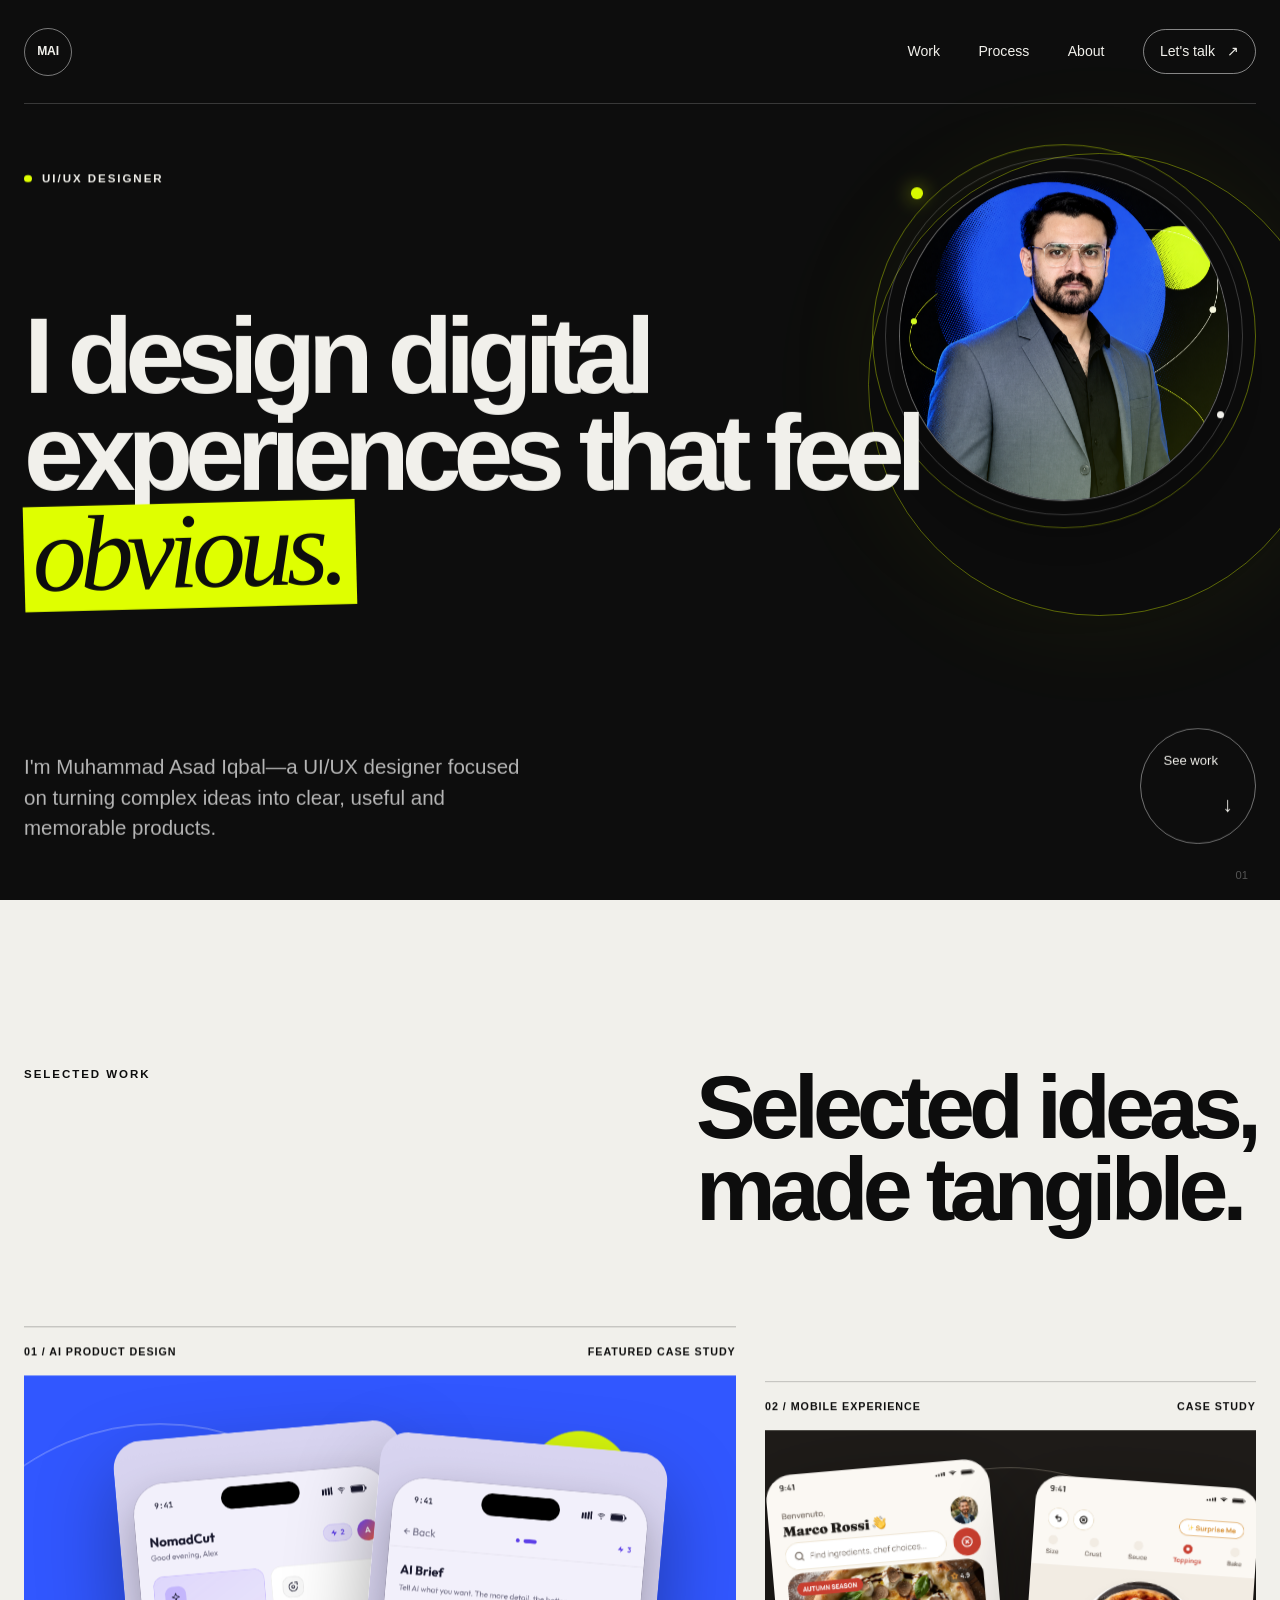
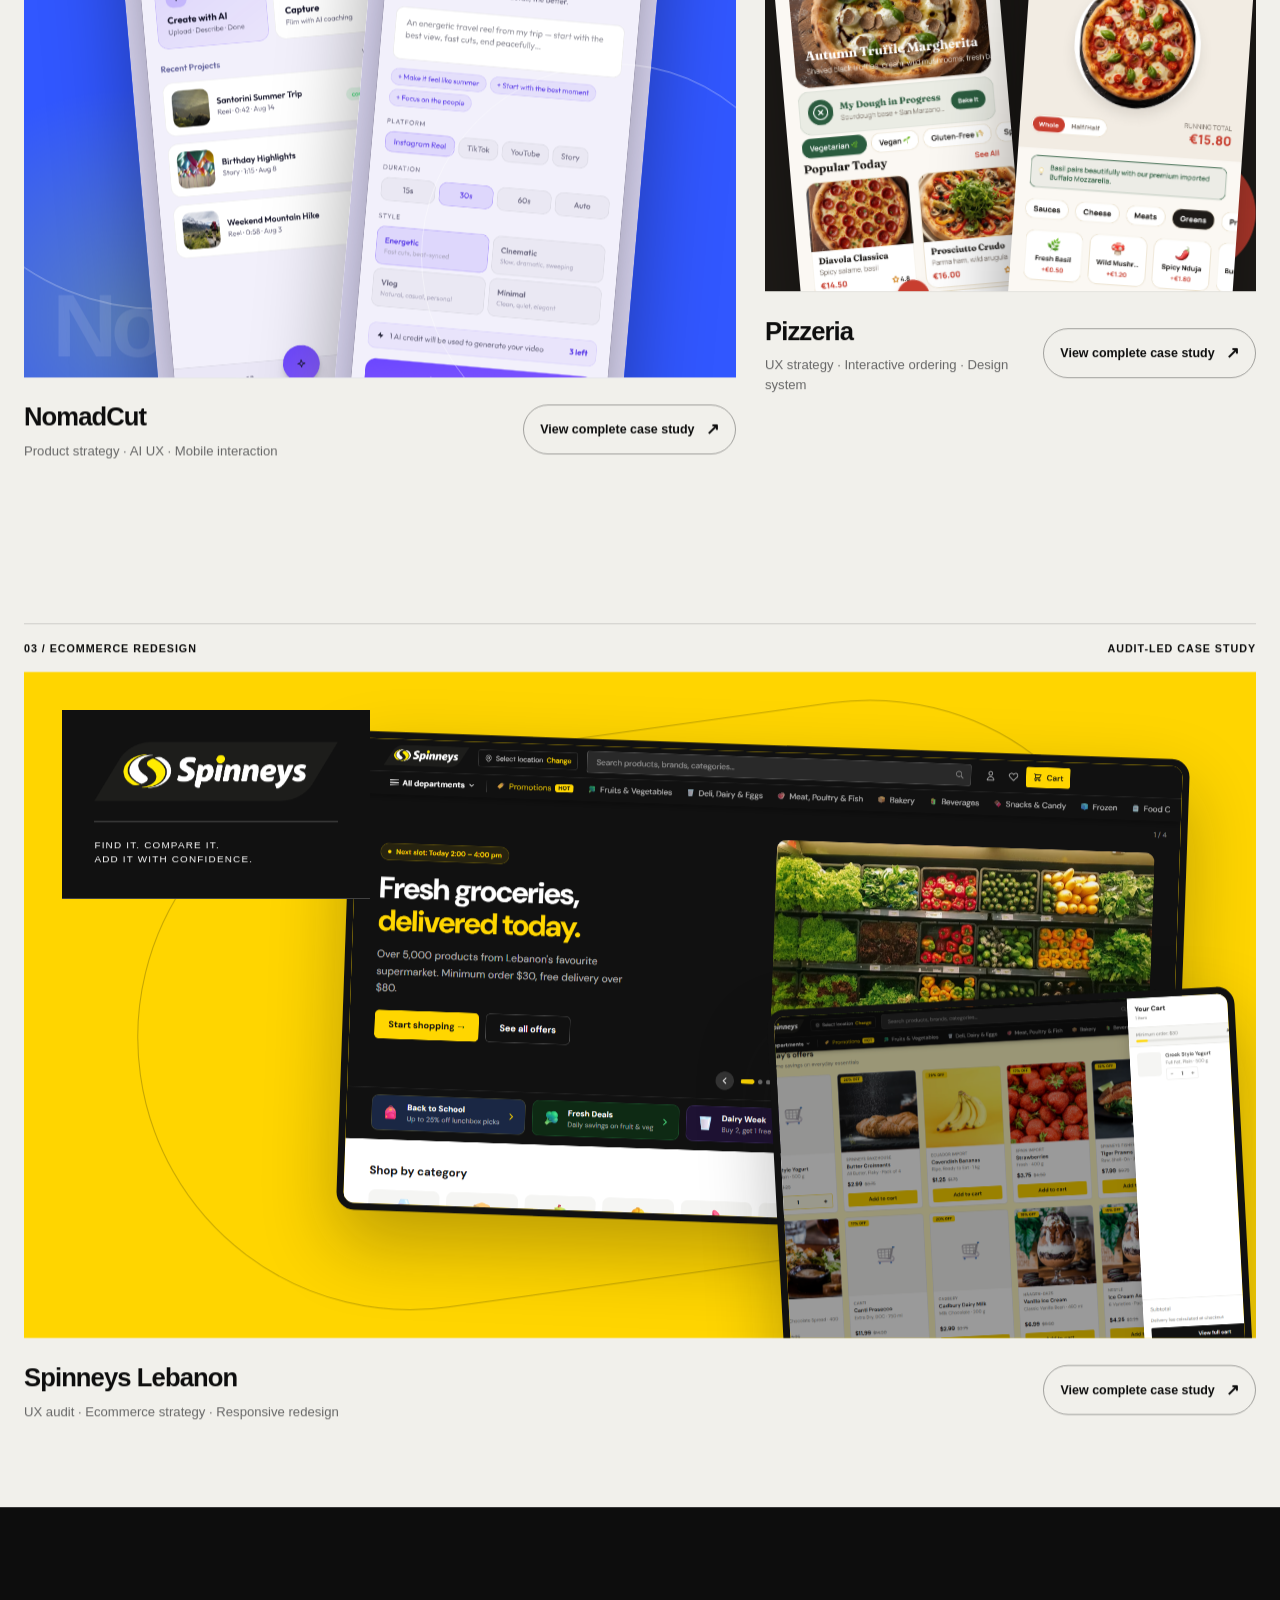
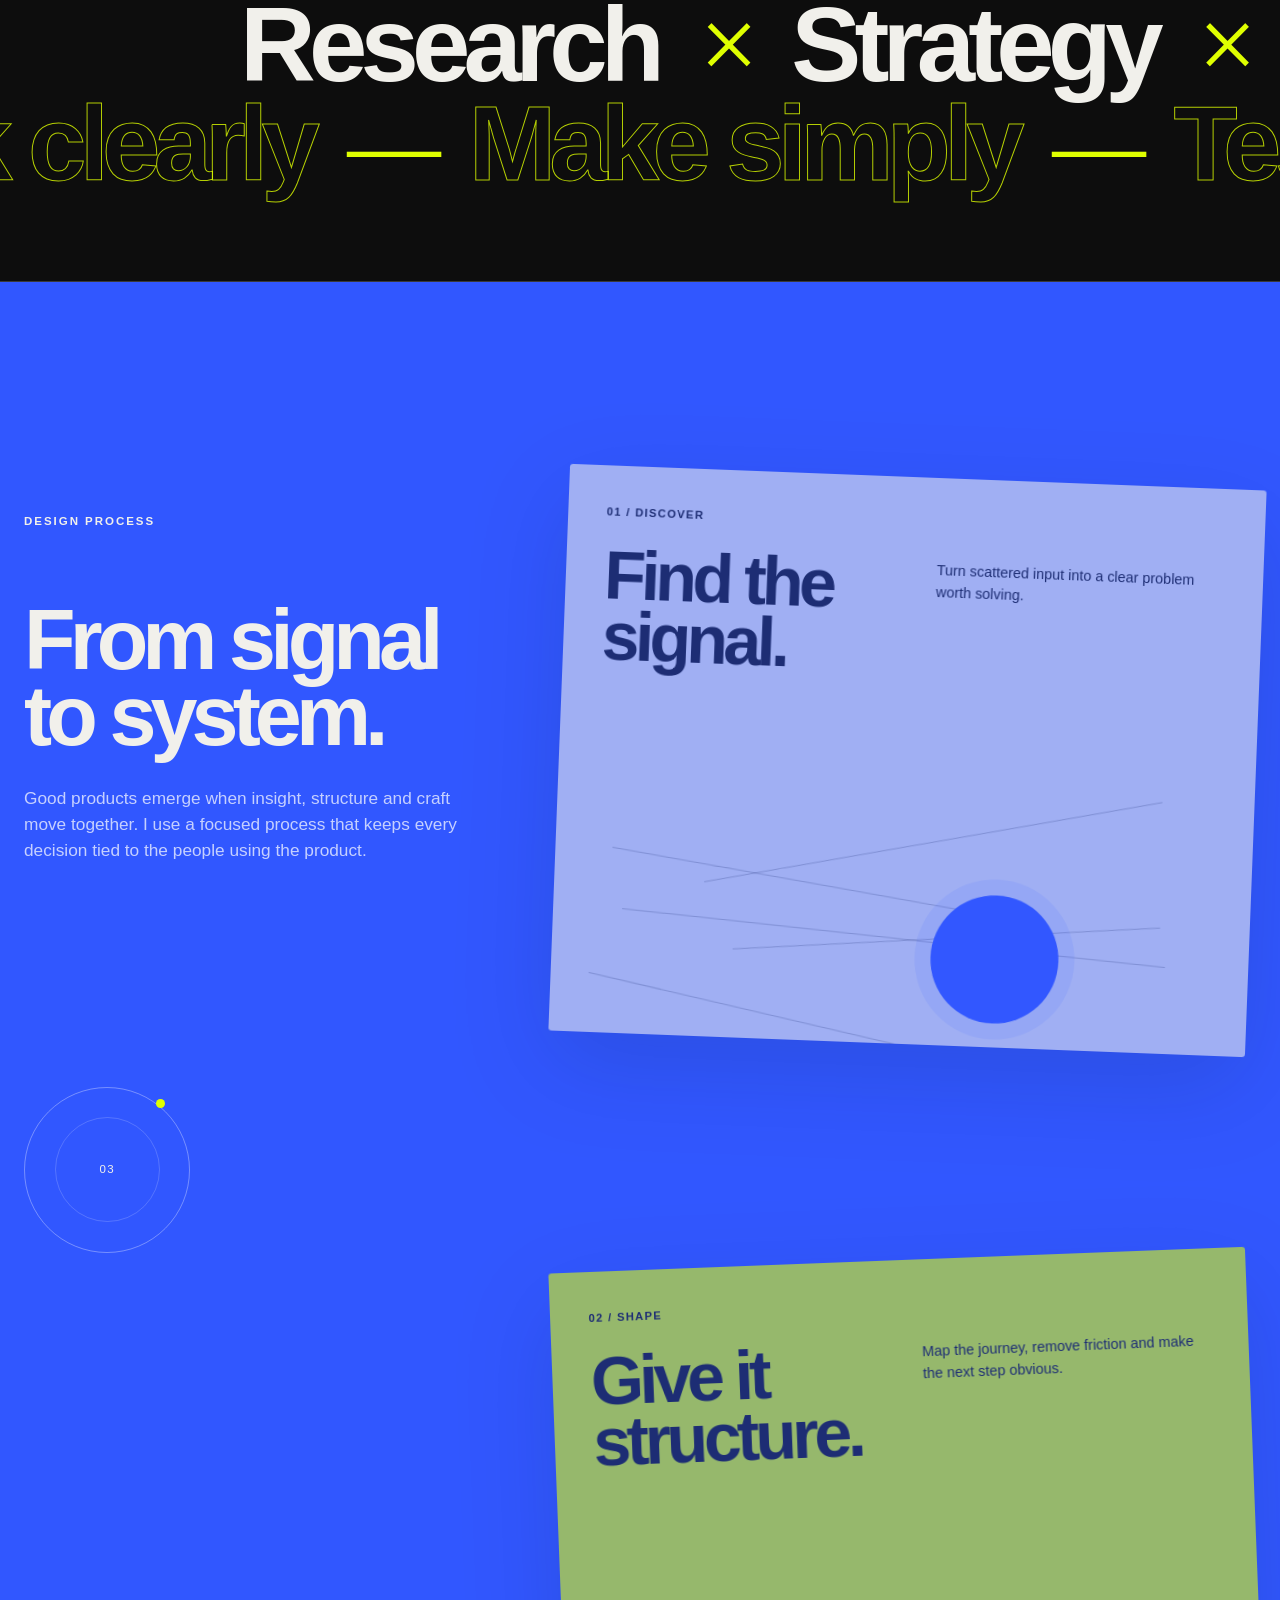
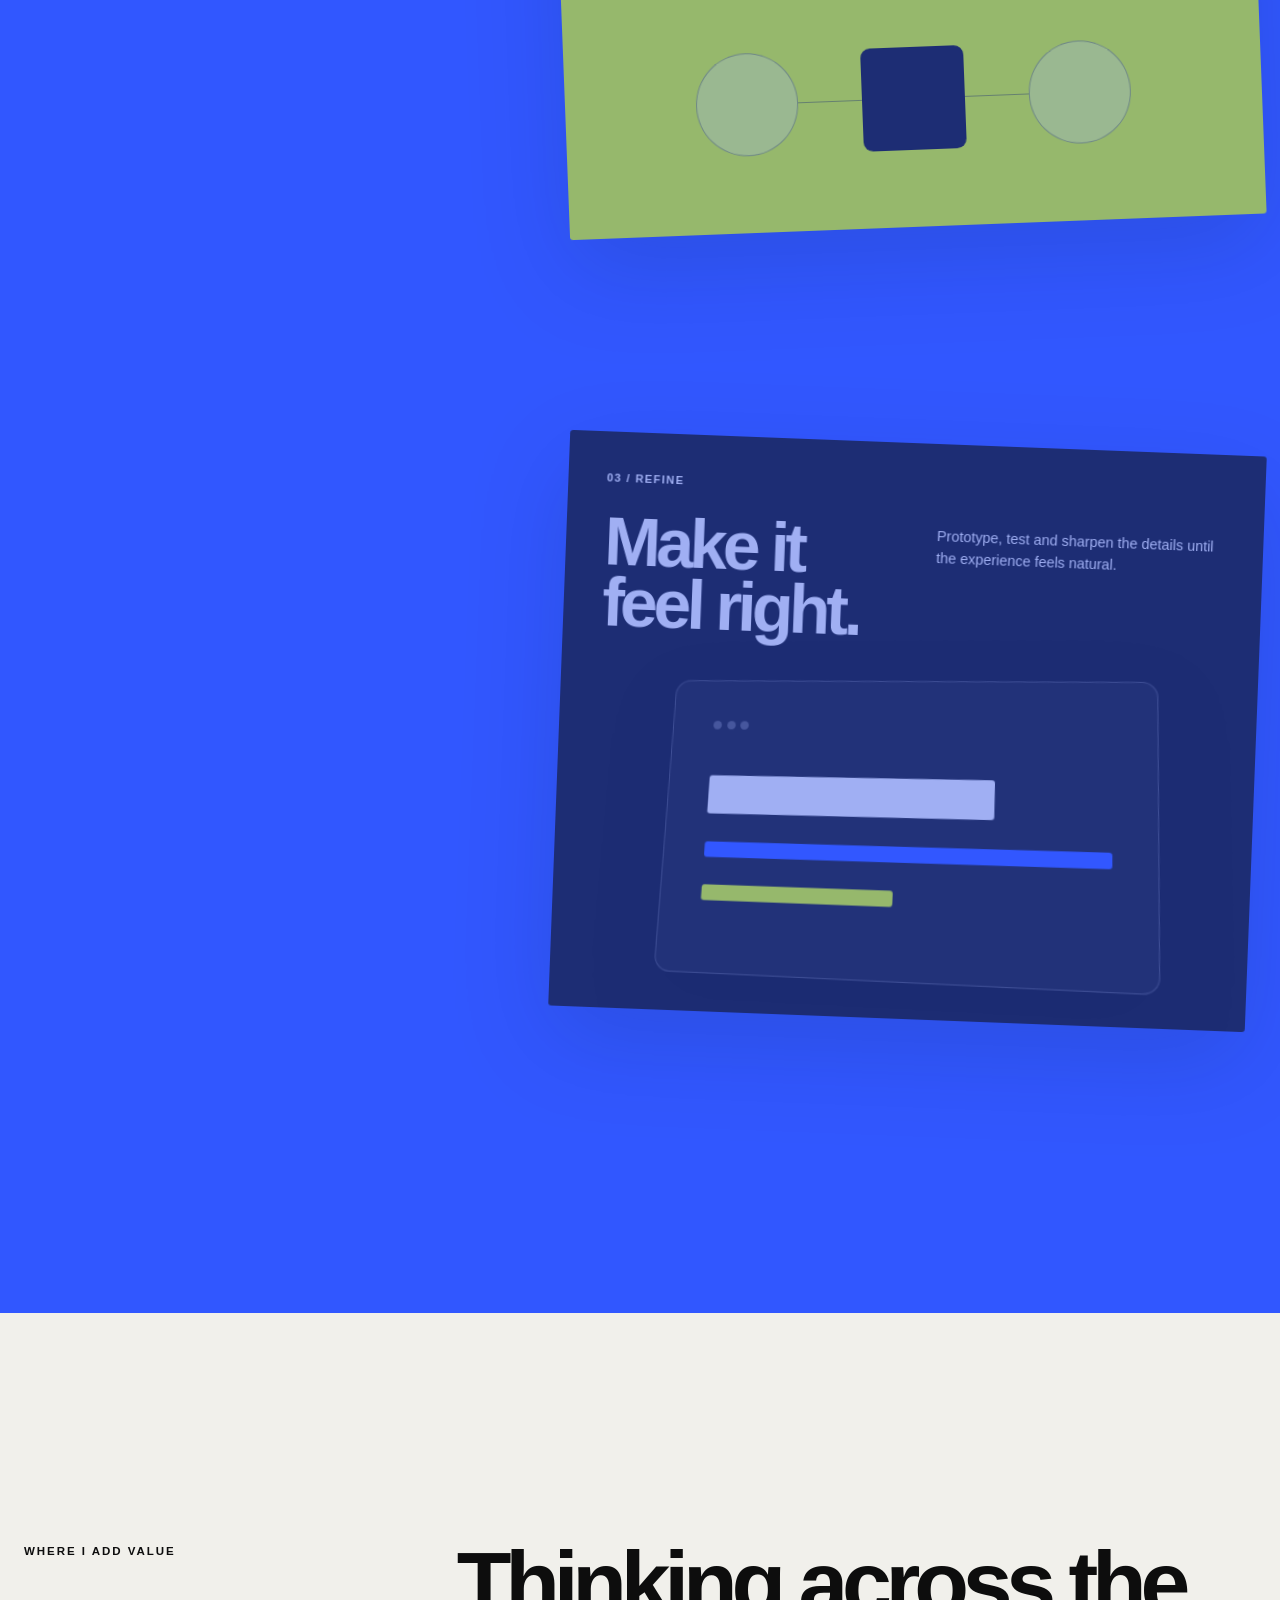
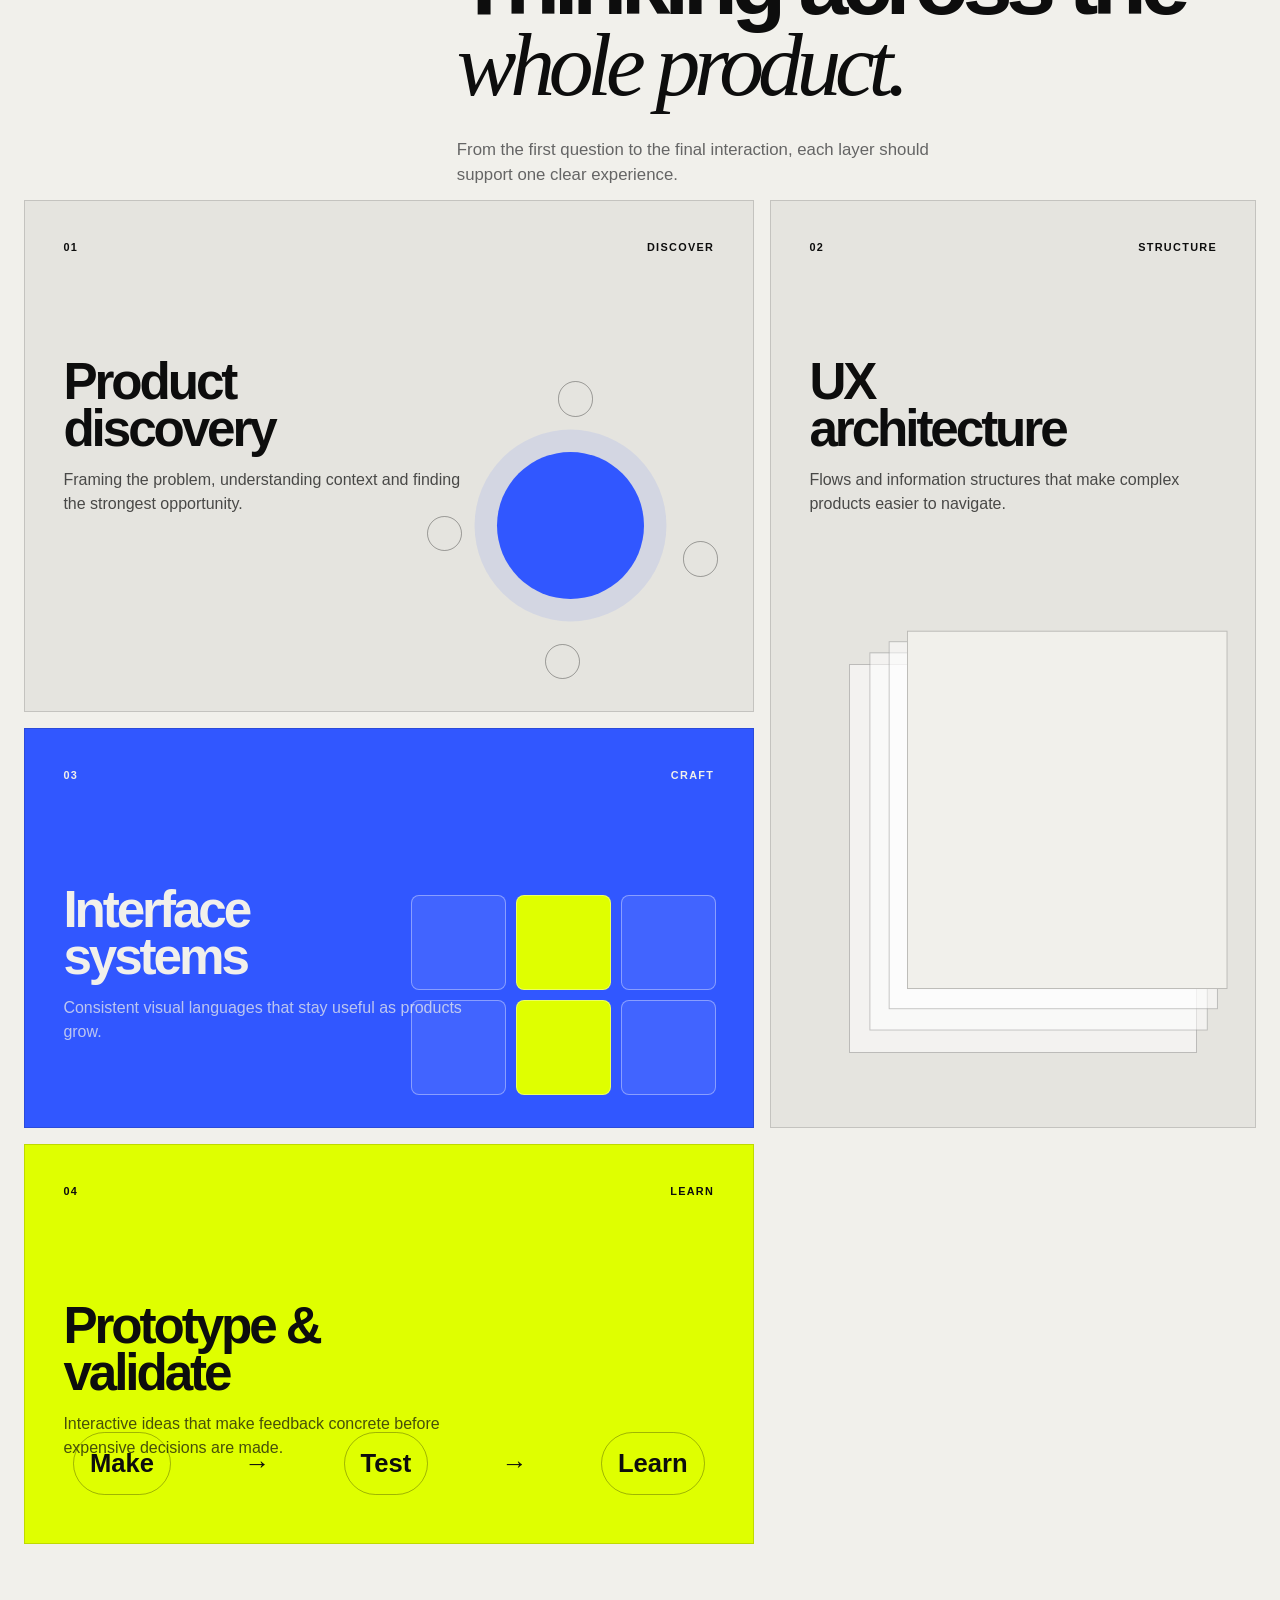
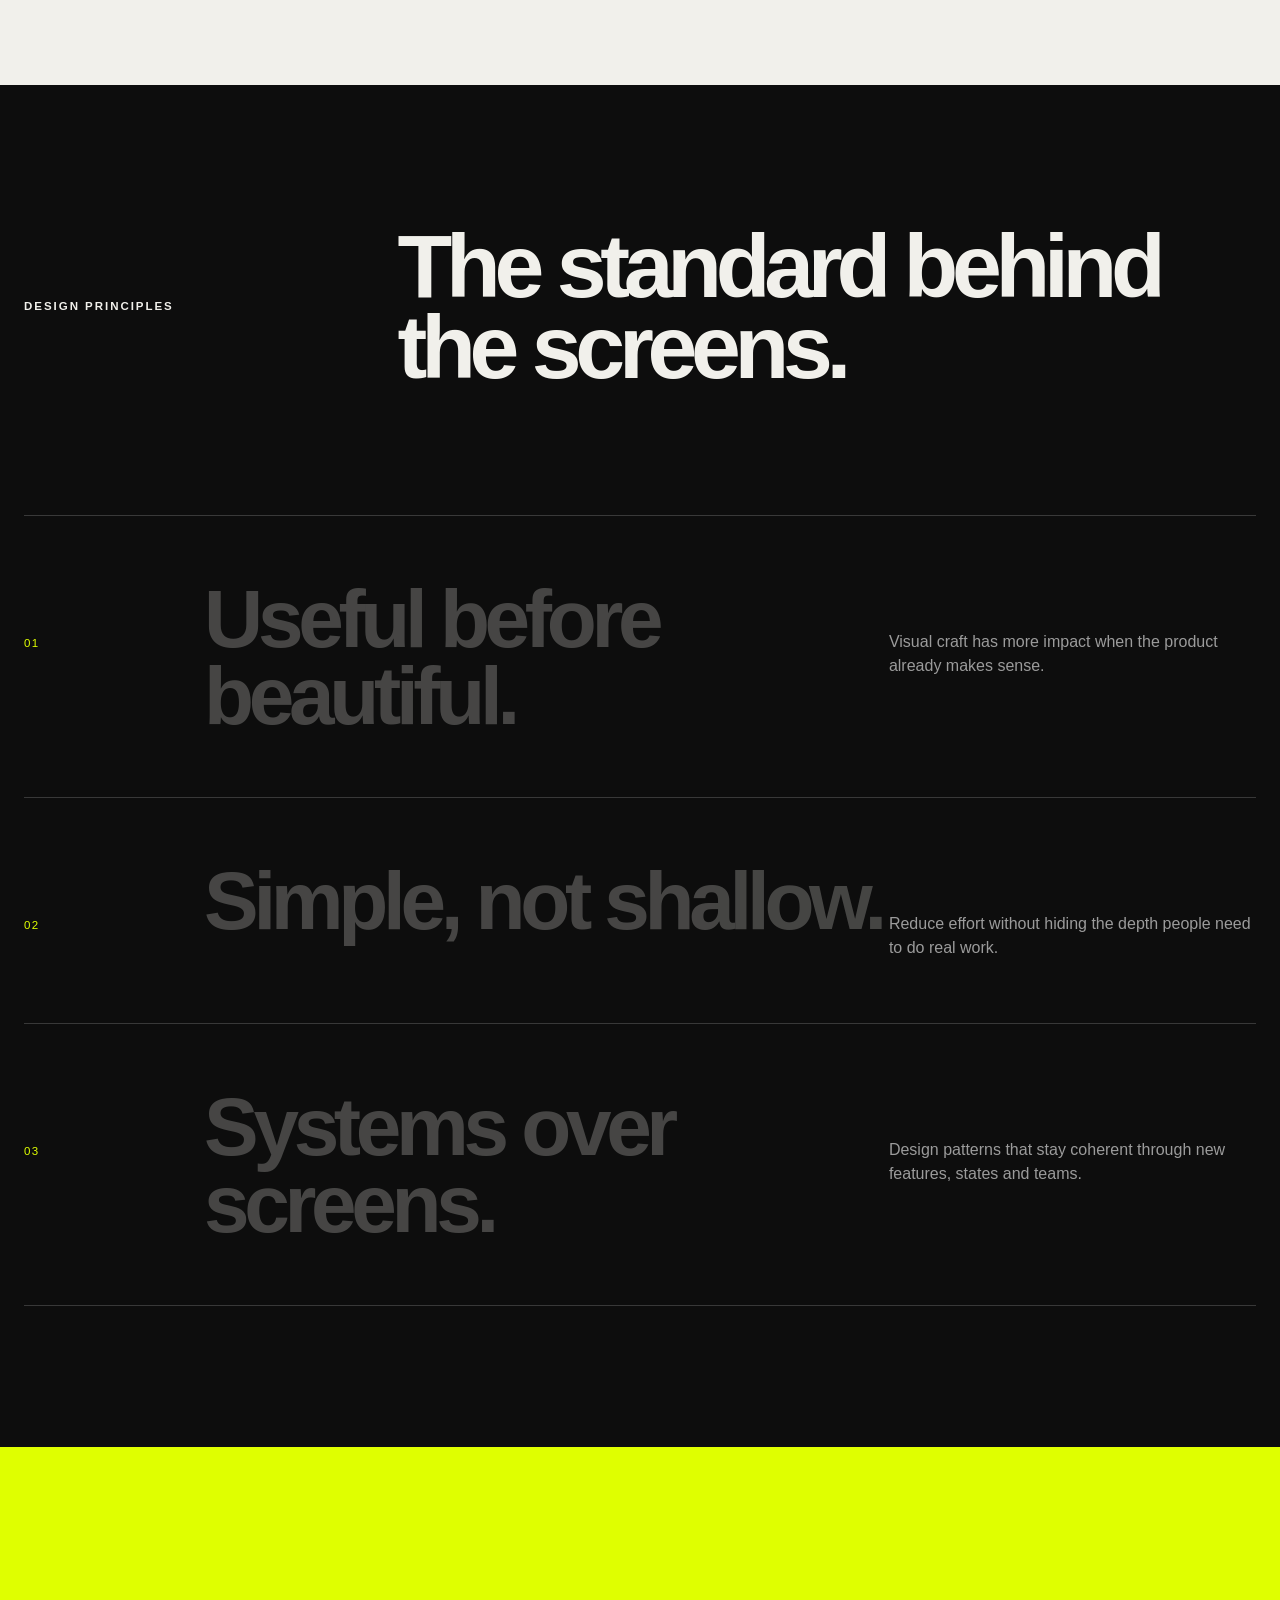
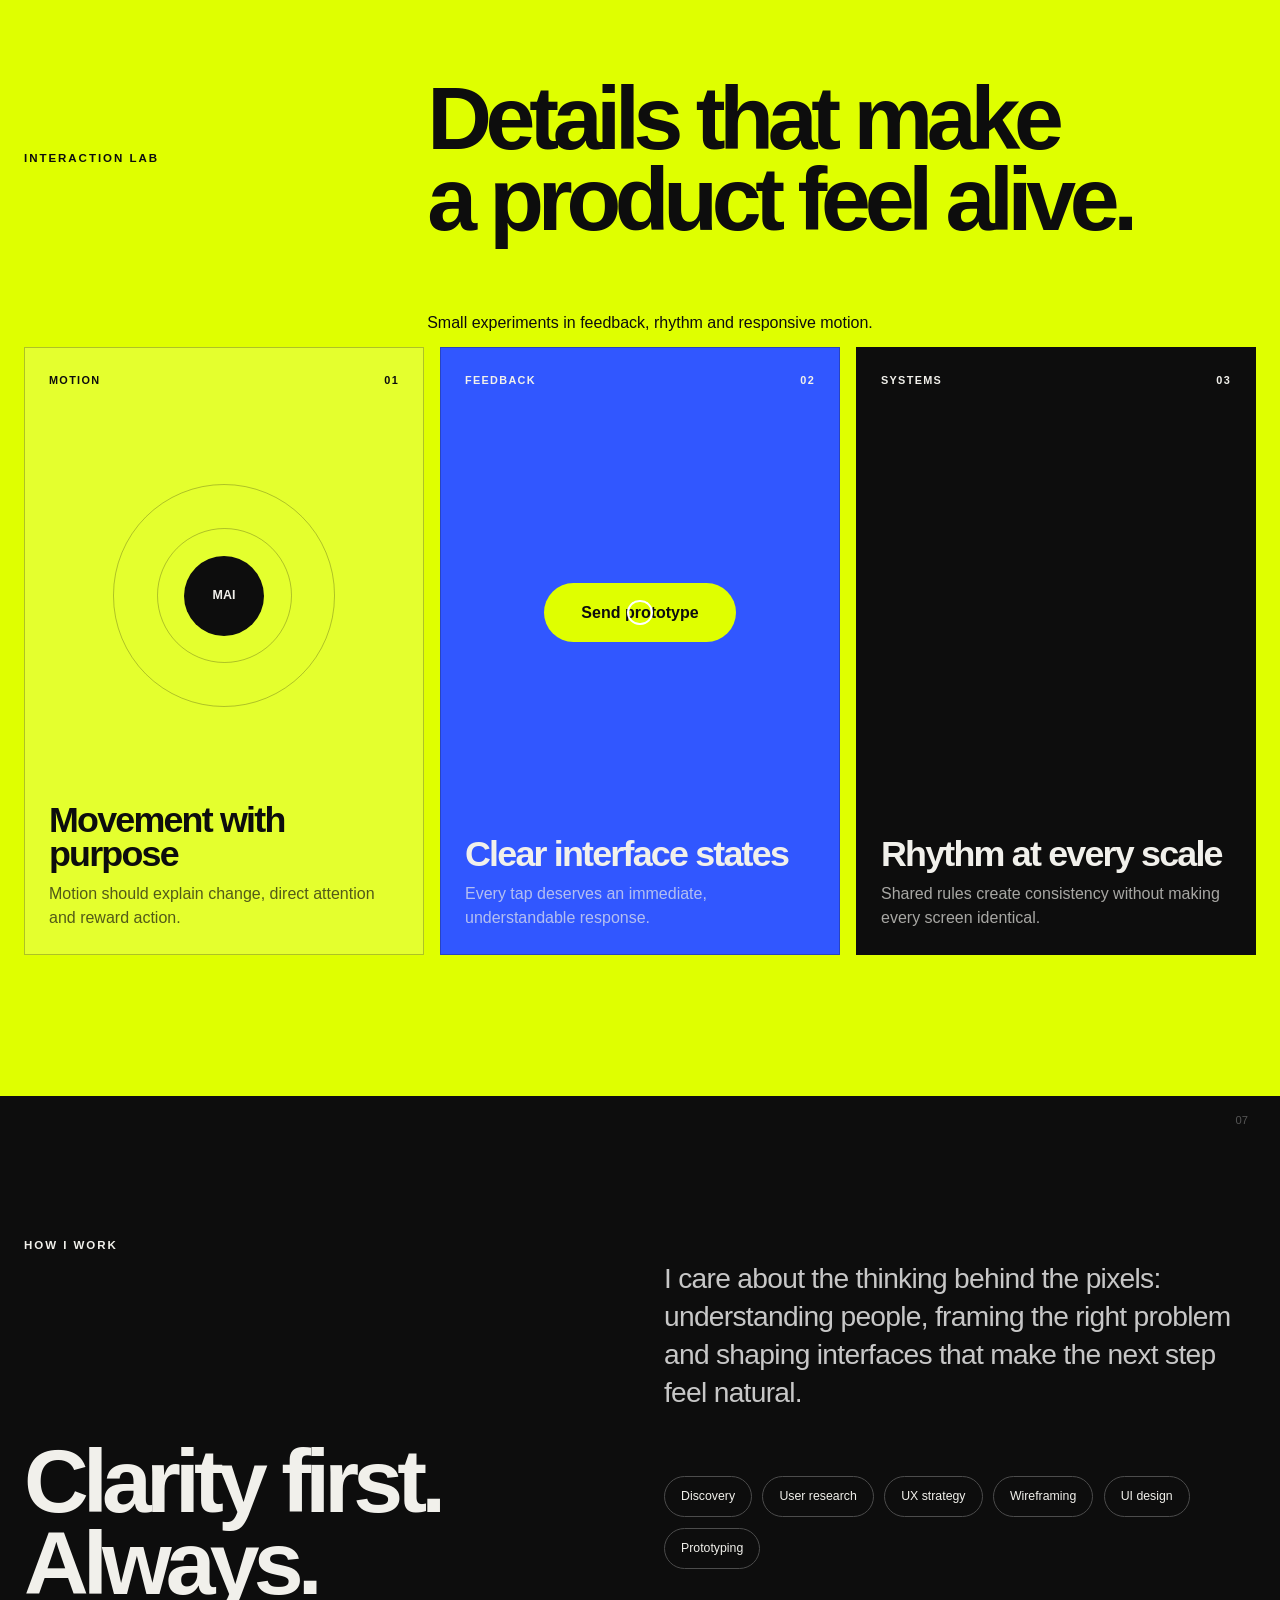
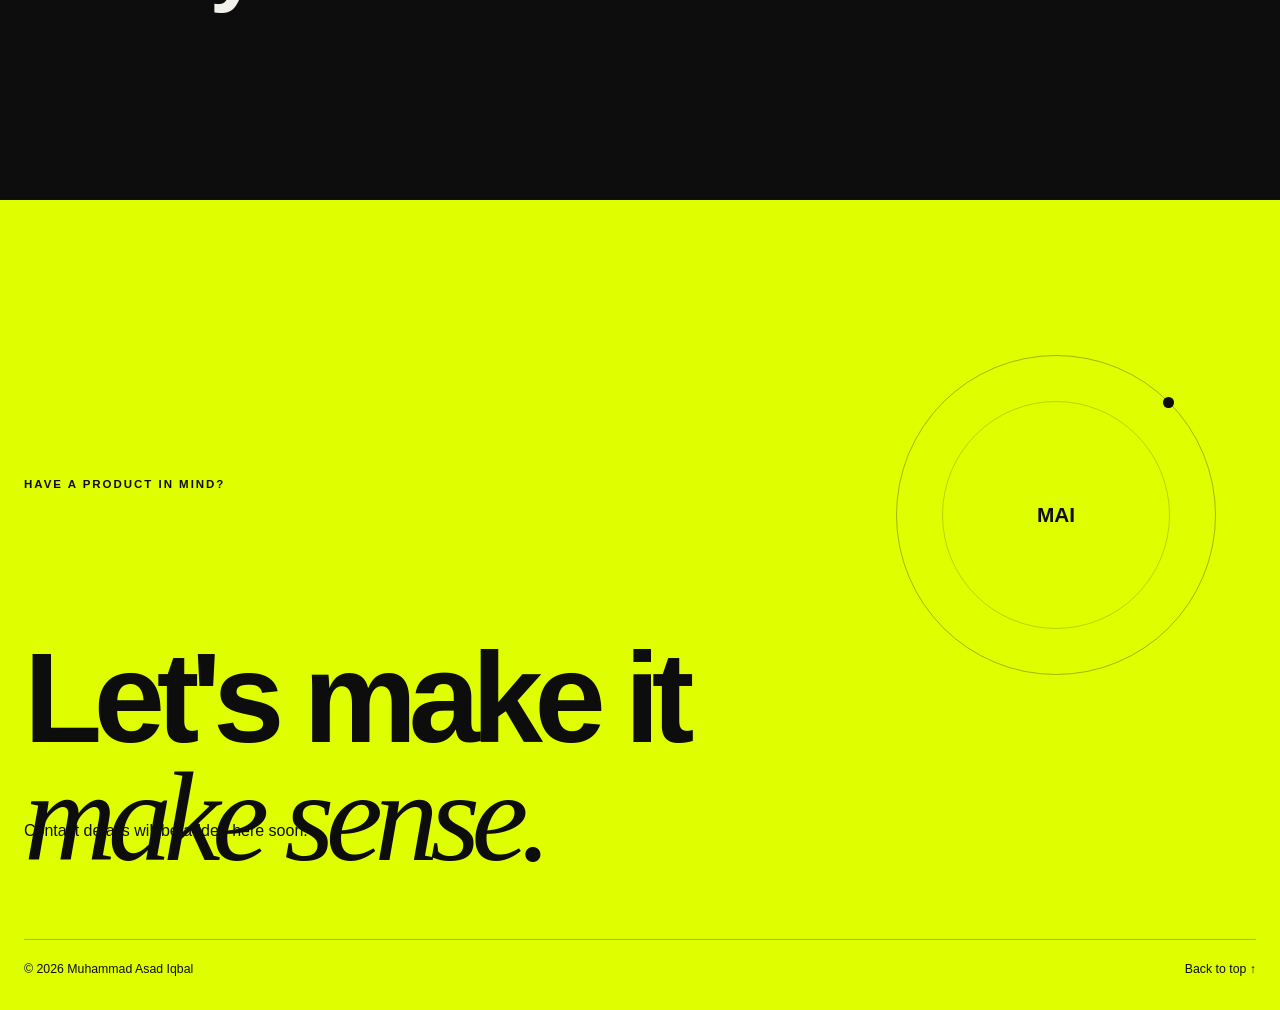
<file: index.html>
<!doctype html>
<html lang="en">
  <head>
    <meta charset="UTF-8" />
    <meta name="viewport" content="width=device-width, initial-scale=1.0" />
    <meta
      name="description"
      content="Muhammad Asad Iqbal is a UI/UX designer creating clear, thoughtful digital experiences."
    />
    <meta name="theme-color" content="#0d0d0d" />
    <title>Muhammad Asad Iqbal — UI/UX Designer</title>
    <link rel="stylesheet" href="styles.css?v=20260921-5" />
    <link rel="icon" type="image/svg+xml" href="favicon.svg" />
  </head>
  <body>
    <a class="skip-link" href="#main">Skip to content</a>
    <div class="scroll-progress" aria-hidden="true"></div>

    <header class="site-header" aria-label="Primary navigation">
      <a class="monogram" href="#top" aria-label="Muhammad Asad Iqbal, home">MAI</a>
      <nav>
        <a href="#work">Work</a>
        <a href="#process">Process</a>
        <a href="#about">About</a>
        <a class="nav-cta" href="#contact">Let's talk <span aria-hidden="true">↗</span></a>
      </nav>
    </header>

    <main id="main">
      <section class="hero" id="top" aria-labelledby="hero-title">
        <div class="hero-kicker reveal" data-parallax-speed="-0.035">
          <span class="status-dot" aria-hidden="true"></span>
          <span>UI/UX designer</span>
        </div>

        <figure class="hero-portrait" data-parallax-speed="0.115">
          <div class="portrait-orbit portrait-orbit--outer" aria-hidden="true"></div>
          <div class="portrait-shell">
            <img
              src="hero-profile-v3.png"
              alt="Muhammad Asad Iqbal"
              width="720"
              height="1280"
            />
          </div>
          <div class="portrait-orbit portrait-orbit--inner" aria-hidden="true"></div>
        </figure>

        <h1 id="hero-title" class="reveal" data-parallax-speed="0.045">
          I design digital<br />
          experiences that feel
          <span class="highlight">obvious.</span>
        </h1>

        <div class="hero-footer reveal" data-parallax-speed="-0.025">
          <p>
            I'm Muhammad Asad Iqbal—a UI/UX designer focused on turning complex
            ideas into clear, useful and memorable products.
          </p>
          <a class="circle-link" href="#work" aria-label="See selected work">
            <span>See work</span>
            <span aria-hidden="true">↓</span>
          </a>
        </div>

        <div class="hero-index" aria-hidden="true">01</div>
      </section>

      <section class="work-section" id="work" aria-labelledby="work-title">
        <div class="section-heading reveal" data-parallax-speed="0.035">
          <p class="eyebrow">Selected work</p>
          <h2 id="work-title">Selected ideas,<br />made tangible.</h2>
        </div>

        <div class="project-grid">
          <article class="project-card project-card--primary reveal" data-parallax-speed="0.025">
            <div class="project-meta">
              <span>01 / AI product design</span>
              <span>Featured case study</span>
            </div>
            <a class="project-feature" href="nomadcut.html" aria-label="Read the complete NomadCut case study">
              <div class="project-visual project-visual--nomadcut" aria-hidden="true">
                <span class="nomadcut-wordmark">NomadCut</span>
                <img
                  class="nomadcut-cover nomadcut-cover--home"
                  src="assets/nomadcut/nomadcut-home.png"
                  alt=""
                  width="440"
                  height="956"
                />
                <img
                  class="nomadcut-cover nomadcut-cover--brief"
                  src="assets/nomadcut/nomadcut-ai-brief.png"
                  alt=""
                  width="440"
                  height="956"
                />
              </div>
              <div class="project-copy">
                <div>
                  <h3>NomadCut</h3>
                  <p>Product strategy · AI UX · Mobile interaction</p>
                </div>
                <span class="project-case-link">View complete case study <i aria-hidden="true">↗</i></span>
              </div>
            </a>
          </article>

          <article class="project-card project-card--secondary reveal" data-parallax-speed="-0.035">
            <div class="project-meta">
              <span>02 / Mobile experience</span>
              <span>Case study</span>
            </div>
            <a class="project-feature" href="pizzeria.html" aria-label="Read the complete Pizzeria case study">
              <div class="phone-stage pizzeria-stage" aria-hidden="true">
                <span class="pizzeria-mark">Pizzeria</span>
                <img
                  class="pizzeria-cover pizzeria-cover--home"
                  src="assets/pizzeria/pizzeria-home.png"
                  alt=""
                  width="390"
                  height="844"
                />
                <img
                  class="pizzeria-cover pizzeria-cover--builder"
                  src="assets/pizzeria/pizzeria-builder.png"
                  alt=""
                  width="390"
                  height="1000"
                />
              </div>
              <div class="project-copy">
                <div>
                  <h3>Pizzeria</h3>
                  <p>UX strategy · Interactive ordering · Design system</p>
                </div>
                <span class="project-case-link">View complete case study <i aria-hidden="true">↗</i></span>
              </div>
            </a>
          </article>

          <article class="project-card project-card--spinneys reveal" data-parallax-speed="0.025">
            <div class="project-meta">
              <span>03 / Ecommerce redesign</span>
              <span>Audit-led case study</span>
            </div>
            <a class="project-feature" href="spinneys.html" aria-label="Read the complete Spinneys Lebanon redesign case study">
              <div class="spinneys-stage" aria-hidden="true">
                <div class="spinneys-stage__brand">
                  <img src="assets/spinneys/logo.png" alt="" width="786" height="190" />
                  <span>Find it. Compare it.<br />Add it with confidence.</span>
                </div>
                <div class="spinneys-stage__screen spinneys-stage__screen--home">
                  <img src="assets/spinneys/spinneys-home.png" alt="" width="1440" height="1000" />
                </div>
                <div class="spinneys-stage__screen spinneys-stage__screen--cart">
                  <img src="assets/spinneys/spinneys-cart-drawer.png" alt="" width="1440" height="1000" />
                </div>
              </div>
              <div class="project-copy">
                <div>
                  <h3>Spinneys Lebanon</h3>
                  <p>UX audit · Ecommerce strategy · Responsive redesign</p>
                </div>
                <span class="project-case-link">View complete case study <i aria-hidden="true">↗</i></span>
              </div>
            </a>
          </article>
        </div>
      </section>

      <section class="kinetic-section" aria-label="Design disciplines">
        <div class="kinetic-row" data-kinetic-speed="-0.16" aria-hidden="true">
          <div class="kinetic-track">
            <span>Research</span><i>×</i><span>Strategy</span><i>×</i><span>Interface</span><i>×</i><span>Prototype</span><i>×</i>
            <span>Research</span><i>×</i><span>Strategy</span><i>×</i><span>Interface</span><i>×</i><span>Prototype</span><i>×</i>
          </div>
        </div>
        <div class="kinetic-row kinetic-row--reverse" data-kinetic-speed="0.12" aria-hidden="true">
          <div class="kinetic-track">
            <span>Think clearly</span><i>—</i><span>Make simply</span><i>—</i><span>Test honestly</span><i>—</i>
            <span>Think clearly</span><i>—</i><span>Make simply</span><i>—</i><span>Test honestly</span><i>—</i>
          </div>
        </div>
      </section>

      <section class="process-section" id="process" aria-labelledby="process-title">
        <header class="process-intro reveal" data-parallax-speed="0.025">
          <p class="eyebrow">Design process</p>
          <h2 id="process-title">From signal<br />to system.</h2>
          <p class="process-lede">
            Good products emerge when insight, structure and craft move together.
            I use a focused process that keeps every decision tied to the people
            using the product.
          </p>
          <div class="process-ring" aria-hidden="true"><span>03</span></div>
        </header>

        <div class="process-stack">
          <article class="process-card process-card--discover" data-scroll-card style="--card-index: 0">
            <div class="process-card-copy">
              <span class="process-step">01 / Discover</span>
              <h3>Find the signal.</h3>
              <p>Turn scattered input into a clear problem worth solving.</p>
            </div>
            <div class="process-visual process-visual--signal" aria-hidden="true">
              <span></span><span></span><span></span><span></span><span></span>
              <b></b>
            </div>
          </article>

          <article class="process-card process-card--shape" data-scroll-card style="--card-index: 1">
            <div class="process-card-copy">
              <span class="process-step">02 / Shape</span>
              <h3>Give it structure.</h3>
              <p>Map the journey, remove friction and make the next step obvious.</p>
            </div>
            <div class="process-visual process-visual--flow" aria-hidden="true">
              <span></span><i></i><span></span><i></i><span></span>
            </div>
          </article>

          <article class="process-card process-card--refine" data-scroll-card style="--card-index: 2">
            <div class="process-card-copy">
              <span class="process-step">03 / Refine</span>
              <h3>Make it feel right.</h3>
              <p>Prototype, test and sharpen the details until the experience feels natural.</p>
            </div>
            <div class="process-visual process-visual--polish" aria-hidden="true">
              <div><span></span><span></span><span></span></div>
              <b></b><b></b><b></b>
            </div>
          </article>
        </div>
      </section>

      <section class="expertise-section" aria-labelledby="expertise-title">
        <div class="expertise-heading reveal" data-parallax-speed="0.025">
          <p class="eyebrow">Where I add value</p>
          <h2 id="expertise-title">Thinking across the<br /><em>whole product.</em></h2>
          <p>
            From the first question to the final interaction, each layer should
            support one clear experience.
          </p>
        </div>

        <div class="expertise-grid">
          <article class="expertise-card expertise-card--wide reveal" data-spotlight-card>
            <div class="expertise-topline"><span>01</span><span>Discover</span></div>
            <h3>Product discovery</h3>
            <p>Framing the problem, understanding context and finding the strongest opportunity.</p>
            <div class="discovery-map" aria-hidden="true"><i></i><i></i><i></i><i></i><b></b></div>
          </article>

          <article class="expertise-card expertise-card--tall reveal" data-spotlight-card>
            <div class="expertise-topline"><span>02</span><span>Structure</span></div>
            <h3>UX architecture</h3>
            <p>Flows and information structures that make complex products easier to navigate.</p>
            <div class="architecture-stack" aria-hidden="true"><span></span><span></span><span></span><span></span></div>
          </article>

          <article class="expertise-card expertise-card--blue reveal" data-spotlight-card>
            <div class="expertise-topline"><span>03</span><span>Craft</span></div>
            <h3>Interface systems</h3>
            <p>Consistent visual languages that stay useful as products grow.</p>
            <div class="system-grid" aria-hidden="true"><i></i><i></i><i></i><i></i><i></i><i></i></div>
          </article>

          <article class="expertise-card expertise-card--acid reveal" data-spotlight-card>
            <div class="expertise-topline"><span>04</span><span>Learn</span></div>
            <h3>Prototype & validate</h3>
            <p>Interactive ideas that make feedback concrete before expensive decisions are made.</p>
            <div class="prototype-loop" aria-hidden="true"><span>Make</span><i>→</i><span>Test</span><i>→</i><span>Learn</span></div>
          </article>
        </div>
      </section>

      <section class="principles-section" aria-labelledby="principles-title">
        <header class="principles-heading reveal">
          <p class="eyebrow">Design principles</p>
          <h2 id="principles-title">The standard behind<br />the screens.</h2>
        </header>

        <div class="principles-list">
          <article class="principle-row" data-principle>
            <span class="principle-number">01</span>
            <h3>Useful before beautiful.</h3>
            <p>Visual craft has more impact when the product already makes sense.</p>
            <div class="principle-line" aria-hidden="true"></div>
          </article>
          <article class="principle-row" data-principle>
            <span class="principle-number">02</span>
            <h3>Simple, not shallow.</h3>
            <p>Reduce effort without hiding the depth people need to do real work.</p>
            <div class="principle-line" aria-hidden="true"></div>
          </article>
          <article class="principle-row" data-principle>
            <span class="principle-number">03</span>
            <h3>Systems over screens.</h3>
            <p>Design patterns that stay coherent through new features, states and teams.</p>
            <div class="principle-line" aria-hidden="true"></div>
          </article>
        </div>
      </section>

      <section class="lab-section" aria-labelledby="lab-title">
        <div class="lab-heading reveal" data-parallax-speed="0.025">
          <p class="eyebrow">Interaction lab</p>
          <h2 id="lab-title">Details that make<br />a product feel alive.</h2>
          <p>Small experiments in feedback, rhythm and responsive motion.</p>
        </div>

        <div class="lab-grid">
          <article class="lab-card lab-card--orbit reveal">
            <div class="lab-meta"><span>Motion</span><span>01</span></div>
            <div class="lab-demo orbit-demo" aria-hidden="true">
              <div class="orbit-core">MAI</div>
              <span></span><span></span><span></span>
            </div>
            <h3>Movement with purpose</h3>
            <p>Motion should explain change, direct attention and reward action.</p>
          </article>

          <article class="lab-card lab-card--states reveal">
            <div class="lab-meta"><span>Feedback</span><span>02</span></div>
            <div class="lab-demo state-demo" aria-hidden="true">
              <button tabindex="-1"><span>Send prototype</span><i>✓</i></button>
              <div class="state-cursor"></div>
            </div>
            <h3>Clear interface states</h3>
            <p>Every tap deserves an immediate, understandable response.</p>
          </article>

          <article class="lab-card lab-card--tokens reveal">
            <div class="lab-meta"><span>Systems</span><span>03</span></div>
            <div class="lab-demo token-demo" aria-hidden="true">
              <i></i><i></i><i></i><i></i><i></i><i></i><i></i><i></i>
            </div>
            <h3>Rhythm at every scale</h3>
            <p>Shared rules create consistency without making every screen identical.</p>
          </article>
        </div>
      </section>

      <section class="about-section" id="about" aria-labelledby="about-title">
        <div class="about-number" aria-hidden="true">07</div>
        <p class="eyebrow reveal">How I work</p>
        <div class="about-grid">
          <h2 id="about-title" class="reveal" data-parallax-speed="0.035">Clarity first.<br />Always.</h2>
          <div class="about-copy reveal" data-parallax-speed="-0.025">
            <p>
              I care about the thinking behind the pixels: understanding people,
              framing the right problem and shaping interfaces that make the next
              step feel natural.
            </p>
            <div class="capabilities" aria-label="Design capabilities">
              <span>Discovery</span>
              <span>User research</span>
              <span>UX strategy</span>
              <span>Wireframing</span>
              <span>UI design</span>
              <span>Prototyping</span>
            </div>
          </div>
        </div>
      </section>

      <section class="contact-section" id="contact" aria-labelledby="contact-title">
        <div class="contact-orbit" data-parallax-speed="0.08" aria-hidden="true"><span>MAI</span></div>
        <p class="eyebrow reveal">Have a product in mind?</p>
        <h2 id="contact-title" class="reveal" data-parallax-speed="0.035">Let's make it<br /><em>make sense.</em></h2>
        <p class="contact-note reveal">
          Contact details will be added here soon.
        </p>
        <div class="contact-footer">
          <p>© <span id="year">2026</span> Muhammad Asad Iqbal</p>
          <a href="#top">Back to top <span aria-hidden="true">↑</span></a>
        </div>
      </section>
    </main>

    <script src="script.js?v=20260921-5"></script>
  </body>
</html>
</file>
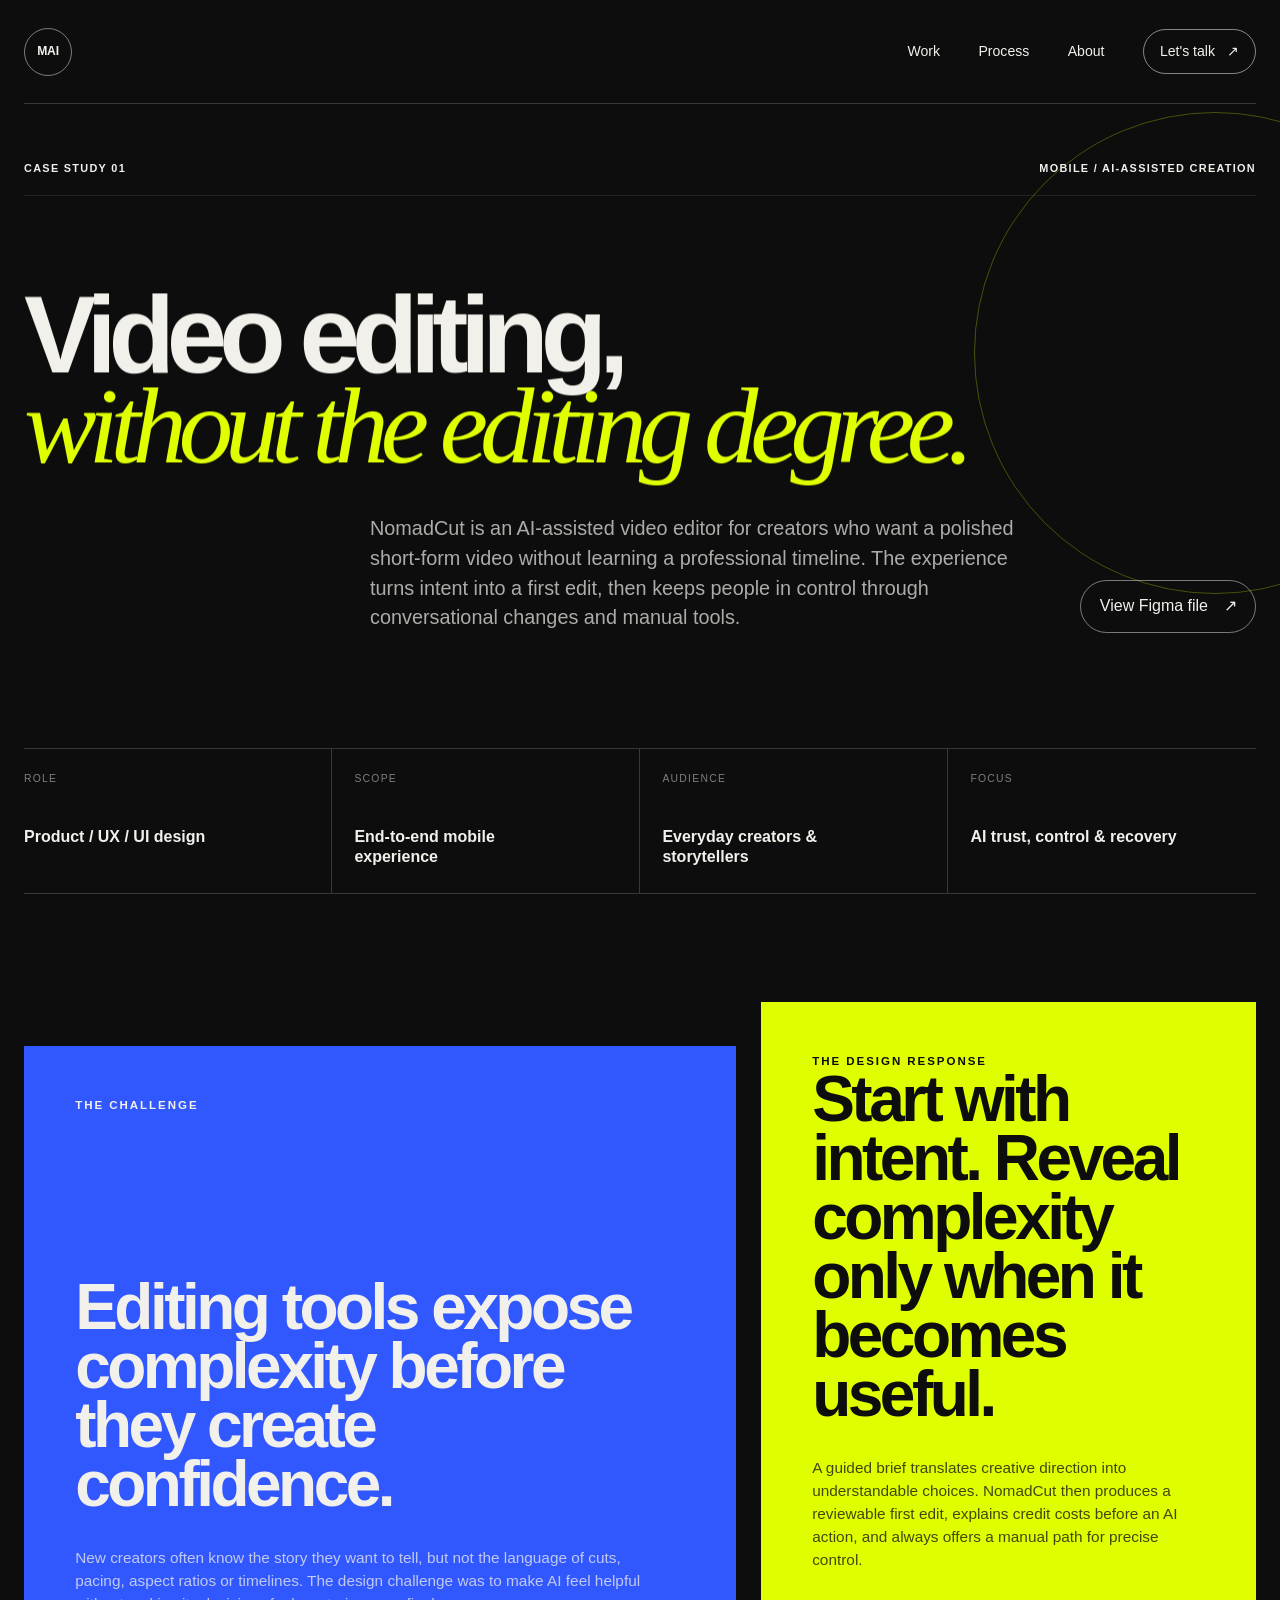
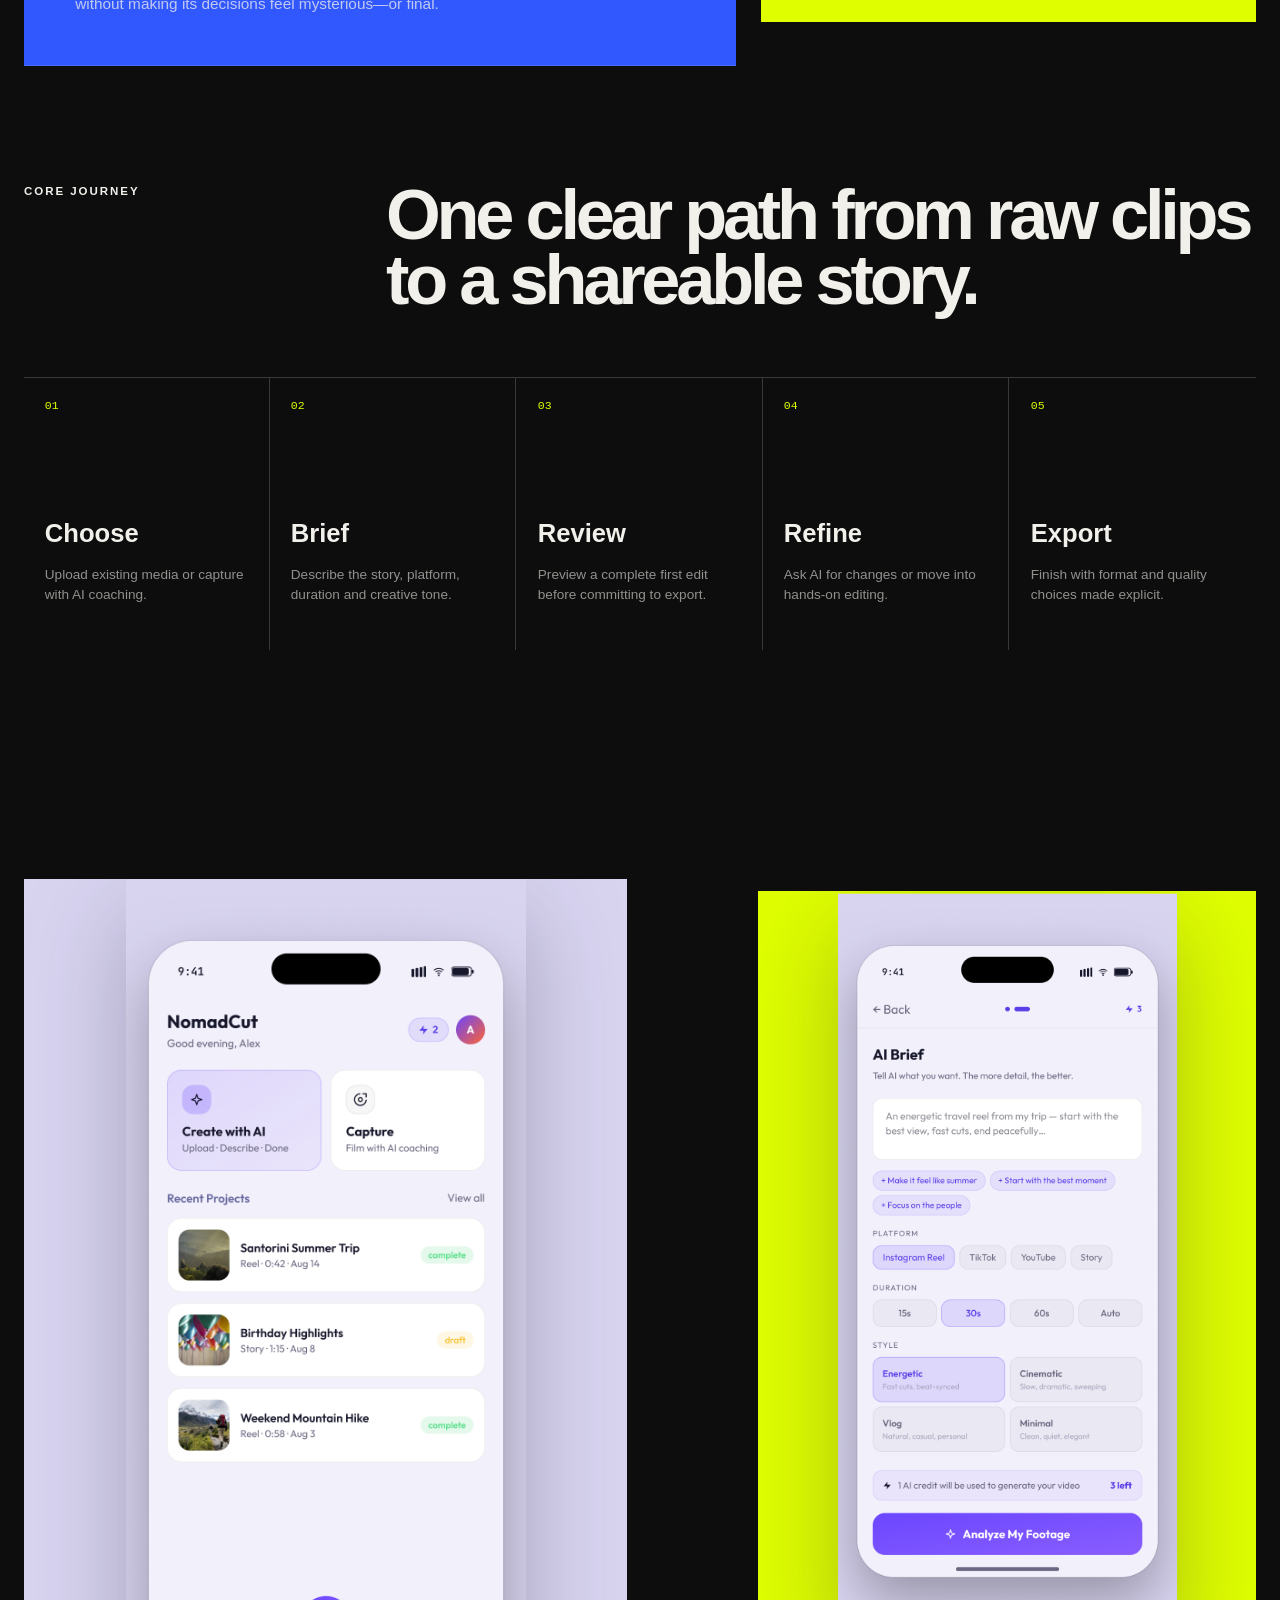
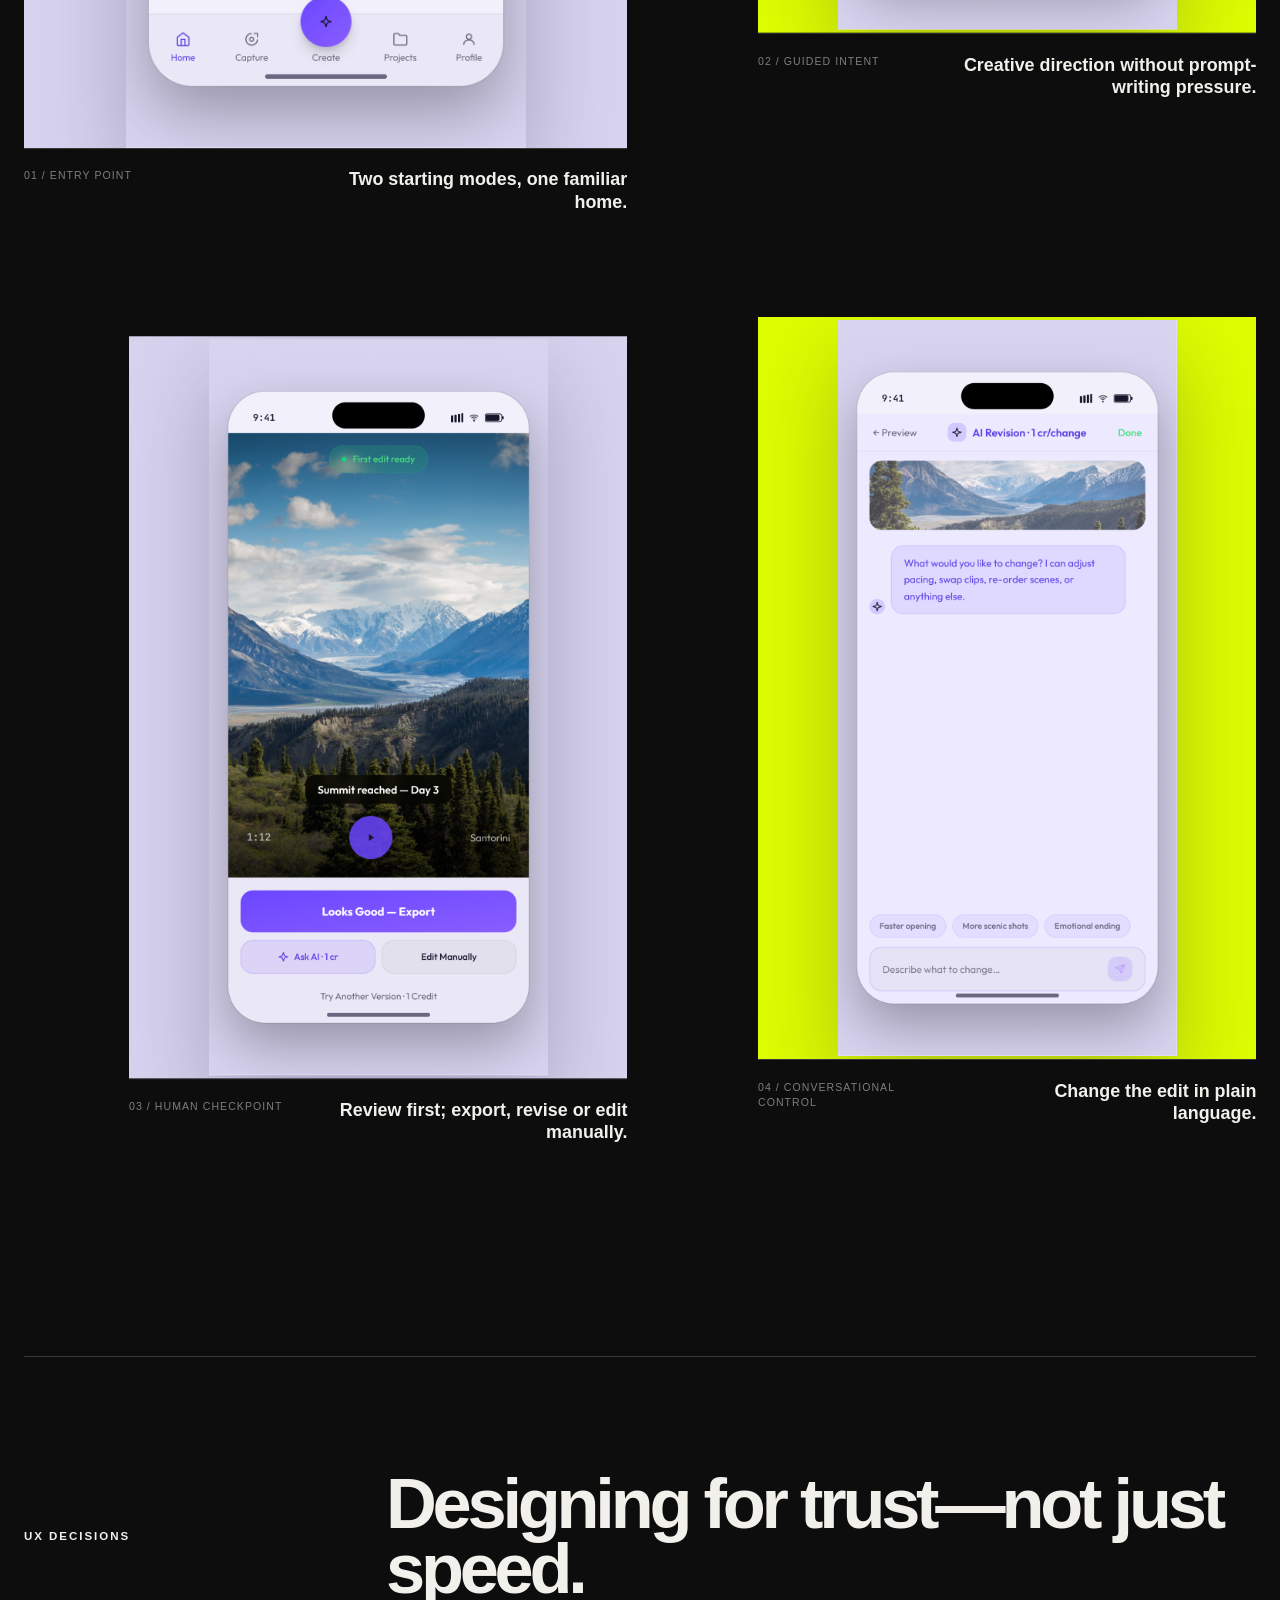
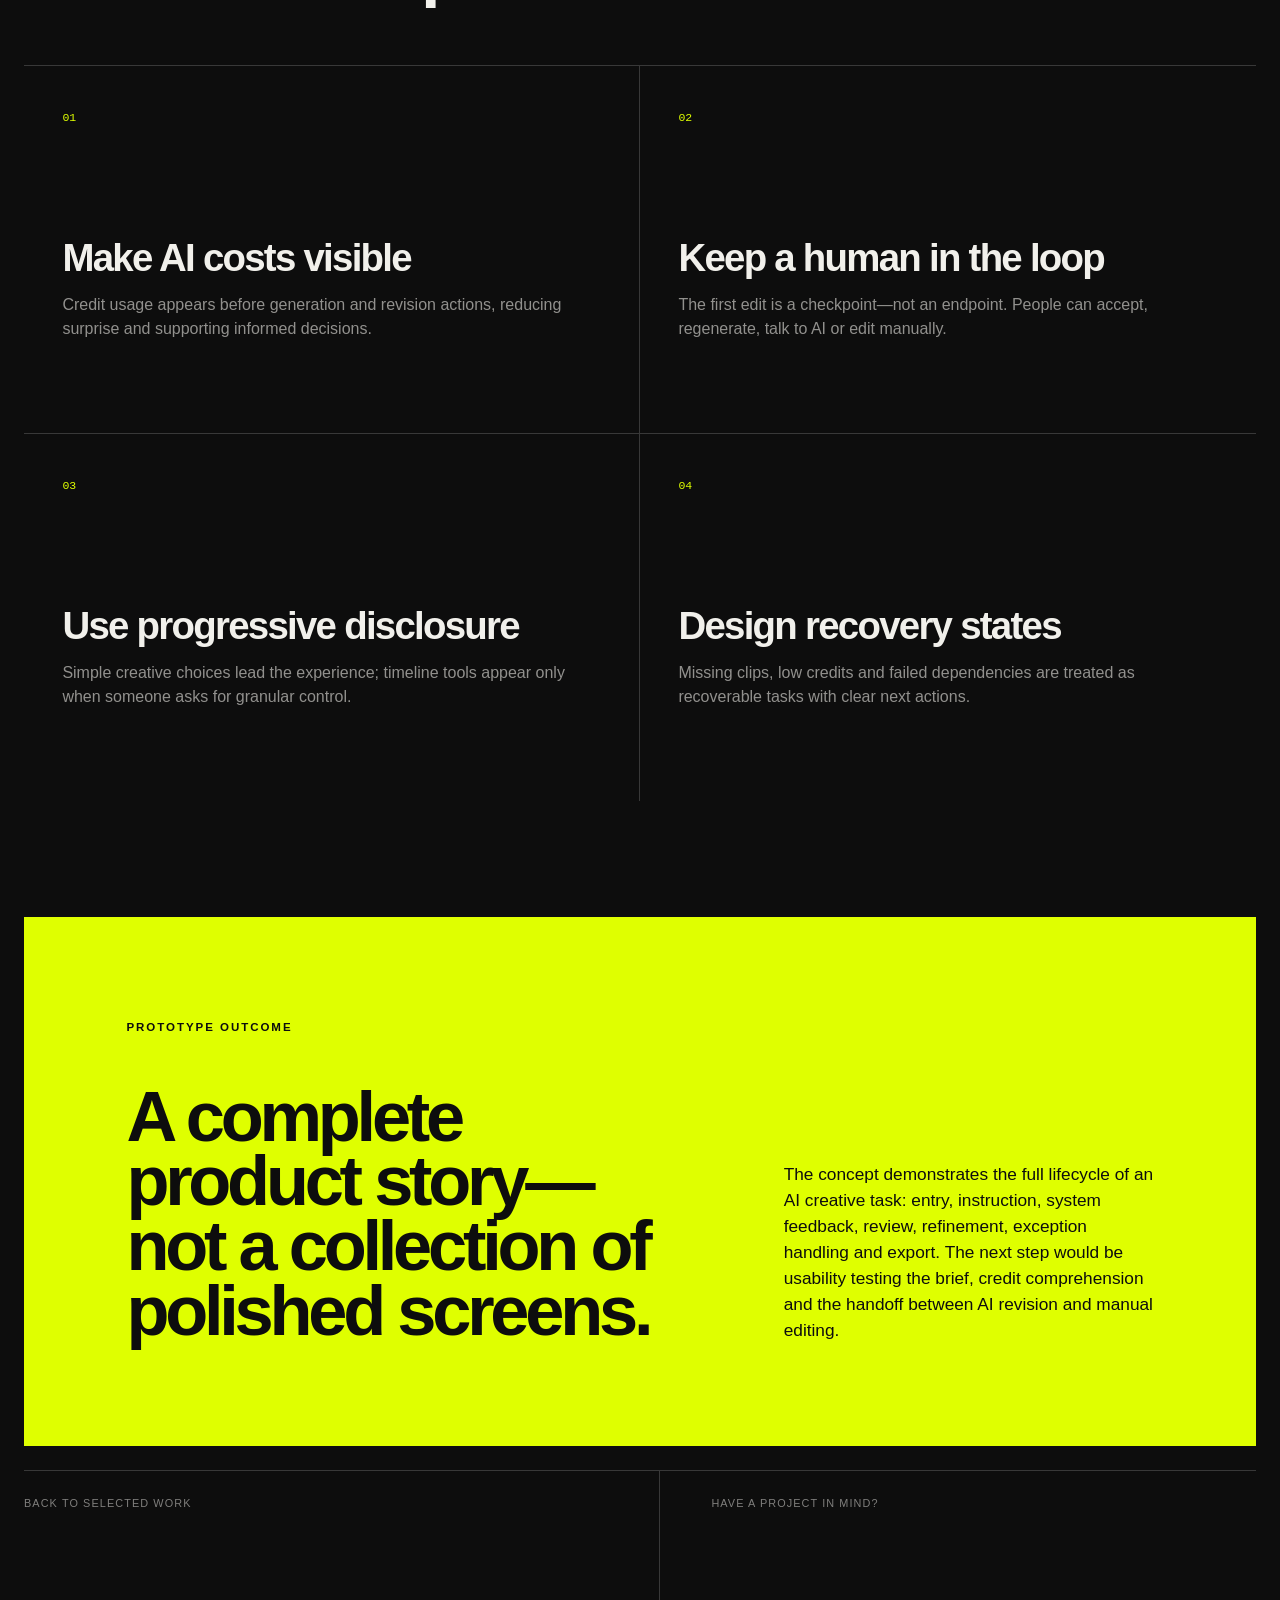
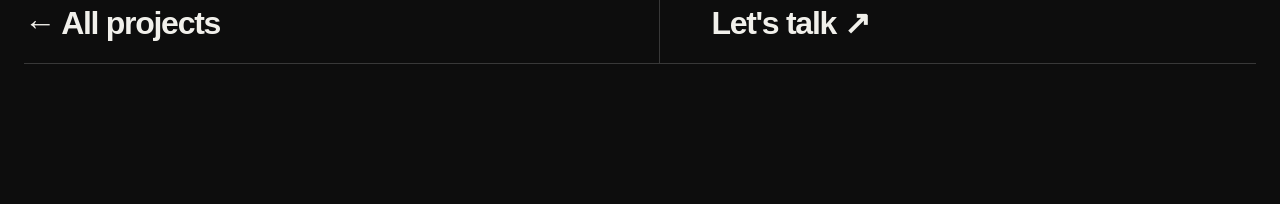
<file: nomadcut.html>
<!doctype html>
<html lang="en">
  <head>
    <meta charset="UTF-8" />
    <meta name="viewport" content="width=device-width, initial-scale=1.0" />
    <meta
      name="description"
      content="NomadCut case study by Muhammad Asad Iqbal—an AI-assisted mobile video editing experience designed around clarity, trust and creative control."
    />
    <meta name="theme-color" content="#0d0d0d" />
    <title>NomadCut Case Study — Muhammad Asad Iqbal</title>
    <link rel="stylesheet" href="styles.css?v=20260918-3" />
    <link rel="icon" type="image/svg+xml" href="favicon.svg" />
  </head>
  <body class="case-study-page">
    <a class="skip-link" href="#main">Skip to content</a>
    <div class="scroll-progress" aria-hidden="true"></div>

    <header class="site-header" aria-label="Primary navigation">
      <a class="monogram" href="index.html#top" aria-label="Muhammad Asad Iqbal, home">MAI</a>
      <nav>
        <a href="index.html#work">Work</a>
        <a href="index.html#process">Process</a>
        <a href="index.html#about">About</a>
        <a class="nav-cta" href="index.html#contact">Let's talk <span aria-hidden="true">↗</span></a>
      </nav>
    </header>

    <main id="main">
      <section class="case-study" id="nomadcut" aria-labelledby="nomadcut-title">
        <header class="case-study-hero">
          <div class="case-study-kicker reveal" data-parallax-speed="0.025">
            <span>Case study 01</span>
            <span>Mobile / AI-assisted creation</span>
          </div>
          <h1 id="nomadcut-title" class="case-study-title reveal" data-parallax-speed="0.04">
            Video editing,<br /><em>without the editing degree.</em>
          </h1>
          <div class="case-study-summary reveal">
            <p>
              NomadCut is an AI-assisted video editor for creators who want a polished
              short-form video without learning a professional timeline. The experience
              turns intent into a first edit, then keeps people in control through
              conversational changes and manual tools.
            </p>
            <a
              class="case-study-link"
              href="https://www.figma.com/design/mIM9Sc0IpoBKXdckM93mXE/NomadCut?node-id=0-1"
              target="_blank"
              rel="noreferrer"
            >View Figma file <span aria-hidden="true">↗</span></a>
          </div>
        </header>

        <div class="case-study-facts reveal" aria-label="Project overview">
          <div><span>Role</span><strong>Product / UX / UI design</strong></div>
          <div><span>Scope</span><strong>End-to-end mobile experience</strong></div>
          <div><span>Audience</span><strong>Everyday creators & storytellers</strong></div>
          <div><span>Focus</span><strong>AI trust, control & recovery</strong></div>
        </div>

        <div class="case-study-opening">
          <article class="case-study-statement reveal" data-parallax-speed="0.025">
            <p class="eyebrow">The challenge</p>
            <h2>Editing tools expose complexity before they create confidence.</h2>
            <p>
              New creators often know the story they want to tell, but not the language
              of cuts, pacing, aspect ratios or timelines. The design challenge was to
              make AI feel helpful without making its decisions feel mysterious—or final.
            </p>
          </article>
          <article class="case-study-statement case-study-statement--acid reveal" data-parallax-speed="-0.025">
            <p class="eyebrow">The design response</p>
            <h2>Start with intent. Reveal complexity only when it becomes useful.</h2>
            <p>
              A guided brief translates creative direction into understandable choices.
              NomadCut then produces a reviewable first edit, explains credit costs before
              an AI action, and always offers a manual path for precise control.
            </p>
          </article>
        </div>

        <div class="experience-flow" aria-labelledby="flow-title">
          <div class="flow-heading reveal">
            <p class="eyebrow">Core journey</p>
            <h2 id="flow-title">One clear path from raw clips to a shareable story.</h2>
          </div>
          <ol class="flow-track">
            <li class="reveal"><span>01</span><strong>Choose</strong><p>Upload existing media or capture with AI coaching.</p></li>
            <li class="reveal"><span>02</span><strong>Brief</strong><p>Describe the story, platform, duration and creative tone.</p></li>
            <li class="reveal"><span>03</span><strong>Review</strong><p>Preview a complete first edit before committing to export.</p></li>
            <li class="reveal"><span>04</span><strong>Refine</strong><p>Ask AI for changes or move into hands-on editing.</p></li>
            <li class="reveal"><span>05</span><strong>Export</strong><p>Finish with format and quality choices made explicit.</p></li>
          </ol>
        </div>

        <div class="case-study-gallery" aria-label="NomadCut product screens">
          <figure class="case-screen case-screen--home reveal" data-parallax-speed="0.035">
            <div class="case-screen-frame">
              <img src="assets/nomadcut/nomadcut-home.png" alt="NomadCut home screen with Create with AI and Capture entry points" width="440" height="956" />
            </div>
            <figcaption><span>01 / Entry point</span><strong>Two starting modes, one familiar home.</strong></figcaption>
          </figure>
          <figure class="case-screen case-screen--brief reveal" data-parallax-speed="-0.025">
            <div class="case-screen-frame">
              <img src="assets/nomadcut/nomadcut-ai-brief.png" alt="NomadCut AI brief screen with creative prompts and platform, duration and style controls" width="440" height="956" />
            </div>
            <figcaption><span>02 / Guided intent</span><strong>Creative direction without prompt-writing pressure.</strong></figcaption>
          </figure>
          <figure class="case-screen case-screen--preview reveal" data-parallax-speed="0.025">
            <div class="case-screen-frame">
              <img src="assets/nomadcut/nomadcut-first-edit.png" alt="NomadCut first edit preview with export, AI revision and manual editing options" width="440" height="956" />
            </div>
            <figcaption><span>03 / Human checkpoint</span><strong>Review first; export, revise or edit manually.</strong></figcaption>
          </figure>
          <figure class="case-screen case-screen--chat reveal" data-parallax-speed="-0.035">
            <div class="case-screen-frame">
              <img src="assets/nomadcut/nomadcut-ai-revision.png" alt="NomadCut conversational AI revision screen with suggested changes" width="440" height="956" />
            </div>
            <figcaption><span>04 / Conversational control</span><strong>Change the edit in plain language.</strong></figcaption>
          </figure>
        </div>

        <div class="decision-section" aria-labelledby="decision-title">
          <header class="decision-heading reveal">
            <p class="eyebrow">UX decisions</p>
            <h2 id="decision-title">Designing for trust—not just speed.</h2>
          </header>
          <div class="decision-grid">
            <article class="decision-card reveal">
              <span>01</span>
              <h3>Make AI costs visible</h3>
              <p>Credit usage appears before generation and revision actions, reducing surprise and supporting informed decisions.</p>
            </article>
            <article class="decision-card reveal">
              <span>02</span>
              <h3>Keep a human in the loop</h3>
              <p>The first edit is a checkpoint—not an endpoint. People can accept, regenerate, talk to AI or edit manually.</p>
            </article>
            <article class="decision-card reveal">
              <span>03</span>
              <h3>Use progressive disclosure</h3>
              <p>Simple creative choices lead the experience; timeline tools appear only when someone asks for granular control.</p>
            </article>
            <article class="decision-card reveal">
              <span>04</span>
              <h3>Design recovery states</h3>
              <p>Missing clips, low credits and failed dependencies are treated as recoverable tasks with clear next actions.</p>
            </article>
          </div>
        </div>

        <footer class="case-study-outcome reveal">
          <div>
            <p class="eyebrow">Prototype outcome</p>
            <h2>A complete product story—not a collection of polished screens.</h2>
          </div>
          <p>
            The concept demonstrates the full lifecycle of an AI creative task: entry,
            instruction, system feedback, review, refinement, exception handling and export.
            The next step would be usability testing the brief, credit comprehension and the
            handoff between AI revision and manual editing.
          </p>
        </footer>

        <nav class="case-study-navigation reveal" aria-label="Case study navigation">
          <a href="index.html#work"><span>Back to selected work</span><strong>← All projects</strong></a>
          <a href="index.html#contact"><span>Have a project in mind?</span><strong>Let's talk ↗</strong></a>
        </nav>
      </section>
    </main>

    <script src="script.js?v=20260918-3"></script>
  </body>
</html>
</file>
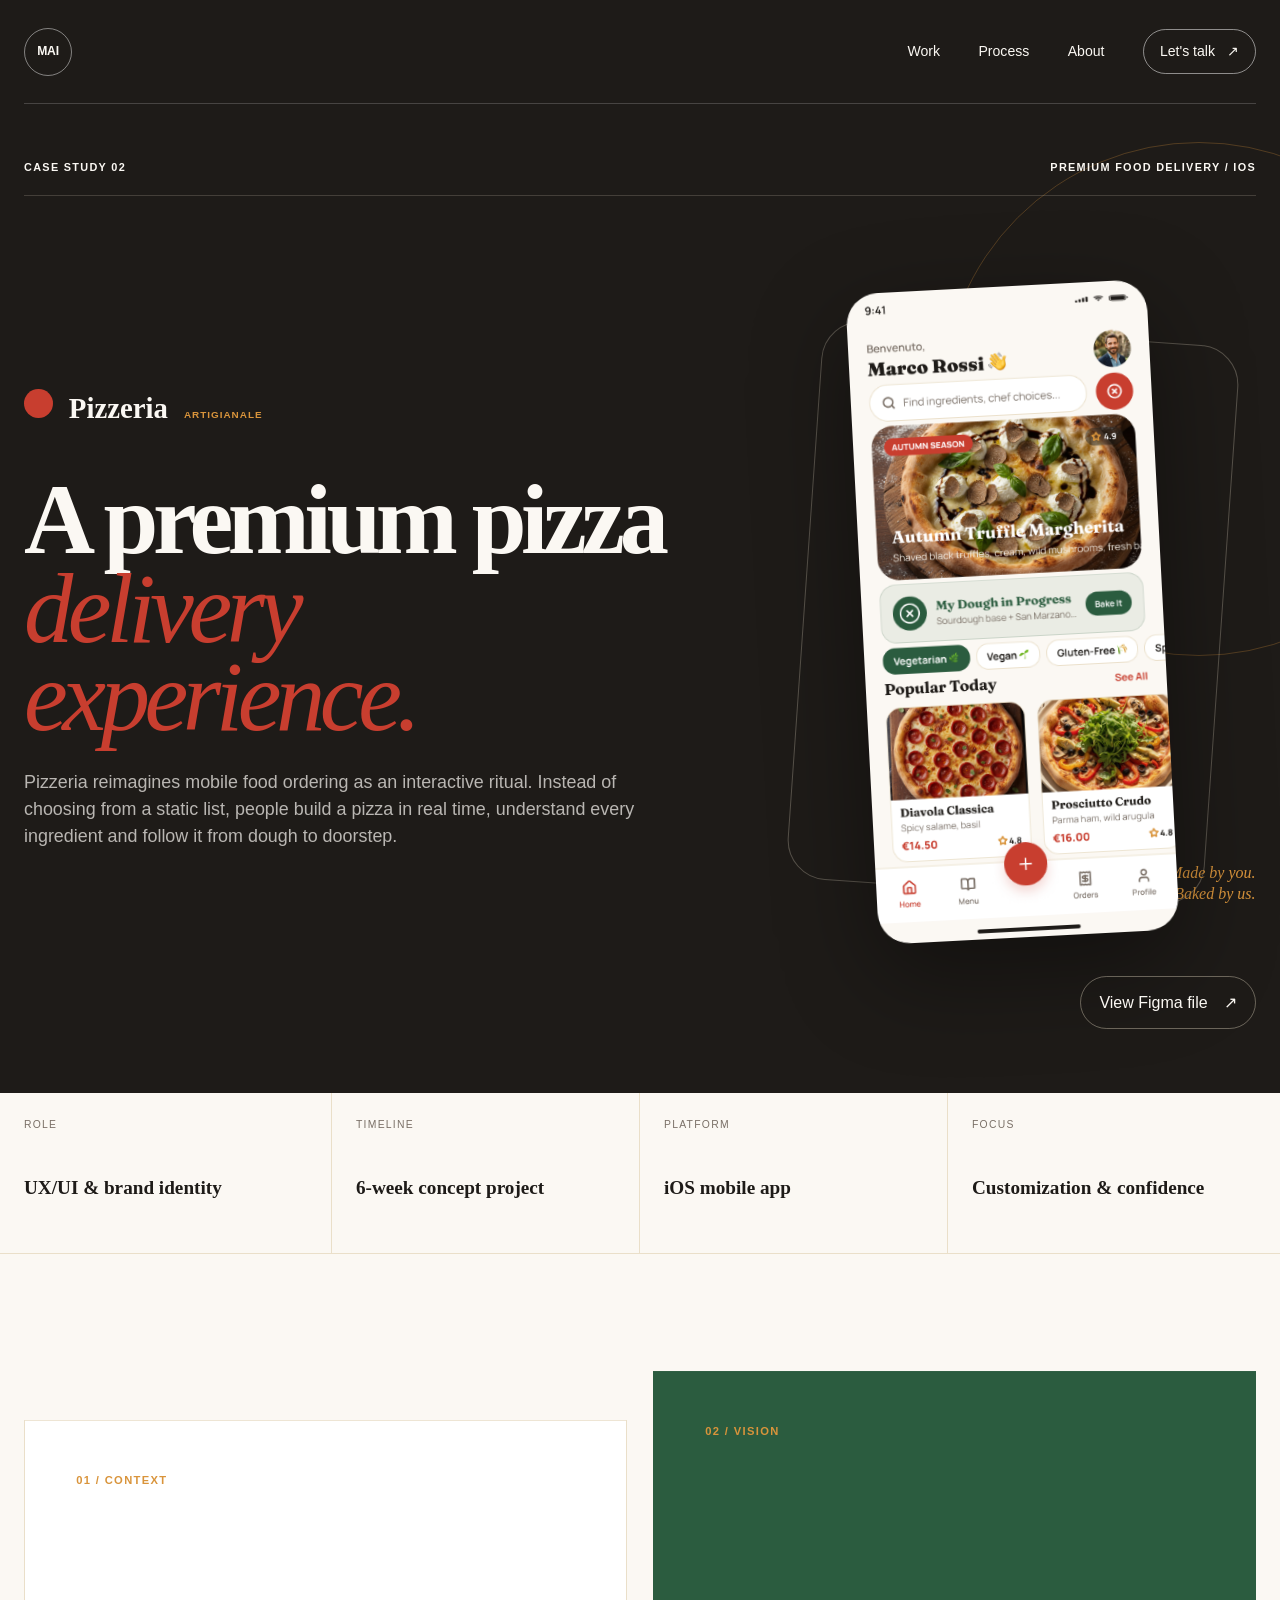
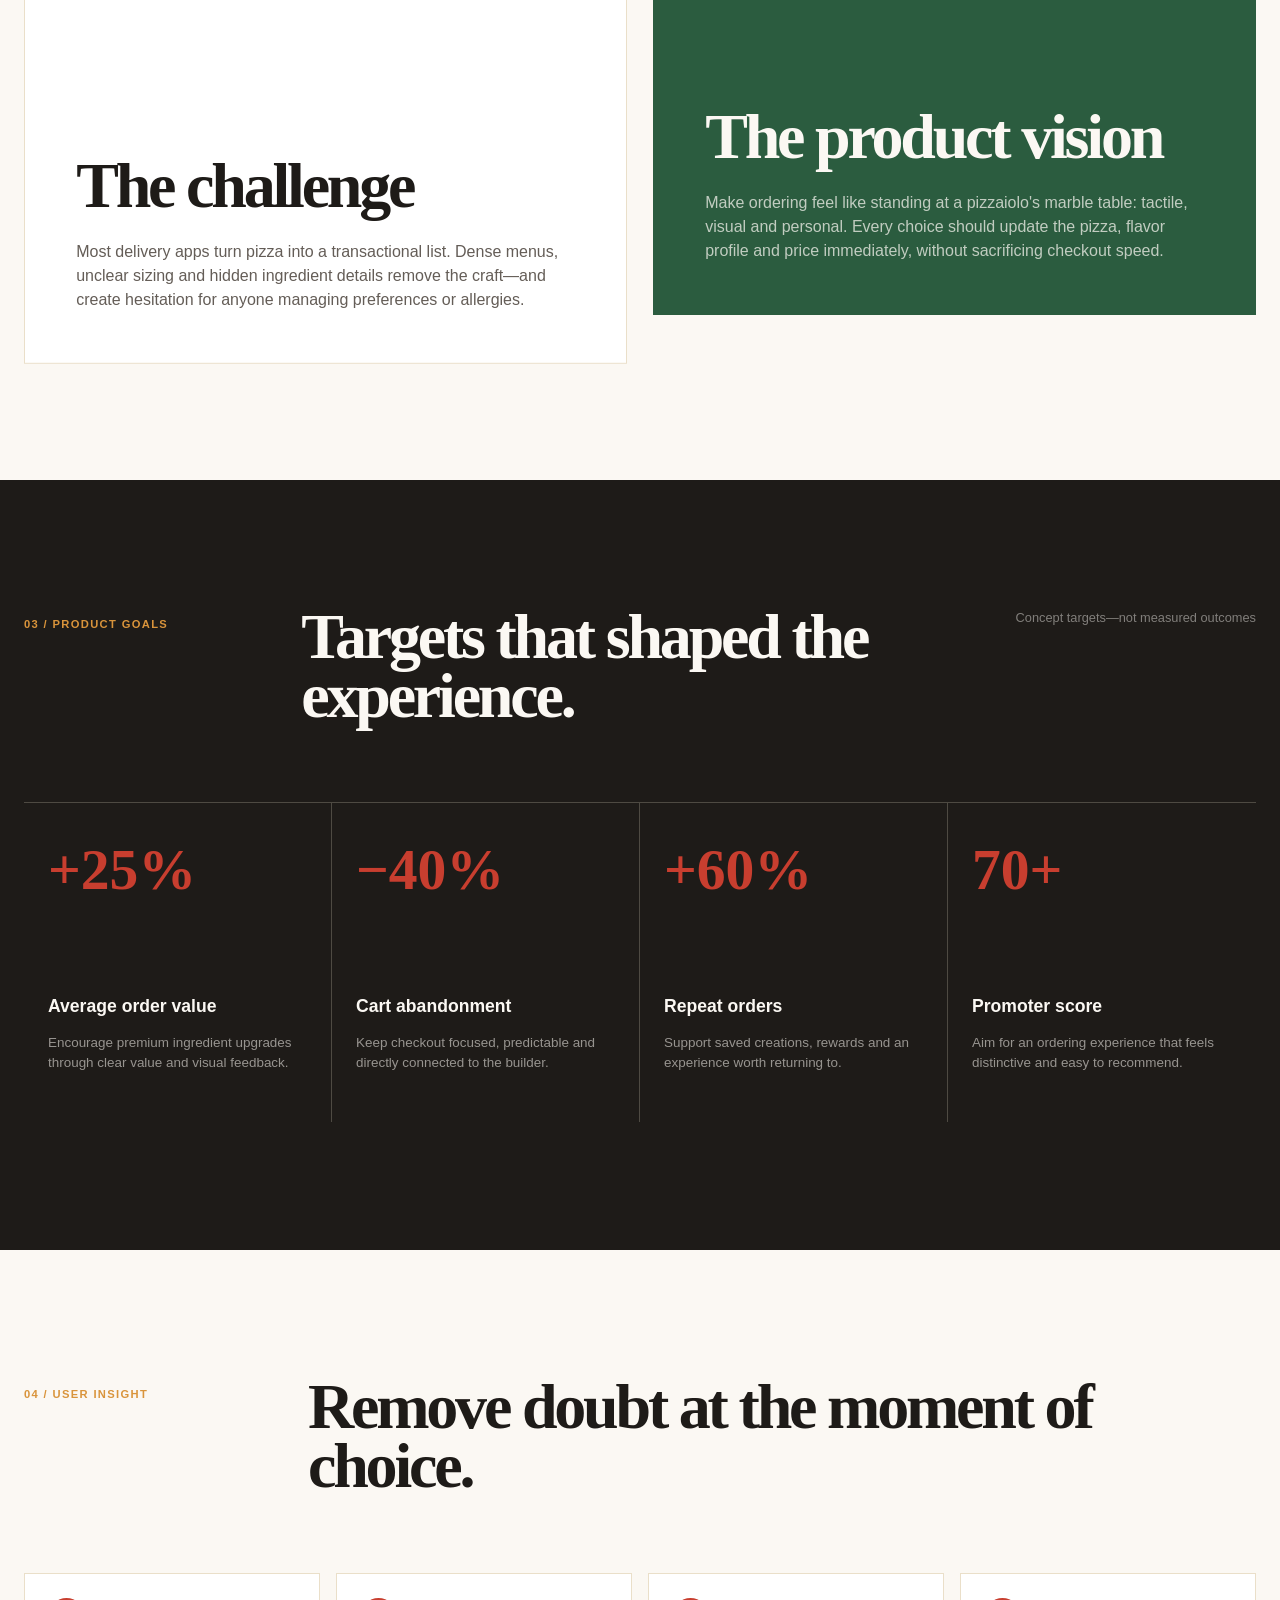
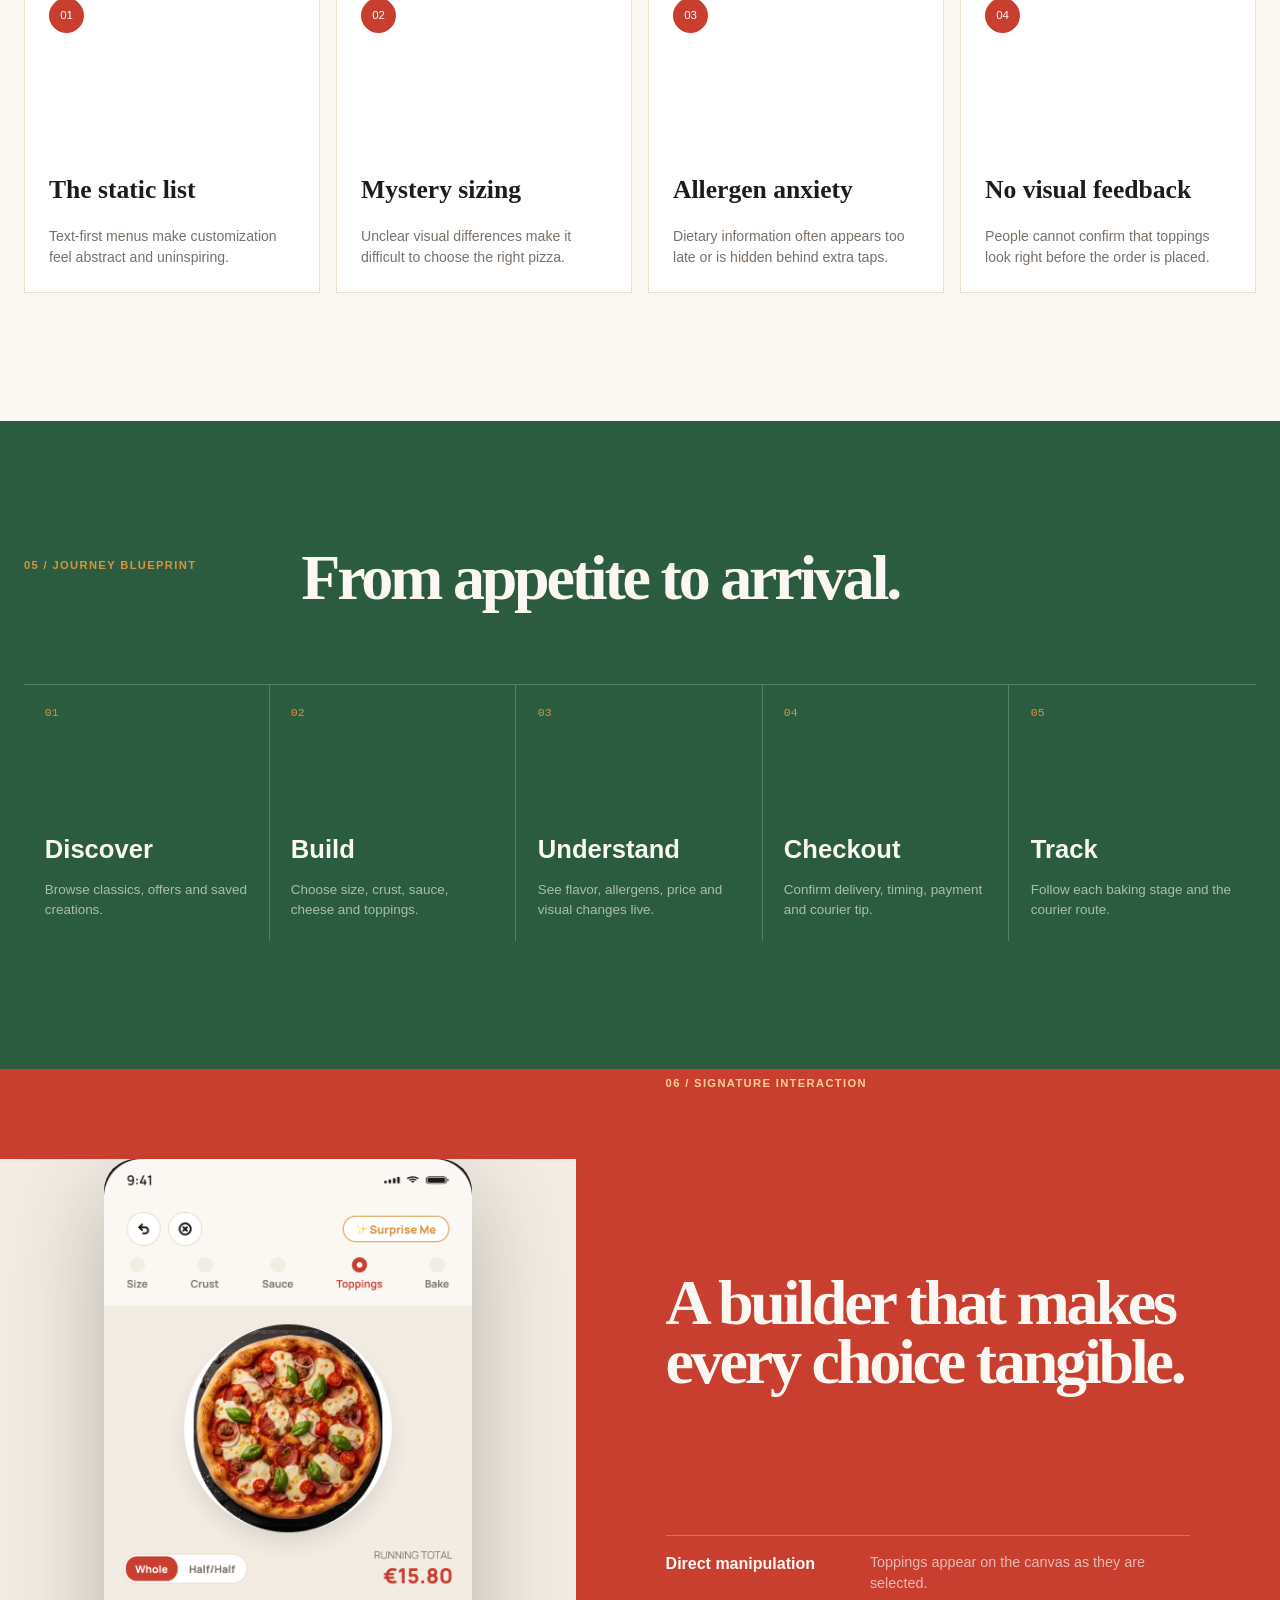
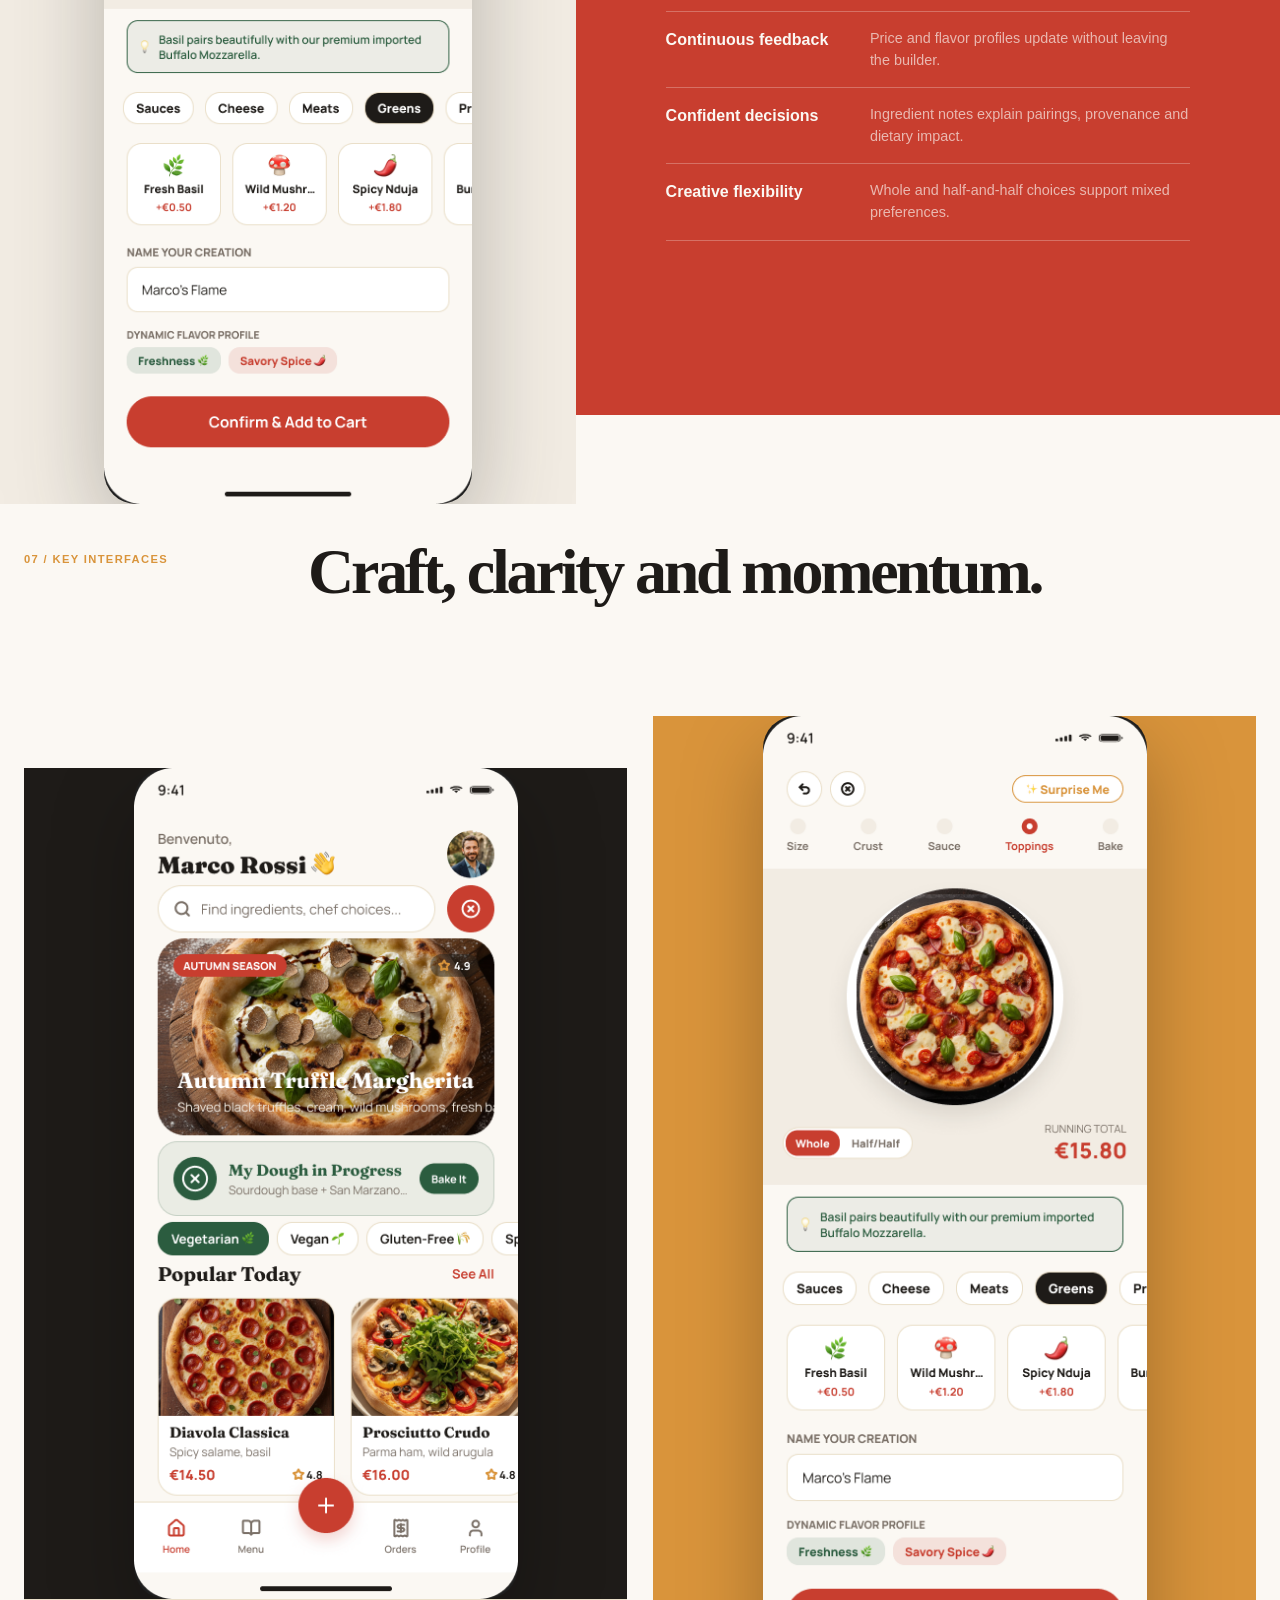
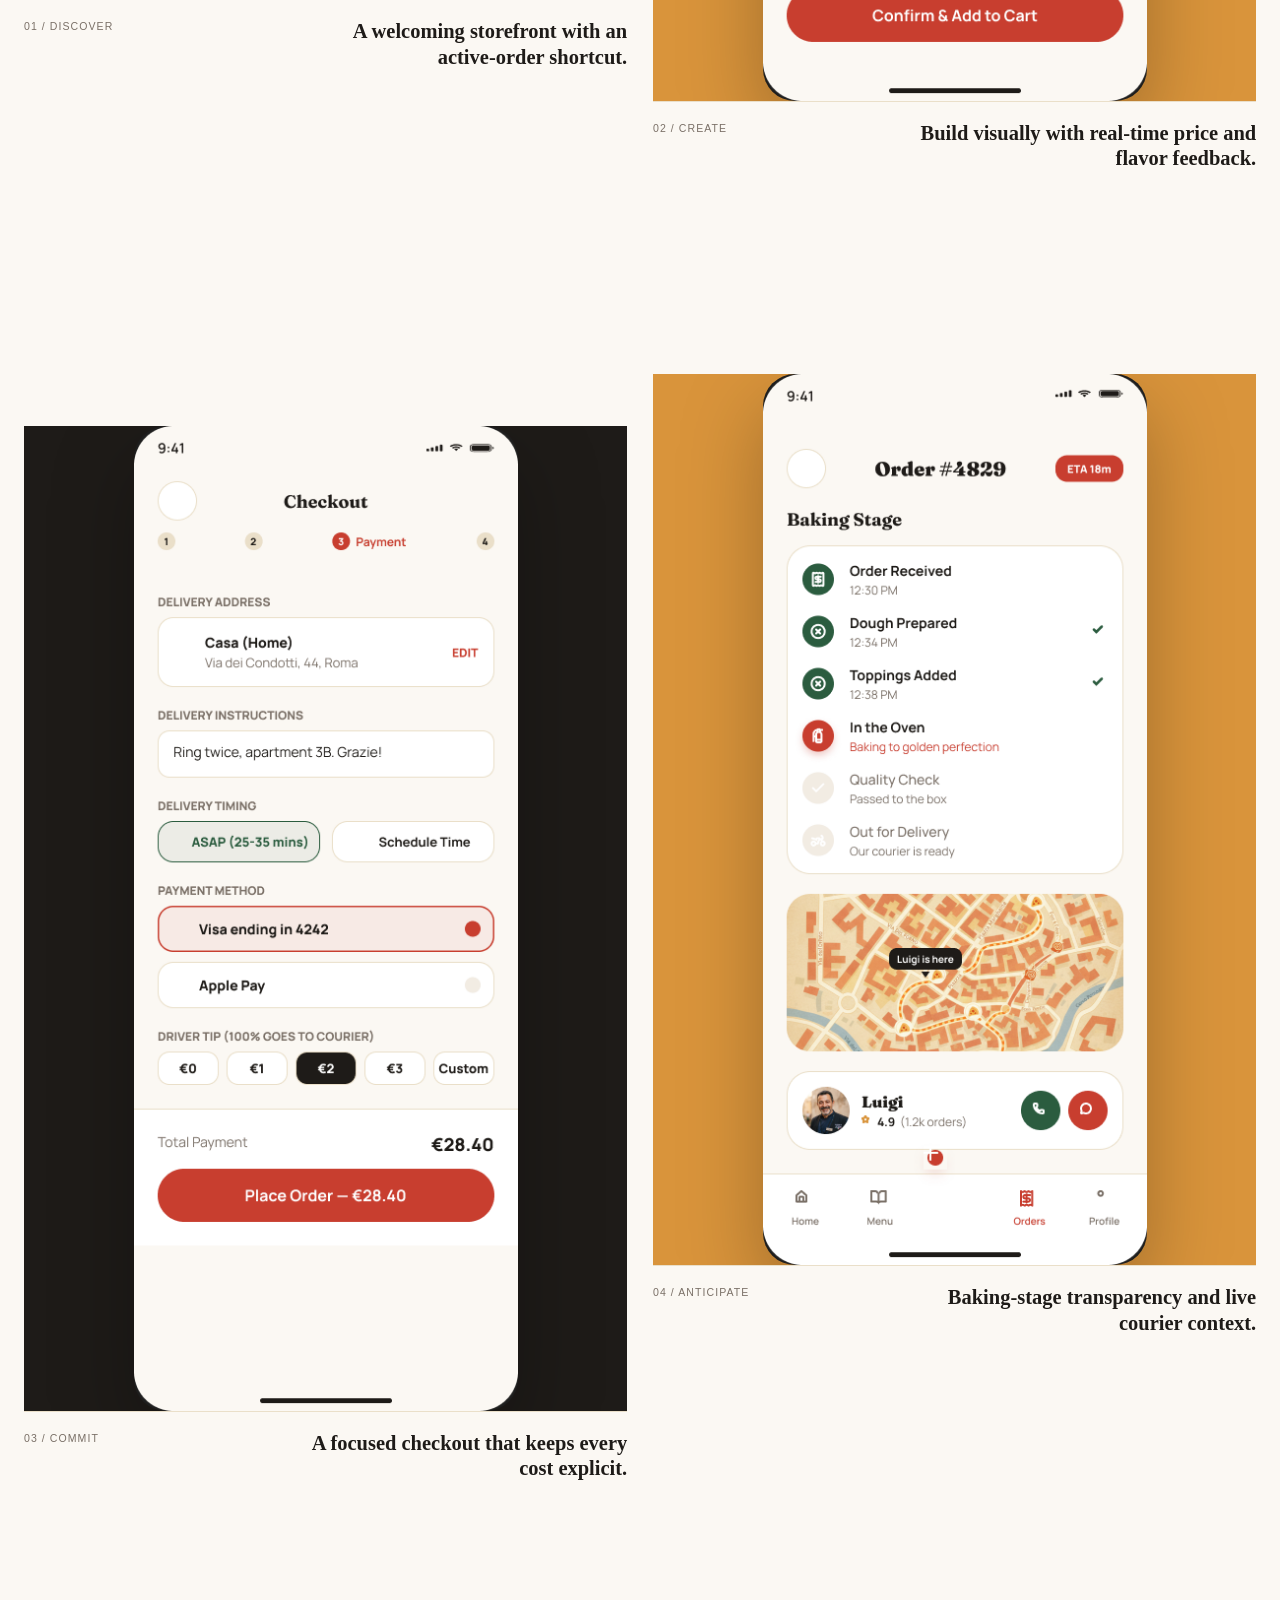
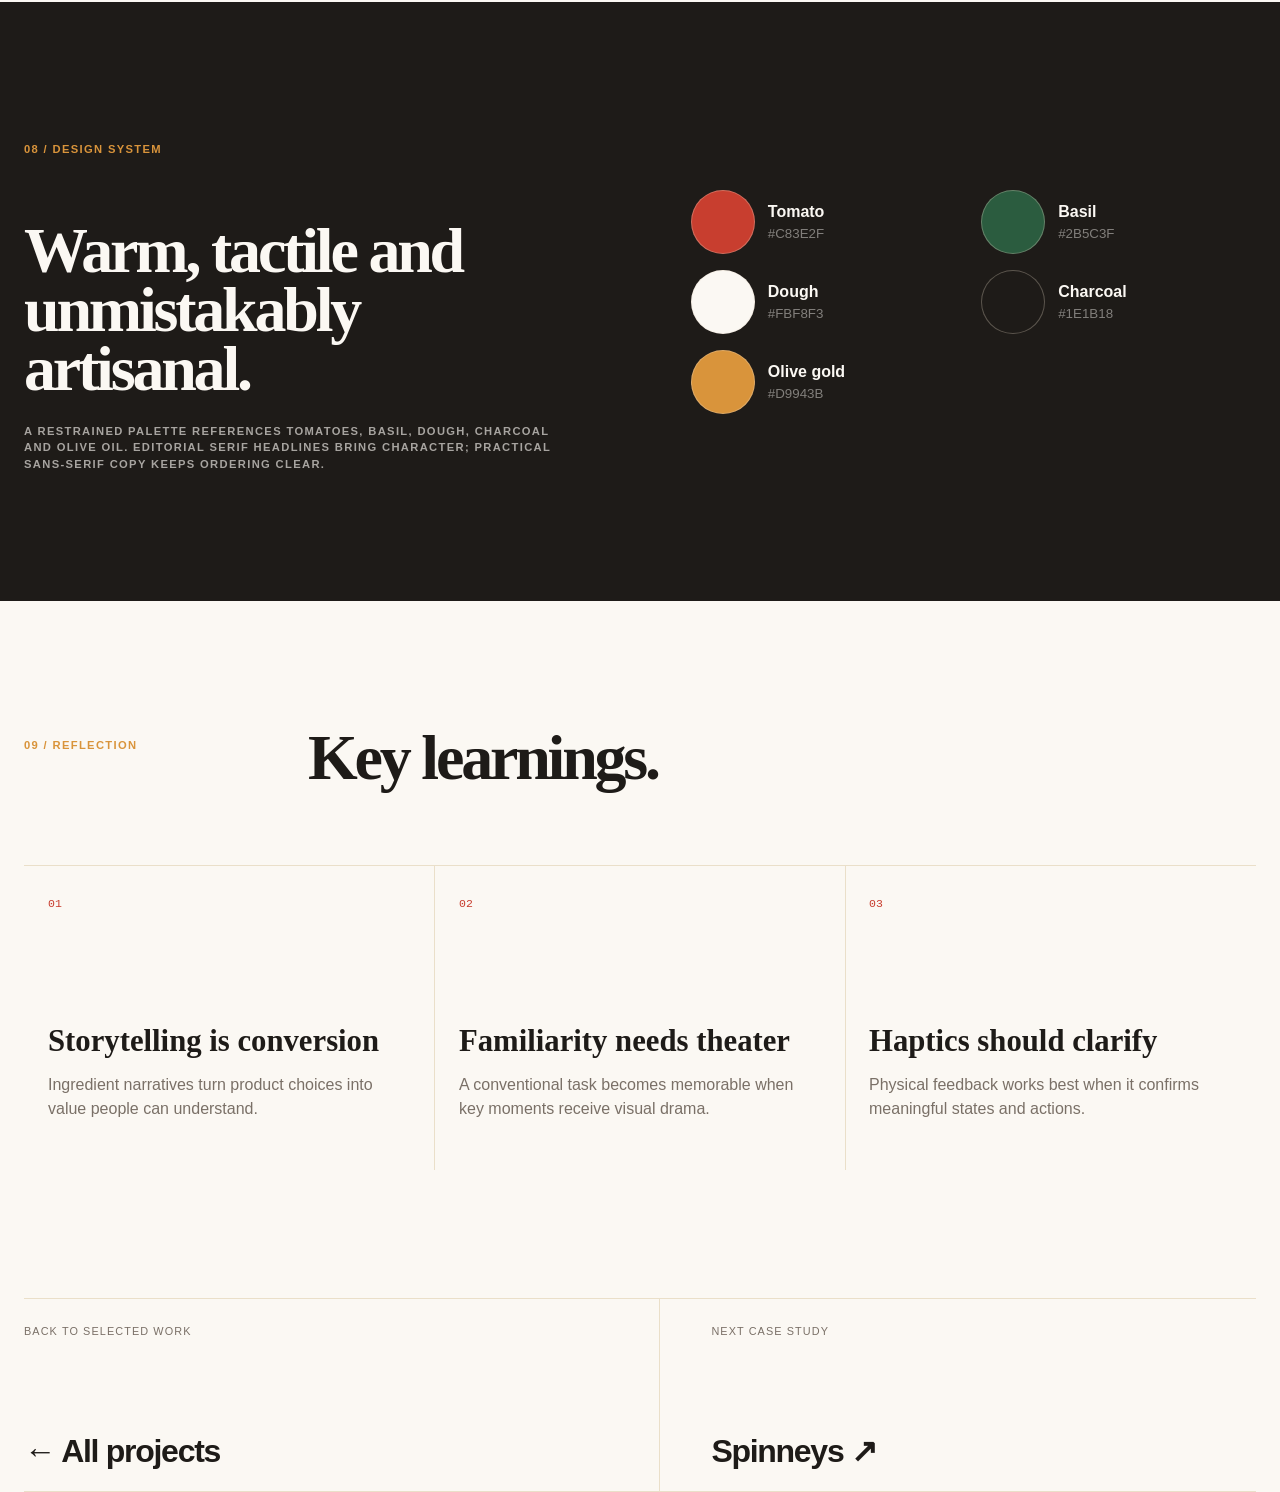
<file: pizzeria.html>
<!doctype html>
<html lang="en">
  <head>
    <meta charset="UTF-8" />
    <meta name="viewport" content="width=device-width, initial-scale=1.0" />
    <meta
      name="description"
      content="Pizzeria case study by Muhammad Asad Iqbal—a premium mobile pizza-ordering experience built around customization, dietary clarity and live delivery feedback."
    />
    <meta name="theme-color" content="#1e1b18" />
    <title>Pizzeria Case Study — Muhammad Asad Iqbal</title>
    <link rel="stylesheet" href="styles.css?v=20260921-5" />
    <link rel="icon" type="image/svg+xml" href="favicon.svg" />
  </head>
  <body class="case-study-page pizzeria-page">
    <a class="skip-link" href="#main">Skip to content</a>
    <div class="scroll-progress" aria-hidden="true"></div>

    <header class="site-header" aria-label="Primary navigation">
      <a class="monogram" href="index.html#top" aria-label="Muhammad Asad Iqbal, home">MAI</a>
      <nav>
        <a href="index.html#work">Work</a>
        <a href="index.html#process">Process</a>
        <a href="index.html#about">About</a>
        <a class="nav-cta" href="index.html#contact">Let's talk <span aria-hidden="true">↗</span></a>
      </nav>
    </header>

    <main id="main">
      <section class="pizzeria-case" aria-labelledby="pizzeria-title">
        <header class="pizzeria-hero">
          <div class="pizzeria-kicker reveal" data-parallax-speed="0.025">
            <span>Case study 02</span>
            <span>Premium food delivery / iOS</span>
          </div>
          <div class="pizzeria-hero-grid">
            <div class="pizzeria-hero-copy">
              <p class="pizzeria-brand reveal">Pizzeria <small>Artigianale</small></p>
              <h1 id="pizzeria-title" class="reveal" data-parallax-speed="0.04">
                A premium pizza<br /><em>delivery experience.</em>
              </h1>
              <p class="pizzeria-lede reveal">
                Pizzeria reimagines mobile food ordering as an interactive ritual.
                Instead of choosing from a static list, people build a pizza in real time,
                understand every ingredient and follow it from dough to doorstep.
              </p>
            </div>
            <div class="pizzeria-hero-art reveal" data-parallax-speed="-0.035" aria-hidden="true">
              <img src="assets/pizzeria/pizzeria-home.png" alt="" width="390" height="844" />
              <span>Made by you.<br />Baked by us.</span>
            </div>
          </div>
          <div class="pizzeria-actions reveal">
            <a
              href="https://www.figma.com/design/zdMb8cBjDcSh7DUJrvyVDr/Untitled?node-id=0-1"
              target="_blank"
              rel="noreferrer"
            >View Figma file <span aria-hidden="true">↗</span></a>
          </div>
        </header>

        <div class="pizzeria-facts reveal" aria-label="Project overview">
          <div><span>Role</span><strong>UX/UI & brand identity</strong></div>
          <div><span>Timeline</span><strong>6-week concept project</strong></div>
          <div><span>Platform</span><strong>iOS mobile app</strong></div>
          <div><span>Focus</span><strong>Customization & confidence</strong></div>
        </div>

        <div class="pizzeria-context">
          <article class="pizzeria-context-card reveal" data-parallax-speed="0.02">
            <span>01 / Context</span>
            <h2>The challenge</h2>
            <p>
              Most delivery apps turn pizza into a transactional list. Dense menus,
              unclear sizing and hidden ingredient details remove the craft—and create
              hesitation for anyone managing preferences or allergies.
            </p>
          </article>
          <article class="pizzeria-context-card pizzeria-context-card--dark reveal" data-parallax-speed="-0.02">
            <span>02 / Vision</span>
            <h2>The product vision</h2>
            <p>
              Make ordering feel like standing at a pizzaiolo's marble table: tactile,
              visual and personal. Every choice should update the pizza, flavor profile
              and price immediately, without sacrificing checkout speed.
            </p>
          </article>
        </div>

        <section class="pizzeria-goals" aria-labelledby="goals-title">
          <header class="pizzeria-section-heading reveal">
            <p>03 / Product goals</p>
            <h2 id="goals-title">Targets that shaped the experience.</h2>
            <span>Concept targets—not measured outcomes</span>
          </header>
          <div class="pizzeria-goal-grid">
            <article class="reveal"><strong>+25%</strong><h3>Average order value</h3><p>Encourage premium ingredient upgrades through clear value and visual feedback.</p></article>
            <article class="reveal"><strong>−40%</strong><h3>Cart abandonment</h3><p>Keep checkout focused, predictable and directly connected to the builder.</p></article>
            <article class="reveal"><strong>+60%</strong><h3>Repeat orders</h3><p>Support saved creations, rewards and an experience worth returning to.</p></article>
            <article class="reveal"><strong>70+</strong><h3>Promoter score</h3><p>Aim for an ordering experience that feels distinctive and easy to recommend.</p></article>
          </div>
        </section>

        <section class="pizzeria-insights" aria-labelledby="insights-title">
          <header class="pizzeria-section-heading reveal">
            <p>04 / User insight</p>
            <h2 id="insights-title">Remove doubt at the moment of choice.</h2>
          </header>
          <div class="pizzeria-insight-grid">
            <article class="reveal"><span>01</span><h3>The static list</h3><p>Text-first menus make customization feel abstract and uninspiring.</p></article>
            <article class="reveal"><span>02</span><h3>Mystery sizing</h3><p>Unclear visual differences make it difficult to choose the right pizza.</p></article>
            <article class="reveal"><span>03</span><h3>Allergen anxiety</h3><p>Dietary information often appears too late or is hidden behind extra taps.</p></article>
            <article class="reveal"><span>04</span><h3>No visual feedback</h3><p>People cannot confirm that toppings look right before the order is placed.</p></article>
          </div>
        </section>

        <section class="pizzeria-journey" aria-labelledby="journey-title">
          <header class="pizzeria-section-heading reveal">
            <p>05 / Journey blueprint</p>
            <h2 id="journey-title">From appetite to arrival.</h2>
          </header>
          <ol>
            <li class="reveal"><span>01</span><strong>Discover</strong><p>Browse classics, offers and saved creations.</p></li>
            <li class="reveal"><span>02</span><strong>Build</strong><p>Choose size, crust, sauce, cheese and toppings.</p></li>
            <li class="reveal"><span>03</span><strong>Understand</strong><p>See flavor, allergens, price and visual changes live.</p></li>
            <li class="reveal"><span>04</span><strong>Checkout</strong><p>Confirm delivery, timing, payment and courier tip.</p></li>
            <li class="reveal"><span>05</span><strong>Track</strong><p>Follow each baking stage and the courier route.</p></li>
          </ol>
        </section>

        <section class="pizzeria-builder-spotlight" aria-labelledby="builder-title">
          <div class="pizzeria-builder-visual reveal" data-parallax-speed="0.03">
            <img src="assets/pizzeria/pizzeria-builder.png" alt="Interactive Pizzeria builder showing a customized pizza, ingredient categories, flavor profile and running price" width="390" height="1000" />
          </div>
          <div class="pizzeria-builder-copy reveal" data-parallax-speed="-0.02">
            <p>06 / Signature interaction</p>
            <h2 id="builder-title">A builder that makes every choice tangible.</h2>
            <div>
              <article><strong>Direct manipulation</strong><span>Toppings appear on the canvas as they are selected.</span></article>
              <article><strong>Continuous feedback</strong><span>Price and flavor profiles update without leaving the builder.</span></article>
              <article><strong>Confident decisions</strong><span>Ingredient notes explain pairings, provenance and dietary impact.</span></article>
              <article><strong>Creative flexibility</strong><span>Whole and half-and-half choices support mixed preferences.</span></article>
            </div>
          </div>
        </section>

        <section class="pizzeria-gallery" aria-labelledby="interfaces-title">
          <header class="pizzeria-section-heading reveal">
            <p>07 / Key interfaces</p>
            <h2 id="interfaces-title">Craft, clarity and momentum.</h2>
          </header>
          <div class="pizzeria-screen-grid">
            <figure class="reveal" data-parallax-speed="0.025">
              <div><img src="assets/pizzeria/pizzeria-home.png" alt="Pizzeria home screen featuring current order progress and classic pizza choices" width="390" height="844" /></div>
              <figcaption><span>01 / Discover</span><strong>A welcoming storefront with an active-order shortcut.</strong></figcaption>
            </figure>
            <figure class="reveal" data-parallax-speed="-0.025">
              <div><img src="assets/pizzeria/pizzeria-builder.png" alt="Pizzeria visual pizza builder with toppings and price feedback" width="390" height="1000" /></div>
              <figcaption><span>02 / Create</span><strong>Build visually with real-time price and flavor feedback.</strong></figcaption>
            </figure>
            <figure class="reveal" data-parallax-speed="0.025">
              <div><img src="assets/pizzeria/pizzeria-checkout.png" alt="Pizzeria checkout with delivery timing, payment and courier tip options" width="390" height="1000" /></div>
              <figcaption><span>03 / Commit</span><strong>A focused checkout that keeps every cost explicit.</strong></figcaption>
            </figure>
            <figure class="reveal" data-parallax-speed="-0.025">
              <div><img src="assets/pizzeria/pizzeria-tracking.png" alt="Pizzeria live order tracking with baking stages, map and courier contact" width="390" height="905" /></div>
              <figcaption><span>04 / Anticipate</span><strong>Baking-stage transparency and live courier context.</strong></figcaption>
            </figure>
          </div>
        </section>

        <section class="pizzeria-system" aria-labelledby="system-title">
          <div class="pizzeria-system-copy reveal">
            <p>08 / Design system</p>
            <h2 id="system-title">Warm, tactile and unmistakably artisanal.</h2>
            <p>
              A restrained palette references tomatoes, basil, dough, charcoal and olive oil.
              Editorial serif headlines bring character; practical sans-serif copy keeps ordering clear.
            </p>
          </div>
          <div class="pizzeria-swatches reveal" aria-label="Pizzeria color palette">
            <span style="--swatch:#c83e2f"><i></i><b>Tomato</b><small>#C83E2F</small></span>
            <span style="--swatch:#2b5c3f"><i></i><b>Basil</b><small>#2B5C3F</small></span>
            <span style="--swatch:#fbf8f3"><i></i><b>Dough</b><small>#FBF8F3</small></span>
            <span style="--swatch:#1e1b18"><i></i><b>Charcoal</b><small>#1E1B18</small></span>
            <span style="--swatch:#d9943b"><i></i><b>Olive gold</b><small>#D9943B</small></span>
          </div>
        </section>

        <section class="pizzeria-learnings" aria-labelledby="learnings-title">
          <header class="pizzeria-section-heading reveal">
            <p>09 / Reflection</p>
            <h2 id="learnings-title">Key learnings.</h2>
          </header>
          <div>
            <article class="reveal"><span>01</span><h3>Storytelling is conversion</h3><p>Ingredient narratives turn product choices into value people can understand.</p></article>
            <article class="reveal"><span>02</span><h3>Familiarity needs theater</h3><p>A conventional task becomes memorable when key moments receive visual drama.</p></article>
            <article class="reveal"><span>03</span><h3>Haptics should clarify</h3><p>Physical feedback works best when it confirms meaningful states and actions.</p></article>
          </div>
        </section>

        <nav class="case-study-navigation reveal" aria-label="Case study navigation">
          <a href="index.html#work"><span>Back to selected work</span><strong>← All projects</strong></a>
          <a href="spinneys.html"><span>Next case study</span><strong>Spinneys ↗</strong></a>
        </nav>
      </section>
    </main>

    <script src="script.js?v=20260921-5"></script>
  </body>
</html>
</file>
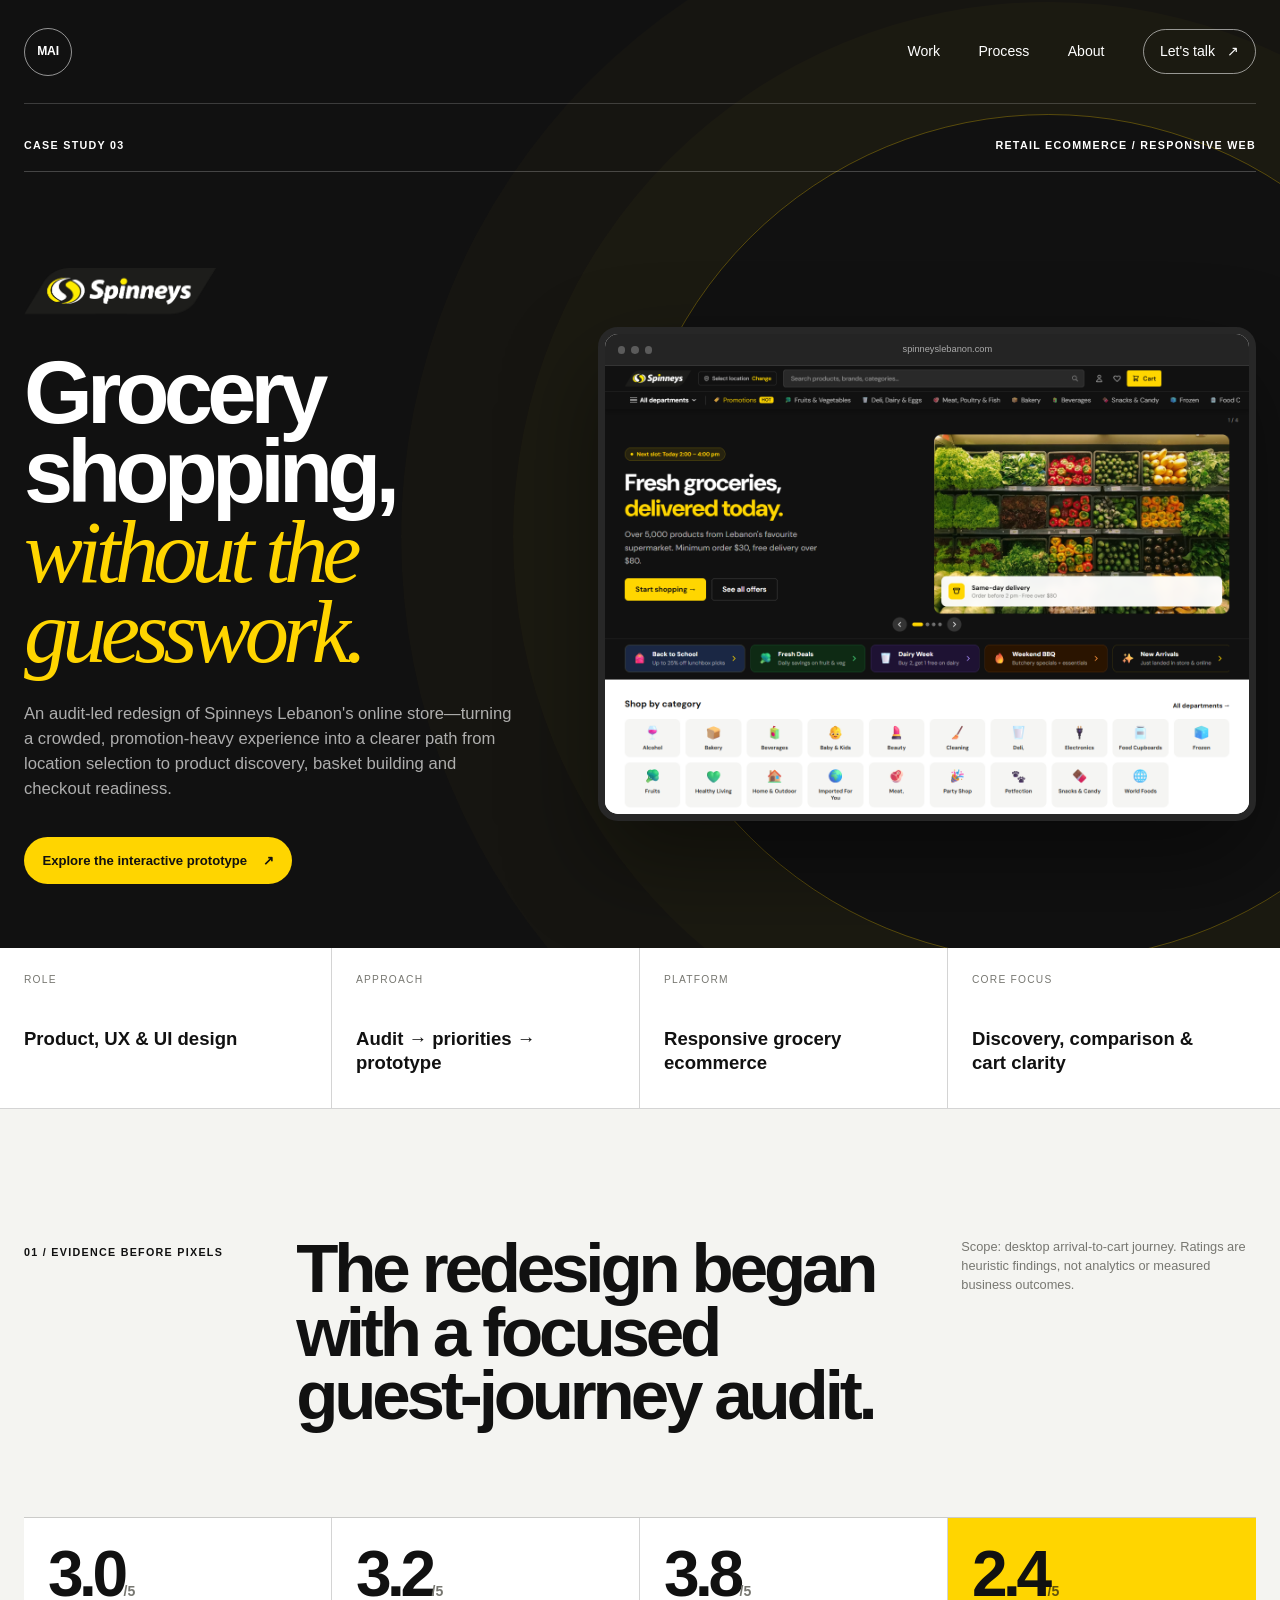
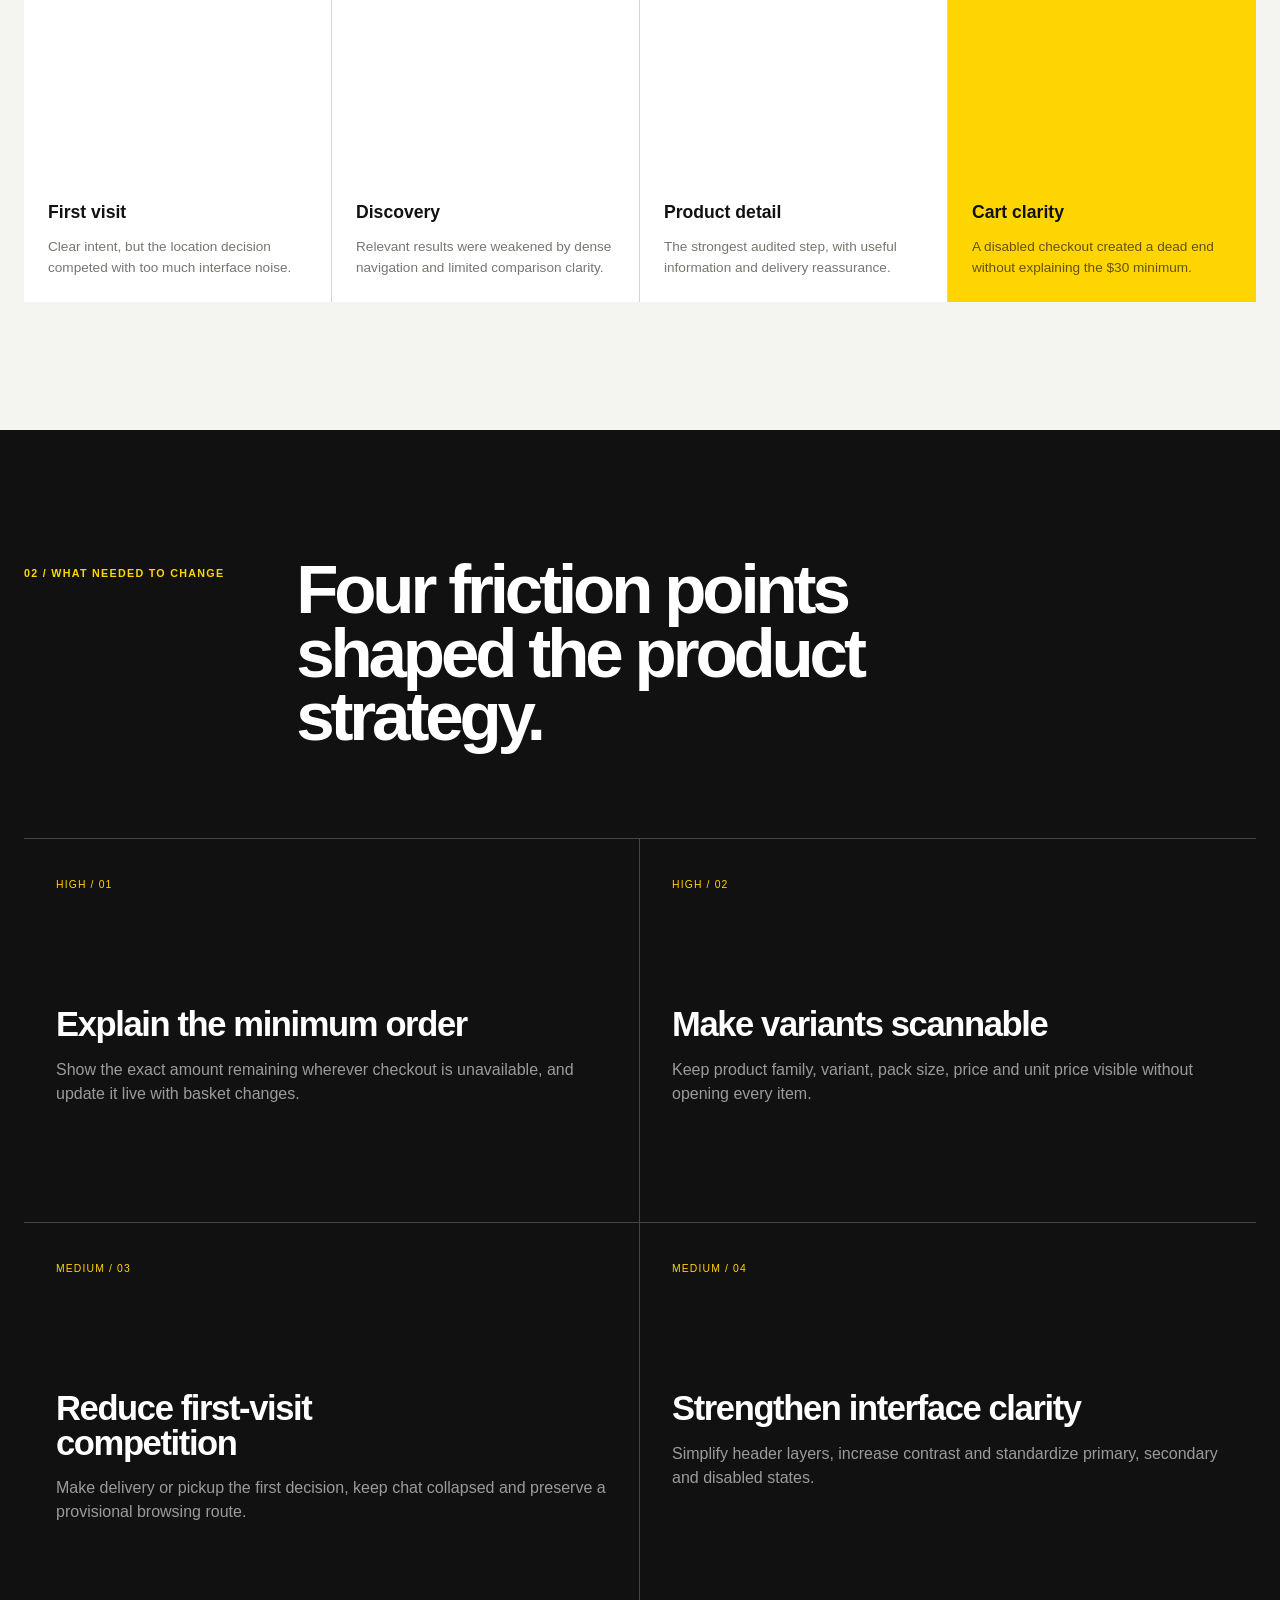
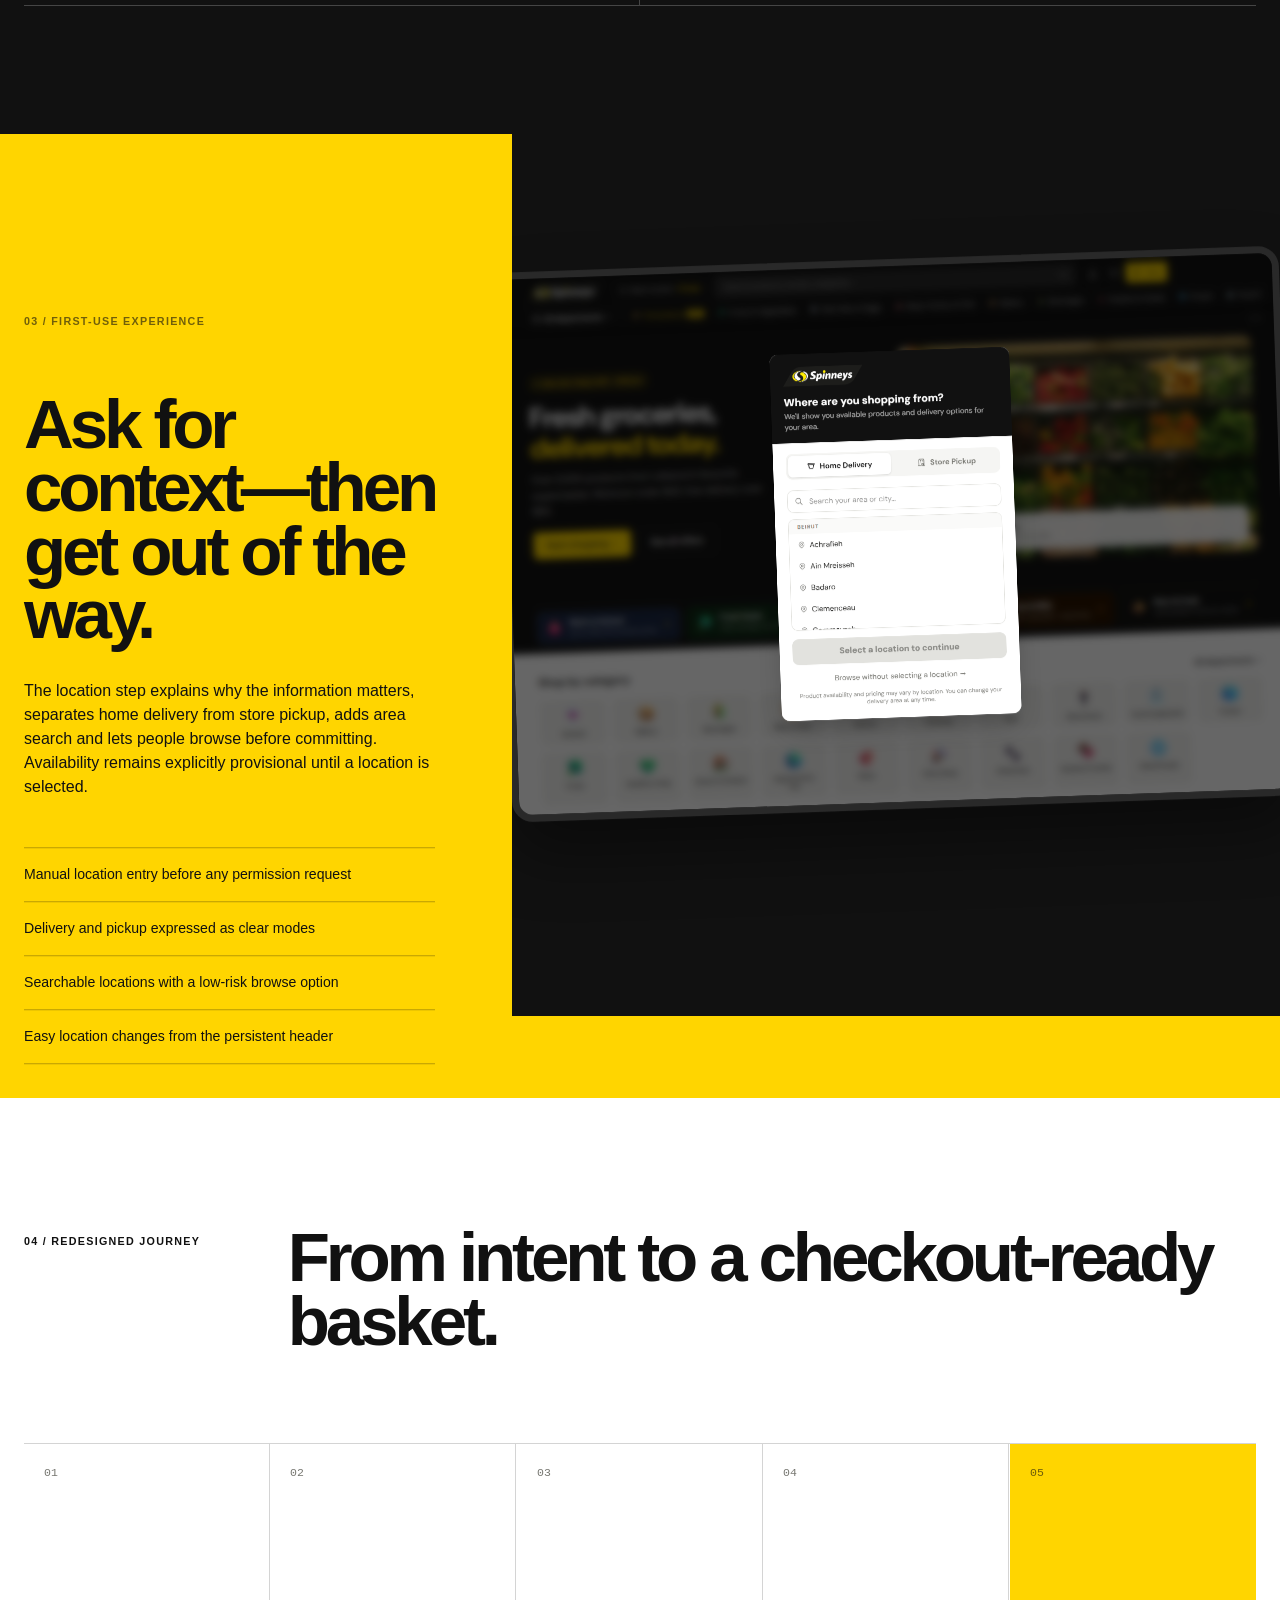
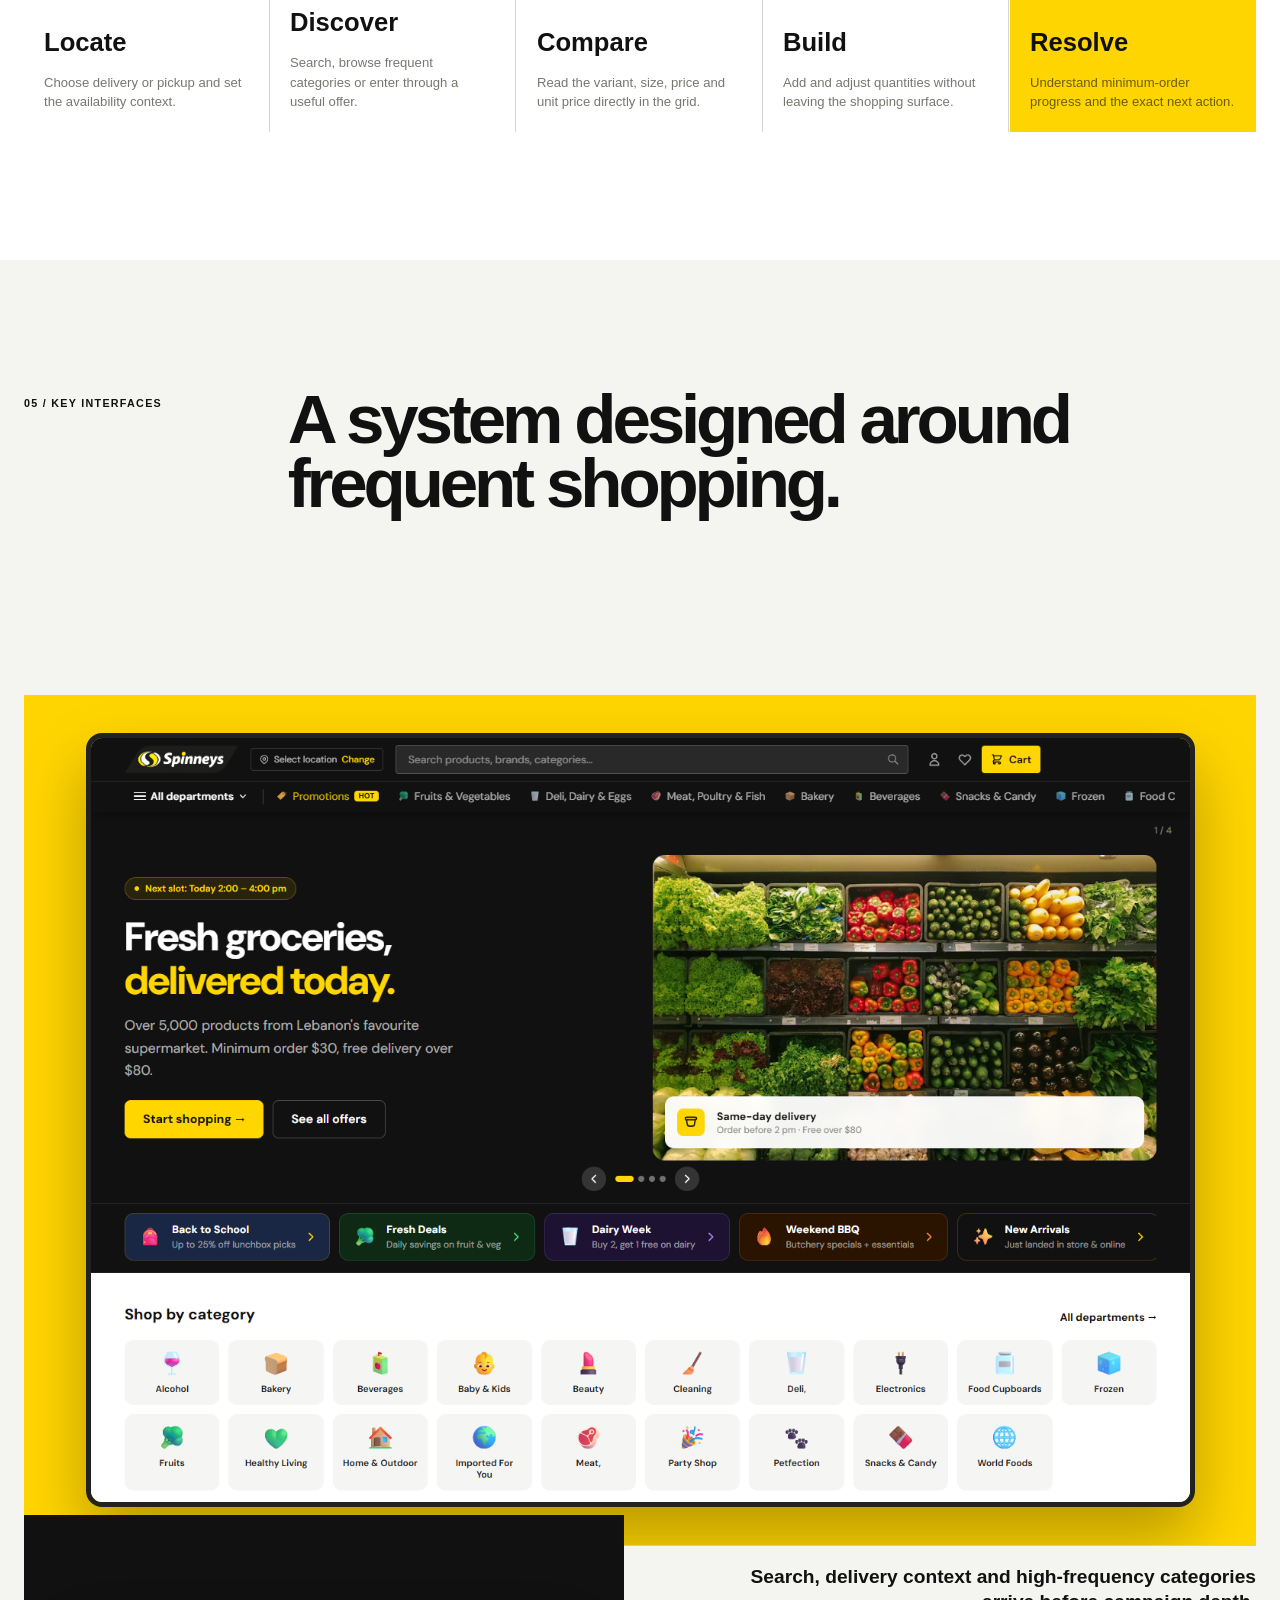
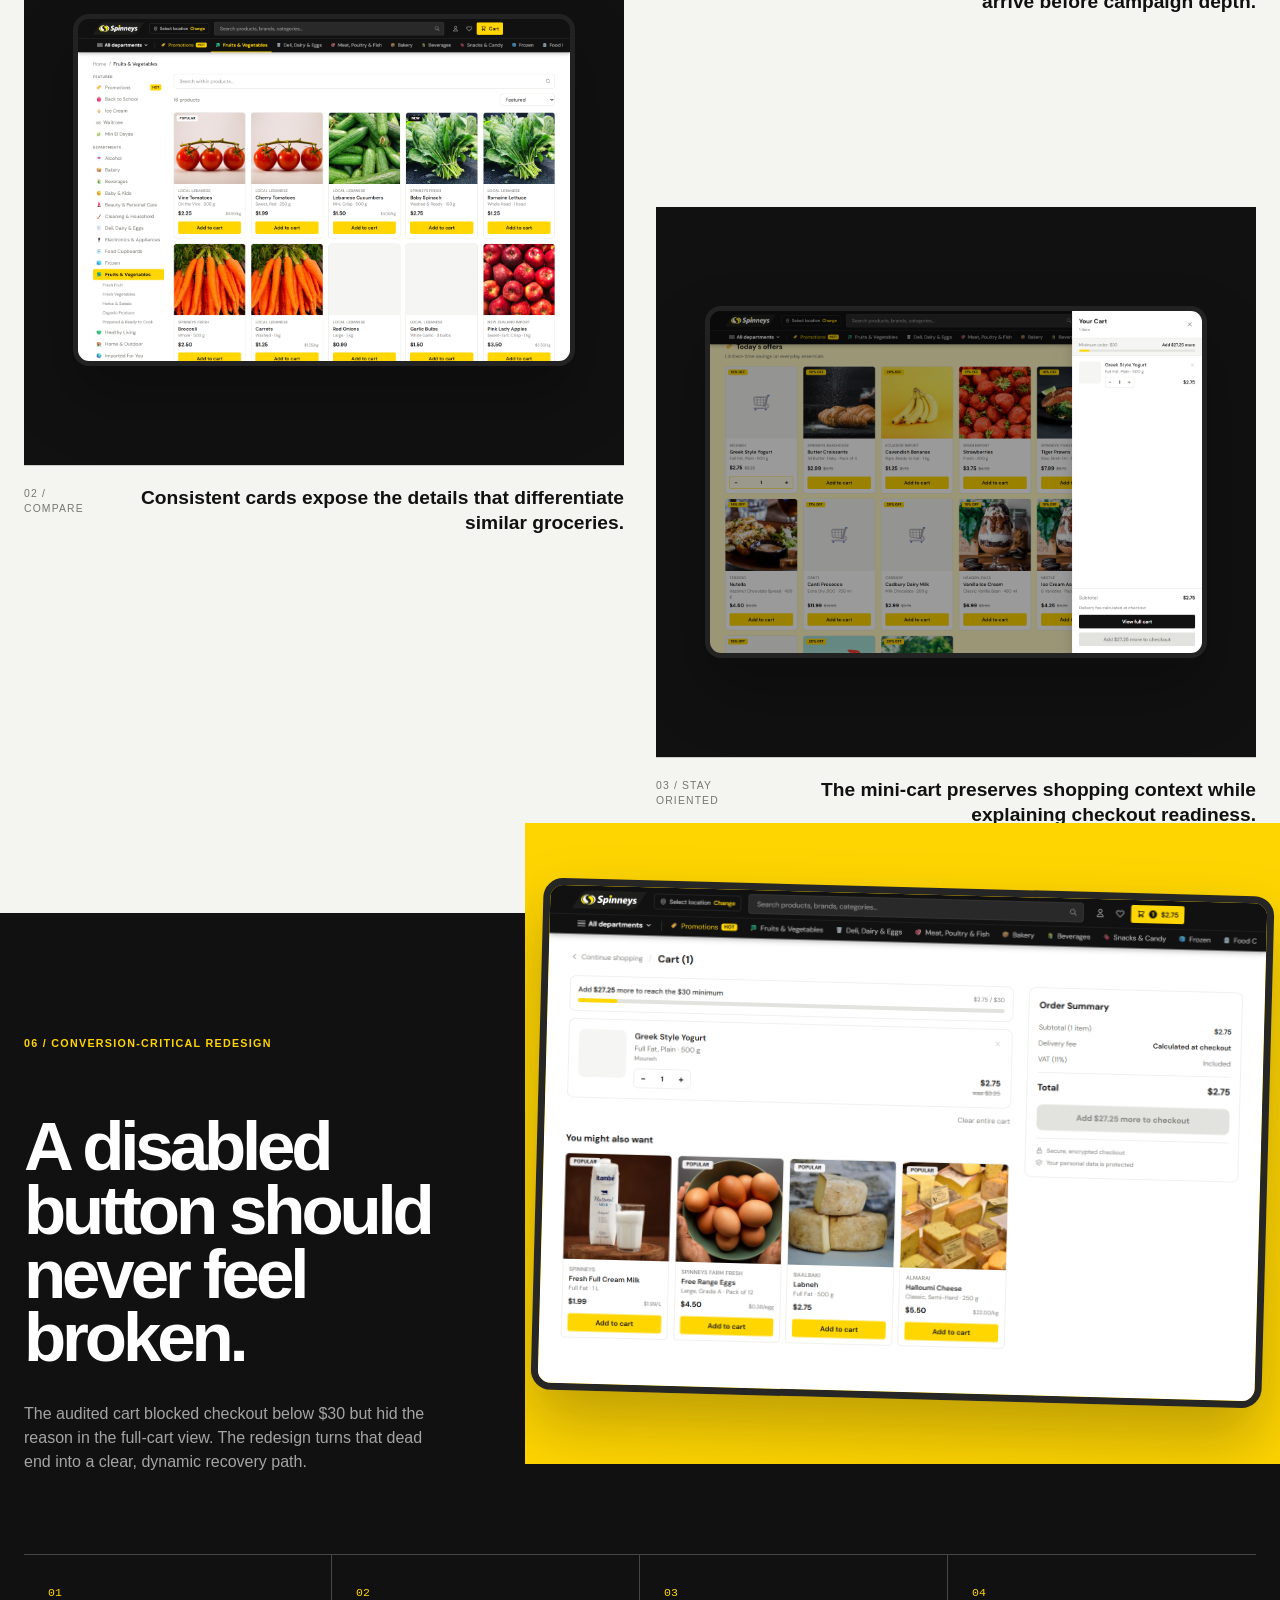
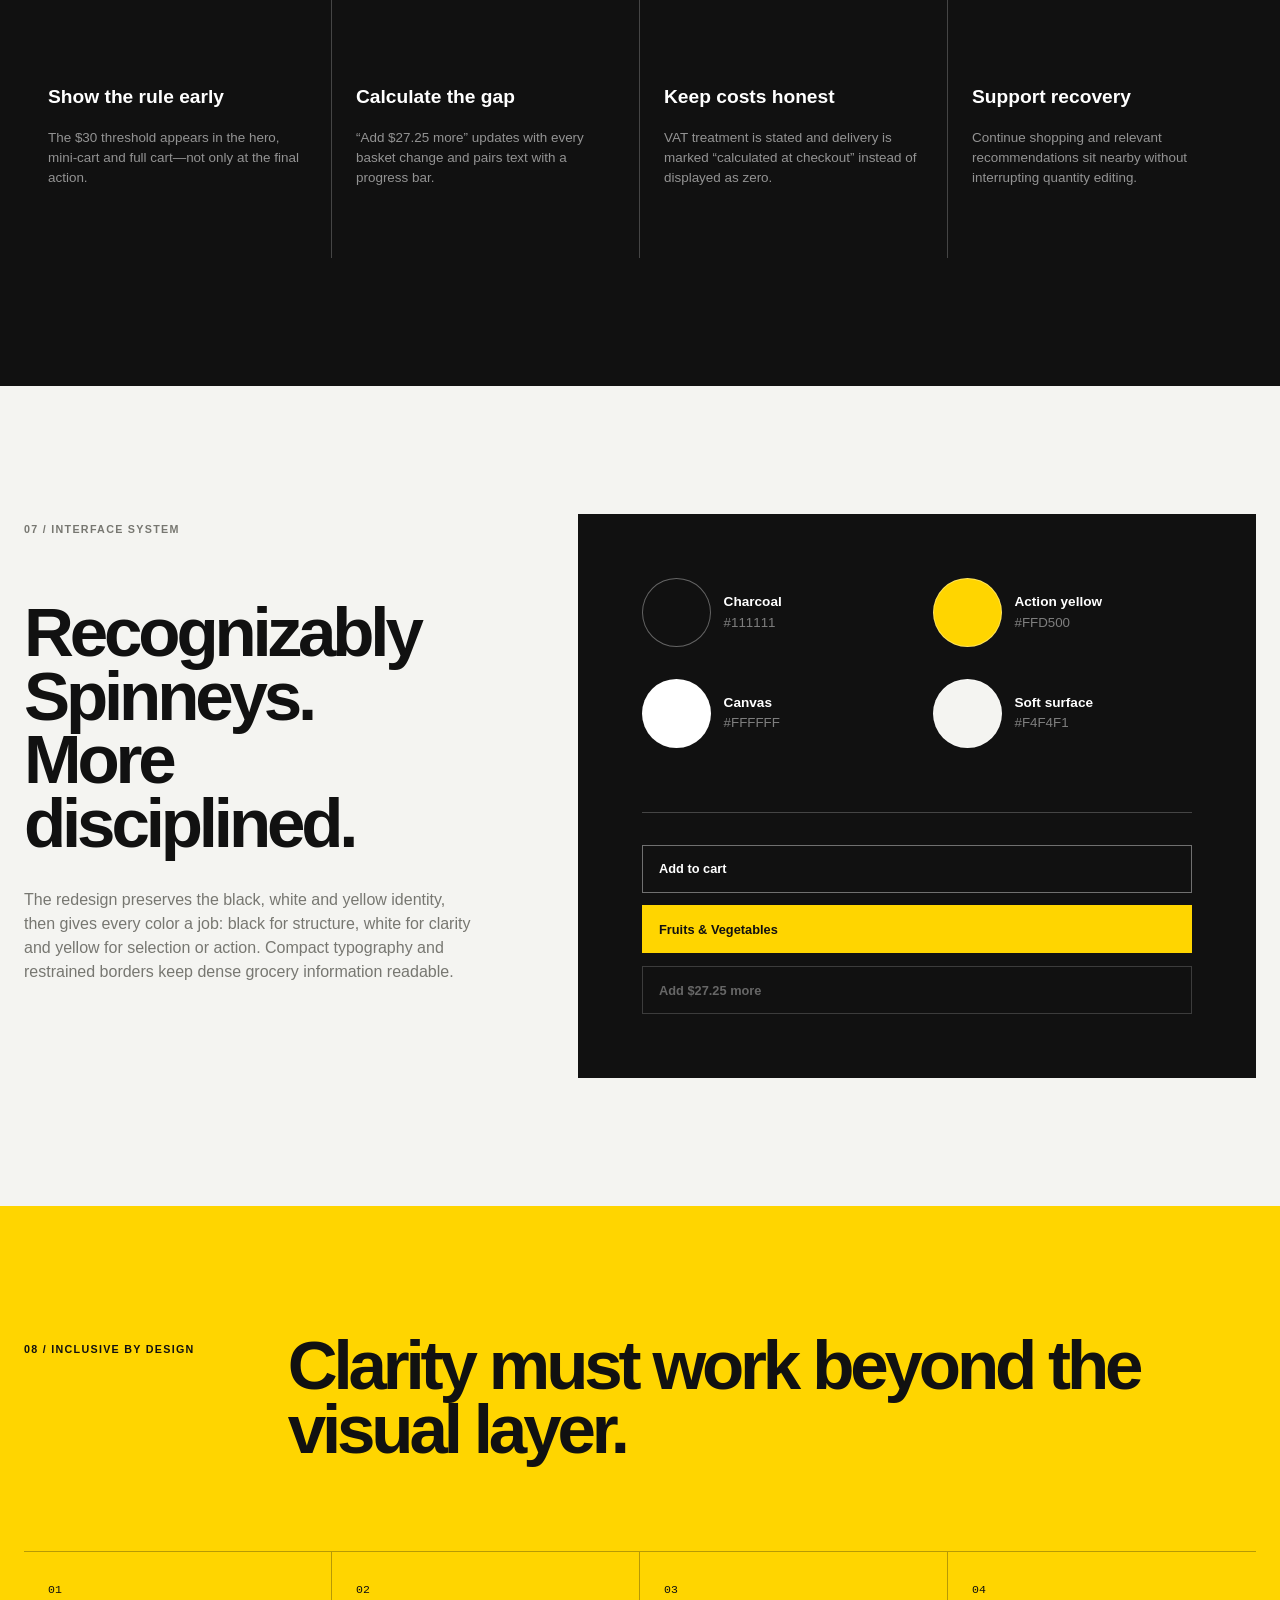
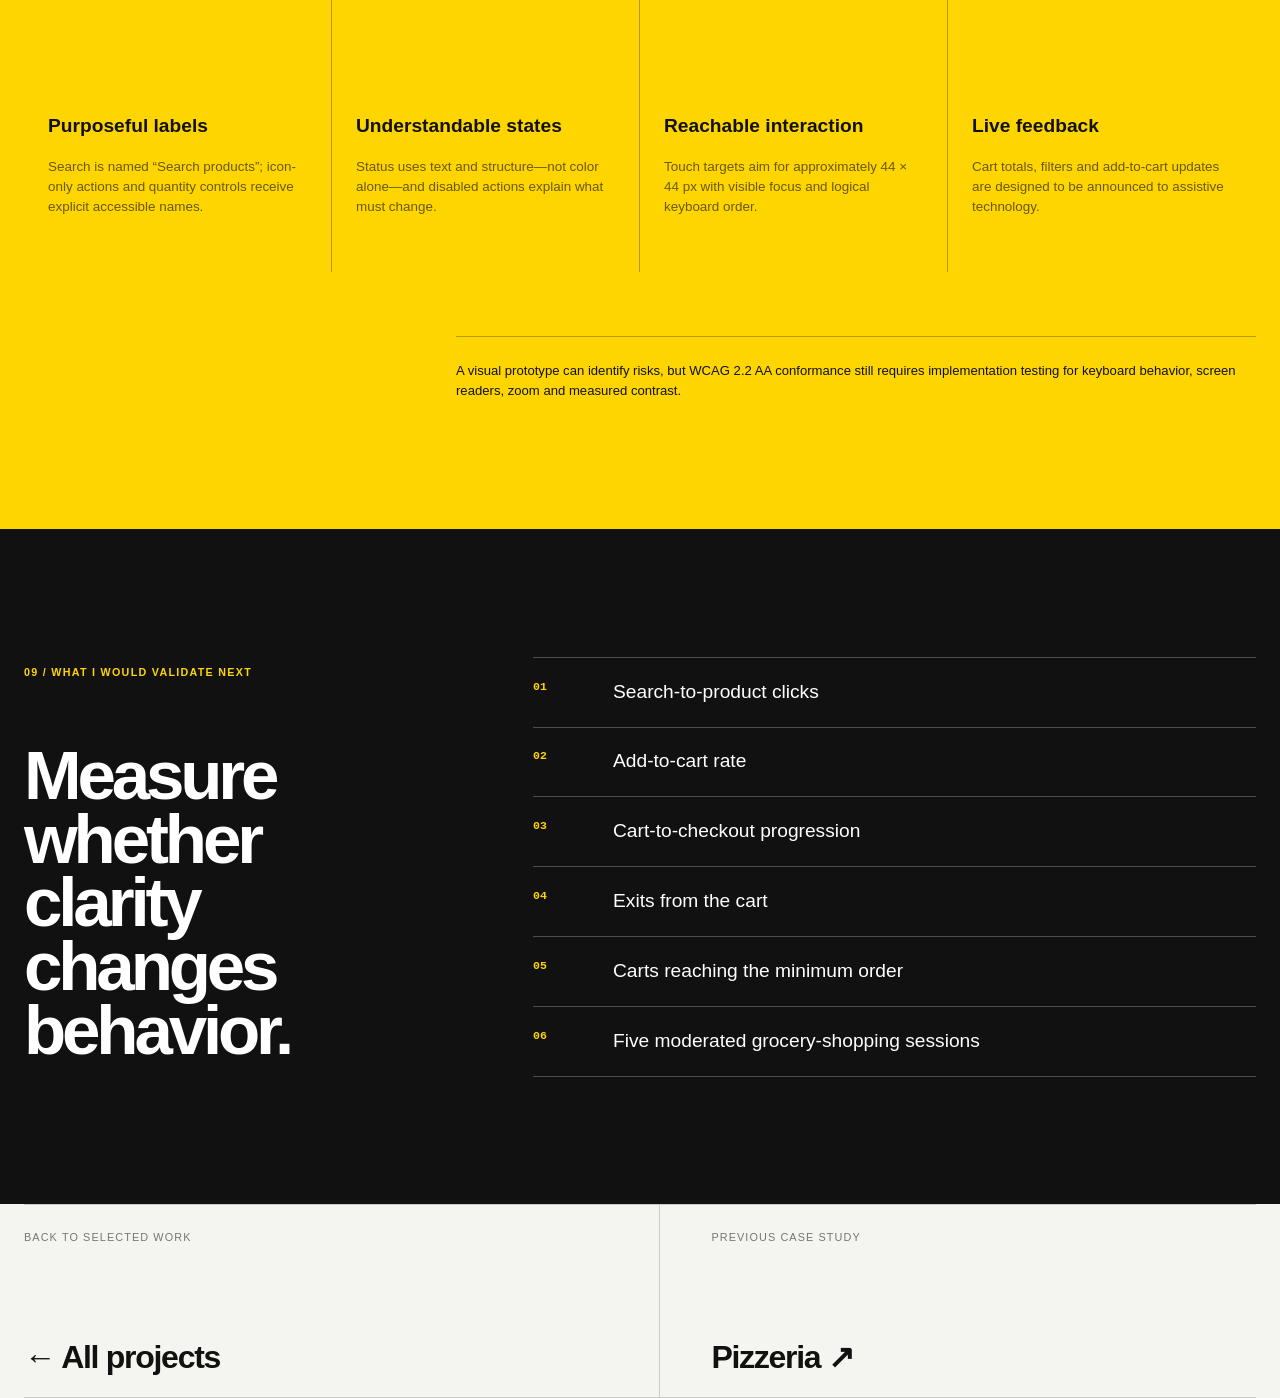
<file: spinneys.html>
<!doctype html>
<html lang="en">
  <head>
    <meta charset="UTF-8" />
    <meta name="viewport" content="width=device-width, initial-scale=1.0" />
    <meta
      name="description"
      content="Spinneys Lebanon ecommerce redesign case study by Muhammad Asad Iqbal—an audit-led responsive grocery-shopping experience focused on discovery, comparison and cart clarity."
    />
    <meta name="theme-color" content="#111111" />
    <title>Spinneys Lebanon Redesign — Muhammad Asad Iqbal</title>
    <link rel="stylesheet" href="styles.css?v=20260921-5" />
    <link rel="icon" type="image/svg+xml" href="favicon.svg" />
  </head>
  <body class="case-study-page spinneys-page">
    <a class="skip-link" href="#main">Skip to content</a>
    <div class="scroll-progress" aria-hidden="true"></div>

    <header class="site-header" aria-label="Primary navigation">
      <a class="monogram" href="index.html#top" aria-label="Muhammad Asad Iqbal, home">MAI</a>
      <nav>
        <a href="index.html#work">Work</a>
        <a href="index.html#process">Process</a>
        <a href="index.html#about">About</a>
        <a class="nav-cta" href="index.html#contact">Let's talk <span aria-hidden="true">↗</span></a>
      </nav>
    </header>

    <main id="main">
      <article class="spinneys-case" aria-labelledby="spinneys-title">
        <header class="spinneys-hero">
          <div class="spinneys-kicker reveal" data-parallax-speed="0.025">
            <span>Case study 03</span>
            <span>Retail ecommerce / Responsive web</span>
          </div>

          <div class="spinneys-hero-grid">
            <div class="spinneys-hero-copy">
              <img class="spinneys-logo reveal" src="assets/spinneys/logo.png" alt="Spinneys" width="786" height="190" />
              <h1 id="spinneys-title" class="reveal" data-parallax-speed="0.04">
                Grocery shopping,<br /><em>without the guesswork.</em>
              </h1>
              <p class="spinneys-lede reveal">
                An audit-led redesign of Spinneys Lebanon's online store—turning a crowded,
                promotion-heavy experience into a clearer path from location selection to
                product discovery, basket building and checkout readiness.
              </p>
              <a
                class="spinneys-prototype-link reveal"
                href="https://www.figma.com/make/fLlar44ItZB9CI7HgIgheJ/Redesign-Spinneys-Website?fullscreen=1&amp;code-node-id=0-6"
                target="_blank"
                rel="noreferrer"
              >Explore the interactive prototype <span aria-hidden="true">↗</span></a>
            </div>

            <figure class="spinneys-hero-screen reveal" data-parallax-speed="-0.025">
              <div class="spinneys-browser-bar" aria-hidden="true"><i></i><i></i><i></i><span>spinneyslebanon.com</span></div>
              <img src="assets/spinneys/spinneys-home.png" alt="Redesigned Spinneys homepage with compact navigation, search, a delivery-aware hero and category shortcuts" width="1440" height="1000" />
            </figure>
          </div>
        </header>

        <section class="spinneys-facts reveal" aria-label="Project overview">
          <div><span>Role</span><strong>Product, UX &amp; UI design</strong></div>
          <div><span>Approach</span><strong>Audit → priorities → prototype</strong></div>
          <div><span>Platform</span><strong>Responsive grocery ecommerce</strong></div>
          <div><span>Core focus</span><strong>Discovery, comparison &amp; cart clarity</strong></div>
        </section>

        <section class="spinneys-audit" aria-labelledby="audit-title">
          <header class="spinneys-section-heading reveal">
            <p>01 / Evidence before pixels</p>
            <h2 id="audit-title">The redesign began with a focused guest-journey audit.</h2>
            <span>
              Scope: desktop arrival-to-cart journey. Ratings are heuristic findings,
              not analytics or measured business outcomes.
            </span>
          </header>

          <div class="spinneys-score-grid">
            <article class="reveal"><strong>3.0<small>/5</small></strong><h3>First visit</h3><p>Clear intent, but the location decision competed with too much interface noise.</p></article>
            <article class="reveal"><strong>3.2<small>/5</small></strong><h3>Discovery</h3><p>Relevant results were weakened by dense navigation and limited comparison clarity.</p></article>
            <article class="reveal"><strong>3.8<small>/5</small></strong><h3>Product detail</h3><p>The strongest audited step, with useful information and delivery reassurance.</p></article>
            <article class="spinneys-score-card--risk reveal"><strong>2.4<small>/5</small></strong><h3>Cart clarity</h3><p>A disabled checkout created a dead end without explaining the $30 minimum.</p></article>
          </div>
        </section>

        <section class="spinneys-priorities" aria-labelledby="priorities-title">
          <header class="spinneys-section-heading reveal">
            <p>02 / What needed to change</p>
            <h2 id="priorities-title">Four friction points shaped the product strategy.</h2>
          </header>
          <div class="spinneys-priority-grid">
            <article class="reveal"><span>High / 01</span><h3>Explain the minimum order</h3><p>Show the exact amount remaining wherever checkout is unavailable, and update it live with basket changes.</p></article>
            <article class="reveal"><span>High / 02</span><h3>Make variants scannable</h3><p>Keep product family, variant, pack size, price and unit price visible without opening every item.</p></article>
            <article class="reveal"><span>Medium / 03</span><h3>Reduce first-visit competition</h3><p>Make delivery or pickup the first decision, keep chat collapsed and preserve a provisional browsing route.</p></article>
            <article class="reveal"><span>Medium / 04</span><h3>Strengthen interface clarity</h3><p>Simplify header layers, increase contrast and standardize primary, secondary and disabled states.</p></article>
          </div>
        </section>

        <section class="spinneys-onboarding" aria-labelledby="onboarding-title">
          <div class="spinneys-onboarding-copy reveal" data-parallax-speed="0.02">
            <p>03 / First-use experience</p>
            <h2 id="onboarding-title">Ask for context—then get out of the way.</h2>
            <p>
              The location step explains why the information matters, separates home delivery
              from store pickup, adds area search and lets people browse before committing.
              Availability remains explicitly provisional until a location is selected.
            </p>
            <ul>
              <li>Manual location entry before any permission request</li>
              <li>Delivery and pickup expressed as clear modes</li>
              <li>Searchable locations with a low-risk browse option</li>
              <li>Easy location changes from the persistent header</li>
            </ul>
          </div>
          <figure class="spinneys-onboarding-visual reveal" data-parallax-speed="-0.025">
            <img src="assets/spinneys/spinneys-location.png" alt="Location selector showing delivery and pickup modes, area search and a browse-without-location option" width="1440" height="1000" />
          </figure>
        </section>

        <section class="spinneys-journey" aria-labelledby="journey-title">
          <header class="spinneys-section-heading reveal">
            <p>04 / Redesigned journey</p>
            <h2 id="journey-title">From intent to a checkout-ready basket.</h2>
          </header>
          <ol>
            <li class="reveal"><span>01</span><strong>Locate</strong><p>Choose delivery or pickup and set the availability context.</p></li>
            <li class="reveal"><span>02</span><strong>Discover</strong><p>Search, browse frequent categories or enter through a useful offer.</p></li>
            <li class="reveal"><span>03</span><strong>Compare</strong><p>Read the variant, size, price and unit price directly in the grid.</p></li>
            <li class="reveal"><span>04</span><strong>Build</strong><p>Add and adjust quantities without leaving the shopping surface.</p></li>
            <li class="reveal"><span>05</span><strong>Resolve</strong><p>Understand minimum-order progress and the exact next action.</p></li>
          </ol>
        </section>

        <section class="spinneys-interface-gallery" aria-labelledby="interfaces-title">
          <header class="spinneys-section-heading reveal">
            <p>05 / Key interfaces</p>
            <h2 id="interfaces-title">A system designed around frequent shopping.</h2>
          </header>
          <div class="spinneys-interface-grid">
            <figure class="spinneys-interface spinneys-interface--home reveal" data-parallax-speed="0.02">
              <div><img src="assets/spinneys/spinneys-home.png" alt="Category-led Spinneys homepage with a compact header and delivery information" width="1440" height="1000" /></div>
              <figcaption><span>01 / Discover</span><strong>Search, delivery context and high-frequency categories arrive before campaign depth.</strong></figcaption>
            </figure>
            <figure class="spinneys-interface reveal" data-parallax-speed="-0.02">
              <div><img src="assets/spinneys/spinneys-category.png" alt="Fruits and vegetables category page with readable product variants, prices and add-to-cart actions" width="1440" height="1000" /></div>
              <figcaption><span>02 / Compare</span><strong>Consistent cards expose the details that differentiate similar groceries.</strong></figcaption>
            </figure>
            <figure class="spinneys-interface reveal" data-parallax-speed="0.02">
              <div><img src="assets/spinneys/spinneys-cart-drawer.png" alt="Mini-cart showing the minimum order, live amount remaining and quantity controls" width="1440" height="1000" /></div>
              <figcaption><span>03 / Stay oriented</span><strong>The mini-cart preserves shopping context while explaining checkout readiness.</strong></figcaption>
            </figure>
          </div>
        </section>

        <section class="spinneys-cart-story" aria-labelledby="cart-title">
          <div class="spinneys-cart-heading reveal">
            <p>06 / Conversion-critical redesign</p>
            <h2 id="cart-title">A disabled button should never feel broken.</h2>
            <p>
              The audited cart blocked checkout below $30 but hid the reason in the full-cart view.
              The redesign turns that dead end into a clear, dynamic recovery path.
            </p>
          </div>
          <figure class="spinneys-cart-screen reveal" data-parallax-speed="-0.02">
            <img src="assets/spinneys/spinneys-full-cart.png" alt="Full cart with live minimum-order progress, transparent fees and a checkout button that explains the remaining amount" width="1440" height="1000" />
          </figure>
          <div class="spinneys-cart-decisions">
            <article class="reveal"><span>01</span><h3>Show the rule early</h3><p>The $30 threshold appears in the hero, mini-cart and full cart—not only at the final action.</p></article>
            <article class="reveal"><span>02</span><h3>Calculate the gap</h3><p>“Add $27.25 more” updates with every basket change and pairs text with a progress bar.</p></article>
            <article class="reveal"><span>03</span><h3>Keep costs honest</h3><p>VAT treatment is stated and delivery is marked “calculated at checkout” instead of displayed as zero.</p></article>
            <article class="reveal"><span>04</span><h3>Support recovery</h3><p>Continue shopping and relevant recommendations sit nearby without interrupting quantity editing.</p></article>
          </div>
        </section>

        <section class="spinneys-system" aria-labelledby="system-title">
          <div class="spinneys-system-copy reveal">
            <p>07 / Interface system</p>
            <h2 id="system-title">Recognizably Spinneys. More disciplined.</h2>
            <p>
              The redesign preserves the black, white and yellow identity, then gives every color
              a job: black for structure, white for clarity and yellow for selection or action.
              Compact typography and restrained borders keep dense grocery information readable.
            </p>
          </div>
          <div class="spinneys-system-board reveal" aria-label="Spinneys visual language">
            <div class="spinneys-swatches">
              <span style="--swatch:#111111"><i></i><b>Charcoal</b><small>#111111</small></span>
              <span style="--swatch:#ffd500"><i></i><b>Action yellow</b><small>#FFD500</small></span>
              <span style="--swatch:#ffffff"><i></i><b>Canvas</b><small>#FFFFFF</small></span>
              <span style="--swatch:#f4f4f1"><i></i><b>Soft surface</b><small>#F4F4F1</small></span>
            </div>
            <div class="spinneys-state-demo" aria-hidden="true">
              <button tabindex="-1">Add to cart</button>
              <button tabindex="-1" class="is-selected">Fruits &amp; Vegetables</button>
              <button tabindex="-1" disabled>Add $27.25 more</button>
            </div>
          </div>
        </section>

        <section class="spinneys-accessibility" aria-labelledby="accessibility-title">
          <header class="spinneys-section-heading reveal">
            <p>08 / Inclusive by design</p>
            <h2 id="accessibility-title">Clarity must work beyond the visual layer.</h2>
          </header>
          <div class="spinneys-accessibility-grid">
            <article class="reveal"><span>01</span><h3>Purposeful labels</h3><p>Search is named “Search products”; icon-only actions and quantity controls receive explicit accessible names.</p></article>
            <article class="reveal"><span>02</span><h3>Understandable states</h3><p>Status uses text and structure—not color alone—and disabled actions explain what must change.</p></article>
            <article class="reveal"><span>03</span><h3>Reachable interaction</h3><p>Touch targets aim for approximately 44 × 44 px with visible focus and logical keyboard order.</p></article>
            <article class="reveal"><span>04</span><h3>Live feedback</h3><p>Cart totals, filters and add-to-cart updates are designed to be announced to assistive technology.</p></article>
          </div>
          <p class="spinneys-accessibility-note reveal">
            A visual prototype can identify risks, but WCAG 2.2 AA conformance still requires
            implementation testing for keyboard behavior, screen readers, zoom and measured contrast.
          </p>
        </section>

        <section class="spinneys-validation" aria-labelledby="validation-title">
          <div class="spinneys-validation-copy reveal">
            <p>09 / What I would validate next</p>
            <h2 id="validation-title">Measure whether clarity changes behavior.</h2>
          </div>
          <div class="spinneys-validation-grid">
            <article class="reveal"><strong>01</strong><span>Search-to-product clicks</span></article>
            <article class="reveal"><strong>02</strong><span>Add-to-cart rate</span></article>
            <article class="reveal"><strong>03</strong><span>Cart-to-checkout progression</span></article>
            <article class="reveal"><strong>04</strong><span>Exits from the cart</span></article>
            <article class="reveal"><strong>05</strong><span>Carts reaching the minimum order</span></article>
            <article class="reveal"><strong>06</strong><span>Five moderated grocery-shopping sessions</span></article>
          </div>
        </section>

        <nav class="case-study-navigation reveal" aria-label="Case study navigation">
          <a href="index.html#work"><span>Back to selected work</span><strong>← All projects</strong></a>
          <a href="pizzeria.html"><span>Previous case study</span><strong>Pizzeria ↗</strong></a>
        </nav>
      </article>
    </main>

    <script src="script.js?v=20260921-5"></script>
  </body>
</html>
</file>
<file: styles.css>
:root {
  --ink: #0d0d0d;
  --paper: #f1f0eb;
  --acid: #dfff00;
  --blue: #3157ff;
  --muted: #858585;
  --line-dark: rgba(255, 255, 255, 0.18);
  --line-light: rgba(13, 13, 13, 0.18);
  --max-width: 1440px;
}

* { box-sizing: border-box; }
html { scroll-behavior: smooth; }

body {
  margin: 0;
  background: var(--ink);
  color: var(--paper);
  font-family: Inter, "Helvetica Neue", Arial, sans-serif;
  font-size: 1rem;
  line-height: 1.5;
  -webkit-font-smoothing: antialiased;
  overflow-x: hidden;
}

a { color: inherit; text-decoration: none; }

.skip-link {
  position: fixed;
  z-index: 99;
  top: 0.75rem;
  left: 0.75rem;
  padding: 0.75rem 1rem;
  color: var(--ink);
  background: var(--acid);
  transform: translateY(-160%);
  transition: transform 180ms ease;
}

.skip-link:focus { transform: translateY(0); }

.scroll-progress {
  position: fixed;
  z-index: 50;
  top: 0;
  left: 0;
  width: 3px;
  height: 100vh;
  background: var(--acid);
  transform: scaleY(var(--scroll-progress, 0));
  transform-origin: top;
  pointer-events: none;
}

.site-header {
  position: absolute;
  z-index: 10;
  top: 0;
  left: 50%;
  width: min(100% - 3rem, var(--max-width));
  height: 6.5rem;
  display: flex;
  align-items: center;
  justify-content: space-between;
  transform: translateX(-50%);
  border-bottom: 1px solid var(--line-dark);
}

.monogram {
  width: 3rem;
  height: 3rem;
  display: grid;
  place-items: center;
  border: 1px solid rgba(255,255,255,.45);
  border-radius: 50%;
  font-size: .76rem;
  font-weight: 800;
  letter-spacing: -.02em;
}

nav { display: flex; align-items: center; gap: clamp(1rem, 3vw, 2.5rem); }
nav a { font-size: .88rem; transition: opacity 160ms ease; }
nav a:hover { opacity: .62; }

.nav-cta {
  display: inline-flex;
  align-items: center;
  gap: .75rem;
  padding: .7rem 1rem;
  border: 1px solid rgba(255,255,255,.5);
  border-radius: 999px;
}

.hero {
  position: relative;
  min-height: 100svh;
  padding: 10rem max(1.5rem, calc((100vw - var(--max-width)) / 2)) 3rem;
  display: flex;
  flex-direction: column;
  justify-content: space-between;
  overflow: hidden;
}

.hero::before {
  content: "";
  position: absolute;
  top: 17%;
  right: -4vw;
  width: clamp(18rem, 36vw, 39rem);
  aspect-ratio: 1;
  border: 1px solid rgba(223,255,0,.38);
  border-radius: 50%;
  box-shadow: 0 0 8rem rgba(223,255,0,.06);
  animation: haloPulse 7s ease-in-out infinite;
}

.hero-kicker, .eyebrow {
  display: flex;
  align-items: center;
  gap: .65rem;
  margin: 0;
  text-transform: uppercase;
  letter-spacing: .17em;
  font-size: .72rem;
  font-weight: 700;
}

.status-dot { width: .48rem; height: .48rem; border-radius: 50%; background: var(--acid); }

.hero h1 {
  position: relative;
  z-index: 1;
  margin: clamp(3rem, 7vh, 6rem) 0;
  max-width: 1130px;
  font-size: clamp(3.6rem, 8.4vw, 8.2rem);
  line-height: .9;
  letter-spacing: -.075em;
  font-weight: 620;
}

.hero-portrait {
  --parallax-y: 0px;
  position: absolute;
  z-index: 0;
  top: clamp(8.5rem, 17vh, 11.5rem);
  right: max(1.5rem, calc((100vw - var(--max-width)) / 2));
  width: clamp(17rem, 30vw, 31rem);
  aspect-ratio: 1;
  margin: 0;
  transform: translate3d(0, var(--parallax-y), 0);
  will-change: transform;
}

.portrait-shell {
  position: absolute;
  inset: 7%;
  overflow: hidden;
  border: 1px solid rgba(255,255,255,.35);
  border-radius: 50%;
  background: #191919;
  box-shadow: 0 2rem 6rem rgba(0,0,0,.38);
  animation: portraitFloat 6.5s ease-in-out infinite;
}

.portrait-shell::after {
  content: "";
  position: absolute;
  inset: 0;
  border-radius: inherit;
  background: linear-gradient(145deg, transparent 48%, rgba(223,255,0,.17));
  pointer-events: none;
}

.portrait-shell img {
  width: 100%;
  height: 100%;
  display: block;
  object-fit: cover;
  object-position: 50% 29%;
  filter: saturate(.88) contrast(1.04);
  transform: scale(1.03);
}

.portrait-orbit {
  position: absolute;
  inset: 0;
  border: 1px solid rgba(223,255,0,.42);
  border-radius: 50%;
  animation: orbitSpin 18s linear infinite;
}

.portrait-orbit::after {
  content: "";
  position: absolute;
  top: 11%;
  left: 10%;
  width: .72rem;
  height: .72rem;
  border-radius: 50%;
  background: var(--acid);
  box-shadow: 0 0 1.2rem rgba(223,255,0,.7);
}

.portrait-orbit--inner {
  inset: 3.5%;
  border-color: rgba(255,255,255,.2);
  animation-direction: reverse;
  animation-duration: 13s;
}

.portrait-orbit--inner::after {
  top: auto;
  left: auto;
  right: 5%;
  bottom: 27%;
  width: .45rem;
  height: .45rem;
  background: var(--paper);
  box-shadow: none;
}

.highlight {
  position: relative;
  display: inline-block;
  color: var(--ink);
  font-style: italic;
  font-family: Georgia, serif;
  font-weight: 400;
  letter-spacing: -.06em;
  padding: 0 .13em .08em .08em;
  background: var(--acid);
  transform: rotate(-1.5deg);
}

.hero-footer { display: flex; align-items: flex-end; justify-content: space-between; gap: 2rem; }
.hero-footer > p { max-width: 32rem; margin: 0; color: #b5b5b5; font-size: clamp(1rem, 1.6vw, 1.3rem); }

.circle-link {
  flex: 0 0 auto;
  width: 7.25rem;
  height: 7.25rem;
  padding: 1.4rem;
  display: flex;
  flex-direction: column;
  justify-content: space-between;
  border: 1px solid rgba(255,255,255,.42);
  border-radius: 50%;
  font-size: .82rem;
  transition: color 180ms ease, background 180ms ease, transform 180ms ease;
}

.circle-link span:last-child { align-self: flex-end; font-size: 1.3rem; }
.circle-link:hover { color: var(--ink); background: var(--acid); transform: rotate(4deg); }
.hero-index { position: absolute; right: 2rem; bottom: 1rem; color: #555; font-size: .7rem; }

@keyframes orbitSpin { to { transform: rotate(360deg); } }
@keyframes portraitFloat {
  0%, 100% { transform: translate3d(0, 0, 0) rotate(-.6deg); }
  50% { transform: translate3d(0, -10px, 0) rotate(.6deg); }
}
@keyframes haloPulse {
  0%, 100% { opacity: .65; transform: scale(.96); }
  50% { opacity: 1; transform: scale(1.035); }
}

.work-section {
  padding: clamp(6rem, 11vw, 10rem) max(1.5rem, calc((100vw - var(--max-width)) / 2));
  color: var(--ink);
  background: var(--paper);
}

.section-heading { display: flex; justify-content: space-between; align-items: flex-start; gap: 2rem; margin-bottom: clamp(3.5rem, 7vw, 7rem); }
.section-heading h2, .about-grid h2, .contact-section h2 {
  margin: 0;
  font-size: clamp(3.2rem, 7vw, 7rem);
  line-height: .92;
  letter-spacing: -.065em;
  font-weight: 600;
}

.project-grid { display: grid; grid-template-columns: 1.45fr 1fr; align-items: start; gap: clamp(1rem, 2.3vw, 2.5rem); }
.project-card { border-top: 1px solid var(--line-light); padding-top: 1rem; }
.project-card--secondary { margin-top: 8rem; }
.project-meta, .project-copy { display: flex; justify-content: space-between; gap: 1rem; }
.project-meta { margin-bottom: 1rem; text-transform: uppercase; letter-spacing: .09em; font-size: .67rem; font-weight: 700; }
.project-visual, .phone-stage { height: clamp(25rem, 47vw, 42rem); display: grid; place-items: center; overflow: hidden; }
.project-visual { padding: 8%; background: var(--blue); }

.window { width: 100%; max-width: 720px; aspect-ratio: 1.28; border-radius: 1rem; background: #f8f8f8; box-shadow: 0 2rem 5rem rgba(0,0,0,.28); transform: rotate(-2deg); }
.window-bar { height: 11%; display: flex; align-items: center; gap: .35rem; padding: 0 4%; border-bottom: 1px solid #dedede; }
.window-bar i { width: .55rem; height: .55rem; border-radius: 50%; background: #ccc; }
.window-body { height: 89%; display: grid; grid-template-columns: 26% 1fr; }
.sidebar-lines { padding: 18% 15%; border-right: 1px solid #e4e4e4; }
.sidebar-lines b { display: block; width: 80%; height: 4%; margin-bottom: 18%; border-radius: 999px; background: #ddd; }
.sidebar-lines b:first-child { background: var(--blue); }
.dashboard { padding: 10%; }
.dashboard > span { display: block; width: 30%; height: 3%; margin-bottom: 8%; background: #bbb; }
.dashboard > strong { display: block; width: 52%; height: 12%; margin-bottom: 12%; background: var(--ink); }
.data-row { display: grid; grid-template-columns: repeat(3, 1fr); gap: 5%; height: 40%; }
.data-row i { border-radius: .5rem; background: #ececec; }
.data-row i:nth-child(2) { background: var(--acid); }

.phone-stage { height: clamp(22rem, 36vw, 34rem); padding-top: 4rem; background: var(--acid); }
.phone { align-self: end; width: 55%; max-width: 230px; aspect-ratio: .51; padding: .55rem; border: .2rem solid var(--ink); border-bottom: 0; border-radius: 2rem 2rem 0 0; background: var(--ink); }
.phone-notch { width: 42%; height: .65rem; margin: 0 auto -.65rem; position: relative; z-index: 1; border-radius: 0 0 .6rem .6rem; background: var(--ink); }
.phone-screen { height: 100%; padding: 20% 10%; border-radius: 1.35rem 1.35rem 0 0; background: var(--paper); }
.phone-label { display: block; width: 42%; height: 2%; margin-bottom: 16%; background: #bbb; }
.phone-screen strong { display: block; width: 72%; height: 7%; margin-bottom: 19%; background: var(--ink); }
.phone-screen i { display: block; height: 15%; margin-bottom: 7%; border-radius: .5rem; background: white; box-shadow: 0 1px 0 rgba(0,0,0,.1); }
.phone-screen i:nth-of-type(2) { background: var(--blue); }

.pizzeria-stage {
  position: relative;
  isolation: isolate;
  padding: 0;
  background:
    radial-gradient(circle at 18% 17%, rgba(217,148,59,.95) 0 6%, transparent 6.3%),
    radial-gradient(circle at 88% 83%, rgba(200,62,47,.9) 0 10%, transparent 10.3%),
    #1e1b18;
}

.pizzeria-stage::before {
  content: "";
  position: absolute;
  inset: 8%;
  border: 1px solid rgba(234,223,201,.28);
  border-radius: 50%;
}

.pizzeria-mark {
  position: absolute;
  z-index: -1;
  left: 6%;
  top: 5%;
  color: rgba(251,248,243,.12);
  font-family: Georgia, "Times New Roman", serif;
  font-size: clamp(2.4rem, 5vw, 5rem);
  font-weight: 700;
  letter-spacing: -.05em;
}

.pizzeria-cover {
  position: absolute;
  width: min(48%, 14rem);
  height: auto;
  border-radius: clamp(1.1rem, 2vw, 1.8rem);
  filter: drop-shadow(0 2rem 2.5rem rgba(0,0,0,.42));
  transition: transform 700ms cubic-bezier(.2,.8,.2,1);
}

.pizzeria-cover--home { left: 4%; bottom: -13%; transform: rotate(-5deg); }
.pizzeria-cover--builder { right: 3%; top: 11%; transform: rotate(4deg); }
.project-feature:hover .pizzeria-cover--home { transform: translate3d(-.35rem,-.8rem,0) rotate(-7deg); }
.project-feature:hover .pizzeria-cover--builder { transform: translate3d(.35rem,-.65rem,0) rotate(6deg); }

.project-copy { align-items: center; padding-top: 1.3rem; }
.project-copy h3 { margin: 0 0 .3rem; font-size: clamp(1.35rem, 2vw, 2rem); letter-spacing: -.035em; }
.project-copy p { margin: 0; color: #666; font-size: .82rem; }
.project-arrow { font-size: 1.6rem; }
.project-case-link { display: inline-flex; align-items: center; gap: .7rem; padding: .75rem 1rem; border: 1px solid rgba(13,13,13,.35); border-radius: 999px; font-size: .78rem; font-weight: 600; white-space: nowrap; transition: color 180ms ease, background 180ms ease, transform 220ms ease; }
.project-case-link i { font-style: normal; font-size: 1rem; }
.project-feature:hover .project-case-link { color: var(--paper); background: var(--ink); transform: translateY(-2px); }
.project-feature { display: block; }

.project-card--spinneys { grid-column: 1 / -1; margin-top: clamp(3.5rem, 8vw, 8rem); }
.spinneys-stage {
  position: relative;
  isolation: isolate;
  height: clamp(28rem, 52vw, 47rem);
  overflow: hidden;
  background: #ffd500;
}
.spinneys-stage::before {
  content: "";
  position: absolute;
  inset: 9%;
  border: 1px solid rgba(17,17,17,.25);
  border-radius: 999px;
  transform: rotate(-8deg);
}
.spinneys-stage__brand {
  position: absolute;
  z-index: 3;
  top: clamp(1rem, 3vw, 3rem);
  left: clamp(1rem, 3vw, 3rem);
  width: clamp(10rem, 24vw, 22rem);
  padding: clamp(1.25rem, 2.5vw, 2.5rem);
  color: white;
  background: #111;
}
.spinneys-stage__brand img { display: block; width: 100%; height: auto; }
.spinneys-stage__brand span { display: block; margin-top: 1.2rem; padding-top: 1rem; border-top: 1px solid rgba(255,255,255,.25); text-transform: uppercase; letter-spacing: .12em; font-size: .62rem; }
.spinneys-stage__screen {
  position: absolute;
  overflow: hidden;
  border: clamp(.28rem, .6vw, .55rem) solid #111;
  border-radius: clamp(.8rem, 1.4vw, 1.35rem);
  box-shadow: 0 2rem 4.5rem rgba(17,17,17,.28);
  transition: transform 700ms cubic-bezier(.2,.8,.2,1);
}
.spinneys-stage__screen img { display: block; width: 100%; height: 100%; object-fit: cover; object-position: top; }
.spinneys-stage__screen--home { z-index: 1; right: 6%; top: 11%; width: 68%; height: 72%; transform: rotate(2deg); }
.spinneys-stage__screen--cart { z-index: 2; right: 1%; bottom: -7%; width: 38%; height: 58%; transform: rotate(-3deg); }
.project-feature:hover .spinneys-stage__screen--home { transform: translate3d(-.3rem,-.7rem,0) rotate(.6deg); }
.project-feature:hover .spinneys-stage__screen--cart { transform: translate3d(.35rem,-1rem,0) rotate(-1.5deg); }

.project-visual--nomadcut {
  position: relative;
  isolation: isolate;
  background:
    radial-gradient(circle at 78% 18%, rgba(223,255,0,.95) 0 7%, transparent 7.2%),
    radial-gradient(circle at 14% 90%, rgba(223,255,0,.24), transparent 28%),
    var(--blue);
}

.project-visual--nomadcut::before,
.project-visual--nomadcut::after {
  content: "";
  position: absolute;
  border: 1px solid rgba(255,255,255,.42);
  border-radius: 50%;
  pointer-events: none;
}

.project-visual--nomadcut::before { width: 68%; aspect-ratio: 1; left: -15%; top: 8%; }
.project-visual--nomadcut::after { width: 54%; aspect-ratio: 1; right: -10%; bottom: -12%; }

.nomadcut-wordmark {
  position: absolute;
  z-index: -1;
  left: 4%;
  bottom: 1%;
  color: rgba(255,255,255,.11);
  font-size: clamp(3rem, 7vw, 7rem);
  line-height: 1;
  letter-spacing: -.07em;
  font-weight: 700;
}

.nomadcut-cover {
  position: absolute;
  width: min(43%, 18rem);
  height: auto;
  border-radius: clamp(1.1rem, 2.2vw, 2rem);
  box-shadow: 0 2.2rem 5rem rgba(0,0,0,.34);
  transition: transform 700ms cubic-bezier(.2,.8,.2,1);
}

.nomadcut-cover--home { left: 16%; top: 9%; transform: rotate(-5deg); }
.nomadcut-cover--brief { right: 13%; bottom: -15%; transform: rotate(5deg); }
.project-feature:hover .nomadcut-cover--home { transform: translate3d(-.6rem,-.7rem,0) rotate(-7deg); }
.project-feature:hover .nomadcut-cover--brief { transform: translate3d(.6rem,-1rem,0) rotate(7deg); }

.project-card .window,
.project-card .phone {
  transition: transform 650ms cubic-bezier(.2,.8,.2,1);
}
.project-card:hover .window { transform: rotate(0deg) scale(1.025); }
.project-card:hover .phone { transform: translateY(-1rem) rotate(1.5deg); }
.project-card:hover .project-arrow { transform: translate(.2rem, -.2rem); }
.project-arrow { transition: transform 220ms ease; }

.case-study {
  position: relative;
  overflow: hidden;
  padding: clamp(7rem, 11vw, 11rem) max(1.5rem, calc((100vw - var(--max-width)) / 2));
  color: var(--paper);
  background: var(--ink);
}

.case-study-page { background: var(--ink); }
.case-study-page .site-header { position: absolute; }
.case-study-page .case-study { padding-top: clamp(9rem, 13vw, 12rem); }

.case-study::before {
  content: "";
  position: absolute;
  top: 7rem;
  right: -11rem;
  width: 30rem;
  aspect-ratio: 1;
  border: 1px solid rgba(223,255,0,.28);
  border-radius: 50%;
}

.case-study-hero { position: relative; z-index: 1; }
.case-study-kicker { display: flex; justify-content: space-between; gap: 1rem; padding-bottom: 1.2rem; border-bottom: 1px solid var(--line-dark); text-transform: uppercase; letter-spacing: .12em; font-size: .68rem; font-weight: 700; }
.case-study-hero h2, .case-study-title { max-width: 75rem; margin: clamp(3.5rem, 7vw, 7rem) 0 2.5rem; font-size: clamp(4rem, 8.5vw, 9rem); line-height: .83; letter-spacing: -.075em; font-weight: 600; }
.case-study-hero h2 em, .case-study-title em { color: var(--acid); font-family: Georgia, "Times New Roman", serif; font-weight: 400; }
.case-study-summary { display: grid; grid-template-columns: 1fr auto; align-items: end; gap: 3rem; margin-left: min(27vw, 28rem); }
.case-study-summary > p { max-width: 42rem; margin: 0; color: rgba(241,240,235,.7); font-size: clamp(1.05rem, 1.55vw, 1.35rem); }
.case-study-link { display: inline-flex; align-items: center; gap: 1rem; padding: .85rem 1.15rem; border: 1px solid rgba(255,255,255,.45); border-radius: 999px; white-space: nowrap; transition: color 180ms ease, background 180ms ease; }
.case-study-link:hover { color: var(--ink); background: var(--acid); }

.case-study-facts { display: grid; grid-template-columns: repeat(4,1fr); margin-top: clamp(5rem, 9vw, 9rem); border-top: 1px solid var(--line-dark); border-bottom: 1px solid var(--line-dark); }
.case-study-facts div { min-height: 9rem; padding: 1.4rem; border-right: 1px solid var(--line-dark); }
.case-study-facts div:first-child { padding-left: 0; }
.case-study-facts div:last-child { border-right: 0; }
.case-study-facts span { display: block; margin-bottom: 2.5rem; color: rgba(241,240,235,.5); text-transform: uppercase; letter-spacing: .12em; font-size: .65rem; }
.case-study-facts strong { display: block; max-width: 13rem; font-size: clamp(1rem, 1.25vw, 1.18rem); line-height: 1.25; }

.case-study-opening { display: grid; grid-template-columns: 1.18fr .82fr; gap: clamp(1rem, 2vw, 2rem); margin-top: clamp(6rem, 10vw, 10rem); }
.case-study-statement { min-height: clamp(30rem, 46vw, 42rem); padding: clamp(2rem, 4vw, 4.5rem); display: flex; flex-direction: column; justify-content: space-between; color: var(--paper); background: var(--blue); }
.case-study-statement--acid { color: var(--ink); background: var(--acid); }
.case-study-statement h3, .case-study-statement h2 { max-width: 12em; margin: auto 0 2rem; font-size: clamp(2.5rem, 5vw, 5.5rem); line-height: .92; letter-spacing: -.055em; font-weight: 600; }
.case-study-statement > p:last-child { max-width: 36rem; margin: 0; opacity: .75; font-size: clamp(.95rem, 1.2vw, 1.12rem); }

.experience-flow { padding: clamp(7rem, 11vw, 11rem) 0; }
.flow-heading { display: grid; grid-template-columns: .55fr 1.45fr; gap: 2rem; align-items: start; margin-bottom: 4rem; }
.flow-heading h3, .flow-heading h2, .decision-heading h3, .decision-heading h2, .case-study-outcome h3, .case-study-outcome h2 { max-width: 14em; margin: 0; font-size: clamp(2.8rem, 5.5vw, 6rem); line-height: .92; letter-spacing: -.06em; font-weight: 600; }
.flow-track { display: grid; grid-template-columns: repeat(5,1fr); margin: 0; padding: 0; border-top: 1px solid var(--line-dark); list-style: none; counter-reset: none; }
.flow-track li { min-height: 17rem; padding: 1.3rem 1.3rem 1.5rem; display: flex; flex-direction: column; border-right: 1px solid var(--line-dark); }
.flow-track li:last-child { border-right: 0; }
.flow-track span { color: var(--acid); font: 500 .72rem/1.2 "Courier New", monospace; }
.flow-track strong { margin-top: auto; font-size: clamp(1.35rem, 2vw, 2rem); }
.flow-track p { min-height: 4.5em; margin: .8rem 0 0; color: rgba(241,240,235,.58); font-size: .85rem; }

.case-study-gallery { display: grid; grid-template-columns: repeat(12,1fr); gap: clamp(1rem, 2vw, 2rem); padding-bottom: clamp(7rem, 11vw, 11rem); }
.case-screen { margin: 0; }
.case-screen--home { grid-column: 1 / span 6; }
.case-screen--brief { grid-column: 8 / span 5; margin-top: 10rem; }
.case-screen--preview { grid-column: 2 / span 5; margin-top: 4rem; }
.case-screen--chat { grid-column: 8 / span 5; margin-top: 14rem; }
.case-screen-frame { position: relative; min-height: clamp(33rem, 58vw, 56rem); display: grid; place-items: center; overflow: hidden; background: #d8d4f0; }
.case-screen-frame::before { content: ""; position: absolute; width: 64%; aspect-ratio: 1; border: 1px solid rgba(49,87,255,.38); border-radius: 50%; }
.case-screen:nth-child(2n) .case-screen-frame { background: var(--acid); }
.case-screen:nth-child(2n) .case-screen-frame::before { border-color: rgba(13,13,13,.22); }
.case-screen img { position: relative; z-index: 1; width: min(68%, 25rem); height: auto; filter: drop-shadow(0 2.2rem 3rem rgba(16,13,40,.25)); transition: transform 700ms cubic-bezier(.2,.8,.2,1); }
.case-screen:hover img { transform: translateY(-.8rem) rotate(.6deg); }
.case-screen figcaption { display: flex; justify-content: space-between; gap: 1.5rem; padding-top: 1.2rem; border-top: 1px solid var(--line-dark); }
.case-screen figcaption span { color: rgba(241,240,235,.5); text-transform: uppercase; letter-spacing: .1em; font-size: .66rem; }
.case-screen figcaption strong { max-width: 20rem; text-align: right; font-size: clamp(1rem, 1.4vw, 1.25rem); line-height: 1.25; }

.decision-section { padding: clamp(6rem, 9vw, 9rem) 0; border-top: 1px solid var(--line-dark); }
.decision-heading { display: grid; grid-template-columns: .55fr 1.45fr; gap: 2rem; margin-bottom: 4rem; }
.decision-grid { display: grid; grid-template-columns: repeat(2,1fr); }
.decision-card { min-height: 23rem; padding: clamp(1.5rem, 3vw, 3rem); border-top: 1px solid var(--line-dark); border-right: 1px solid var(--line-dark); }
.decision-card:nth-child(2n) { border-right: 0; }
.decision-card span { color: var(--acid); font: 500 .72rem/1.2 "Courier New", monospace; }
.decision-card h4, .decision-card h3 { max-width: 12em; margin: 7rem 0 1rem; font-size: clamp(1.8rem, 3vw, 3.2rem); line-height: .96; letter-spacing: -.045em; }
.decision-card p { max-width: 34rem; margin: 0; color: rgba(241,240,235,.58); }

.case-study-outcome { display: grid; grid-template-columns: 1.2fr .8fr; gap: clamp(3rem, 8vw, 9rem); padding: clamp(4rem, 8vw, 8rem); color: var(--ink); background: var(--acid); }
.case-study-outcome h3, .case-study-outcome h2 { margin-top: 3rem; }
.case-study-outcome > p { max-width: 34rem; align-self: end; margin: 0; font-size: clamp(1rem, 1.35vw, 1.18rem); }

.case-study-navigation { display: grid; grid-template-columns: repeat(2,1fr); margin-top: 1.5rem; border-top: 1px solid var(--line-dark); border-bottom: 1px solid var(--line-dark); }
.case-study-navigation a { min-height: 12rem; padding: 1.5rem 0; display: flex; flex-direction: column; justify-content: space-between; }
.case-study-navigation a + a { padding-left: clamp(1.5rem, 4vw, 4rem); border-left: 1px solid var(--line-dark); }
.case-study-navigation span { color: rgba(241,240,235,.5); text-transform: uppercase; letter-spacing: .1em; font-size: .68rem; }
.case-study-navigation strong { font-size: clamp(1.5rem, 2.5vw, 2.8rem); line-height: 1; letter-spacing: -.04em; transition: color 180ms ease, transform 180ms ease; }
.case-study-navigation a:hover strong { color: var(--acid); transform: translateX(.35rem); }
.case-study-navigation a:first-child:hover strong { transform: translateX(-.35rem); }

.pizzeria-page {
  --pizza-charcoal: #1e1b18;
  --pizza-cream: #fbf8f3;
  --pizza-red: #c83e2f;
  --pizza-green: #2b5c3f;
  --pizza-gold: #d9943b;
  --pizza-line: #eadfc9;
  color: var(--pizza-charcoal);
  background: var(--pizza-charcoal);
}

.pizzeria-page .scroll-progress { background: var(--pizza-red); }
.pizzeria-page .site-header { color: var(--pizza-cream); }
.pizzeria-case { overflow: hidden; background: var(--pizza-cream); }

.pizzeria-hero {
  position: relative;
  min-height: 100svh;
  padding: clamp(9rem, 13vw, 12rem) max(1.5rem, calc((100vw - var(--max-width)) / 2)) 4rem;
  color: var(--pizza-cream);
  background: var(--pizza-charcoal);
}

.pizzeria-hero::after { content: ""; position: absolute; right: -11rem; top: 13%; width: 32rem; aspect-ratio: 1; border: 1px solid rgba(217,148,59,.28); border-radius: 50%; }
.pizzeria-kicker { position: relative; z-index: 1; display: flex; justify-content: space-between; gap: 1rem; padding-bottom: 1.2rem; border-bottom: 1px solid rgba(234,223,201,.25); text-transform: uppercase; letter-spacing: .12em; font-size: .68rem; font-weight: 700; }
.pizzeria-hero-grid { position: relative; z-index: 1; display: grid; grid-template-columns: 1.15fr .85fr; gap: clamp(3rem, 7vw, 8rem); align-items: center; padding: clamp(4rem, 7vw, 7rem) 0 2rem; }
.pizzeria-brand { display: flex; align-items: baseline; gap: 1rem; margin: 0 0 2.5rem; font-family: Georgia, "Times New Roman", serif; font-size: 1.8rem; font-weight: 700; }
.pizzeria-brand::before { content: ""; width: 1.8rem; aspect-ratio: 1; border-radius: 50%; background: var(--pizza-red); }
.pizzeria-brand small { color: var(--pizza-gold); font: 700 .62rem/1.2 Inter, sans-serif; letter-spacing: .1em; text-transform: uppercase; }
.pizzeria-hero h1 { max-width: 12em; margin: 0; font-family: Georgia, "Times New Roman", serif; font-size: clamp(3.8rem, 7.7vw, 8rem); line-height: .9; letter-spacing: -.055em; }
.pizzeria-hero h1 em { color: var(--pizza-red); font-weight: 400; }
.pizzeria-lede { max-width: 42rem; margin: 2rem 0 0; color: rgba(251,248,243,.7); font-size: clamp(1rem, 1.4vw, 1.25rem); }
.pizzeria-hero-art { position: relative; min-height: clamp(34rem, 48vw, 48rem); display: grid; place-items: center; }
.pizzeria-hero-art::before { content: ""; position: absolute; inset: 7%; border: 1px solid rgba(234,223,201,.28); border-radius: 2.5rem; transform: rotate(4deg); }
.pizzeria-hero-art img { position: relative; z-index: 1; width: min(62%, 21rem); height: auto; border-radius: 2rem; filter: drop-shadow(0 2rem 3rem rgba(0,0,0,.4)); transform: rotate(-3deg); }
.pizzeria-hero-art span { position: absolute; right: 0; bottom: 5%; color: var(--pizza-gold); font: italic 1rem/1.35 Georgia, serif; text-align: right; }
.pizzeria-actions { position: relative; z-index: 1; display: flex; justify-content: flex-end; }
.pizzeria-actions a { display: inline-flex; align-items: center; gap: 1rem; padding: .85rem 1.15rem; border: 1px solid rgba(234,223,201,.38); border-radius: 999px; transition: color 180ms ease, background 180ms ease; }
.pizzeria-actions a:hover { color: var(--pizza-cream); background: var(--pizza-red); }

.pizzeria-facts { display: grid; grid-template-columns: repeat(4,1fr); padding: 0 max(1.5rem, calc((100vw - var(--max-width)) / 2)); color: var(--pizza-charcoal); background: var(--pizza-cream); border-bottom: 1px solid var(--pizza-line); }
.pizzeria-facts div { min-height: 10rem; padding: 1.5rem; border-right: 1px solid var(--pizza-line); }
.pizzeria-facts div:first-child { padding-left: 0; }
.pizzeria-facts div:last-child { border-right: 0; }
.pizzeria-facts span { display: block; margin-bottom: 2.7rem; color: #7a7067; text-transform: uppercase; letter-spacing: .12em; font-size: .65rem; }
.pizzeria-facts strong { display: block; max-width: 15rem; font-family: Georgia, "Times New Roman", serif; font-size: clamp(1.05rem, 1.5vw, 1.35rem); line-height: 1.2; }

.pizzeria-context { display: grid; grid-template-columns: 1fr 1fr; gap: clamp(1rem, 2vw, 2rem); padding: clamp(7rem, 11vw, 11rem) max(1.5rem, calc((100vw - var(--max-width)) / 2)); }
.pizzeria-context-card { min-height: 34rem; padding: clamp(2rem, 4vw, 4.5rem); display: flex; flex-direction: column; justify-content: flex-end; border: 1px solid var(--pizza-line); background: white; }
.pizzeria-context-card--dark { color: var(--pizza-cream); background: var(--pizza-green); border-color: var(--pizza-green); }
.pizzeria-context-card > span, .pizzeria-builder-copy > p, .pizzeria-system-copy > p { margin-bottom: auto; color: var(--pizza-gold); text-transform: uppercase; letter-spacing: .12em; font-size: .7rem; font-weight: 700; }
.pizzeria-context-card h2, .pizzeria-section-heading h2, .pizzeria-builder-copy h2, .pizzeria-system-copy h2 { margin: 4rem 0 1.5rem; font-family: Georgia, "Times New Roman", serif; font-size: clamp(2.7rem, 5vw, 5.6rem); line-height: .92; letter-spacing: -.05em; }
.pizzeria-context-card p { max-width: 38rem; margin: 0; color: #645d57; font-size: clamp(1rem, 1.2vw, 1.12rem); }
.pizzeria-context-card--dark p { color: rgba(251,248,243,.72); }

.pizzeria-goals, .pizzeria-insights, .pizzeria-journey, .pizzeria-gallery, .pizzeria-system, .pizzeria-learnings { padding: clamp(6rem, 10vw, 10rem) max(1.5rem, calc((100vw - var(--max-width)) / 2)); }
.pizzeria-goals { color: var(--pizza-cream); background: var(--pizza-charcoal); }
.pizzeria-section-heading { display: grid; grid-template-columns: .42fr 1.1fr .48fr; gap: 2rem; align-items: start; margin-bottom: clamp(3rem, 6vw, 6rem); }
.pizzeria-section-heading > p { margin: .5rem 0 0; color: var(--pizza-gold); text-transform: uppercase; letter-spacing: .12em; font-size: .7rem; font-weight: 700; }
.pizzeria-section-heading h2 { margin: 0; }
.pizzeria-section-heading > span { color: rgba(251,248,243,.45); font-size: .8rem; text-align: right; }
.pizzeria-goal-grid { display: grid; grid-template-columns: repeat(4,1fr); }
.pizzeria-goal-grid article { min-height: 20rem; padding: 1.5rem; border-top: 1px solid rgba(234,223,201,.24); border-right: 1px solid rgba(234,223,201,.24); }
.pizzeria-goal-grid article:last-child { border-right: 0; }
.pizzeria-goal-grid strong { display: block; color: var(--pizza-red); font-family: Georgia, "Times New Roman", serif; font-size: clamp(2.5rem, 4.5vw, 4.8rem); }
.pizzeria-goal-grid h3 { margin: 5rem 0 .8rem; font-size: 1.1rem; }
.pizzeria-goal-grid p { margin: 0; color: rgba(251,248,243,.55); font-size: .84rem; }

.pizzeria-insights { background: var(--pizza-cream); }
.pizzeria-insights .pizzeria-section-heading, .pizzeria-gallery .pizzeria-section-heading, .pizzeria-learnings .pizzeria-section-heading { grid-template-columns: .42fr 1.58fr; }
.pizzeria-insight-grid { display: grid; grid-template-columns: repeat(4,1fr); gap: 1rem; }
.pizzeria-insight-grid article { min-height: 20rem; padding: 1.5rem; display: flex; flex-direction: column; border: 1px solid var(--pizza-line); background: white; }
.pizzeria-insight-grid span { width: 2.2rem; height: 2.2rem; display: grid; place-items: center; color: var(--pizza-cream); background: var(--pizza-red); border-radius: 50%; font-size: .72rem; }
.pizzeria-insight-grid h3 { margin: auto 0 1rem; font-family: Georgia, "Times New Roman", serif; font-size: clamp(1.4rem, 2vw, 2rem); }
.pizzeria-insight-grid p { margin: 0; color: #7a7067; font-size: .88rem; }

.pizzeria-journey { color: var(--pizza-cream); background: var(--pizza-green); }
.pizzeria-journey ol { display: grid; grid-template-columns: repeat(5,1fr); margin: 0; padding: 0; list-style: none; border-top: 1px solid rgba(251,248,243,.22); }
.pizzeria-journey li { min-height: 16rem; padding: 1.3rem; display: flex; flex-direction: column; border-right: 1px solid rgba(251,248,243,.22); }
.pizzeria-journey li:last-child { border-right: 0; }
.pizzeria-journey li span { color: var(--pizza-gold); font: 500 .72rem/1.2 "Courier New", monospace; }
.pizzeria-journey li strong { margin-top: auto; font-size: clamp(1.25rem, 2vw, 1.8rem); }
.pizzeria-journey li p { margin: .7rem 0 0; color: rgba(251,248,243,.62); font-size: .84rem; }

.pizzeria-builder-spotlight { display: grid; grid-template-columns: .9fr 1.1fr; min-height: 58rem; color: var(--pizza-charcoal); background: var(--pizza-red); }
.pizzeria-builder-visual { min-height: 58rem; display: grid; place-items: center; overflow: hidden; background: #f2ece3; }
.pizzeria-builder-visual img { width: min(64%, 25rem); height: auto; border-radius: 2rem; filter: drop-shadow(0 2rem 3rem rgba(30,27,24,.28)); }
.pizzeria-builder-copy { padding: clamp(3rem, 7vw, 8rem); color: var(--pizza-cream); display: flex; flex-direction: column; }
.pizzeria-builder-copy > p { margin: 0 0 auto; color: #ffcf91; }
.pizzeria-builder-copy h2 { max-width: 9em; }
.pizzeria-builder-copy > div { margin-top: auto; border-top: 1px solid rgba(251,248,243,.28); }
.pizzeria-builder-copy article { display: grid; grid-template-columns: .72fr 1.28fr; gap: 1.5rem; padding: 1rem 0; border-bottom: 1px solid rgba(251,248,243,.28); }
.pizzeria-builder-copy article span { color: rgba(251,248,243,.66); font-size: .9rem; }

.pizzeria-gallery { background: var(--pizza-cream); }
.pizzeria-screen-grid { display: grid; grid-template-columns: repeat(12,1fr); gap: clamp(1rem, 2vw, 2rem); }
.pizzeria-screen-grid figure { grid-column: span 6; margin: 0; }
.pizzeria-screen-grid figure:nth-child(2), .pizzeria-screen-grid figure:nth-child(4) { margin-top: 8rem; }
.pizzeria-screen-grid figure > div { min-height: clamp(34rem, 56vw, 54rem); display: grid; place-items: center; overflow: hidden; background: var(--pizza-charcoal); }
.pizzeria-screen-grid figure:nth-child(2n) > div { background: var(--pizza-gold); }
.pizzeria-screen-grid img { width: min(65%, 24rem); height: auto; border-radius: 2rem; filter: drop-shadow(0 2rem 2.5rem rgba(0,0,0,.26)); transition: transform 700ms cubic-bezier(.2,.8,.2,1); }
.pizzeria-screen-grid figure:hover img { transform: translateY(-.8rem) rotate(.5deg); }
.pizzeria-screen-grid figcaption { display: flex; justify-content: space-between; gap: 1.5rem; padding: 1.2rem 0 3rem; border-top: 1px solid var(--pizza-line); }
.pizzeria-screen-grid figcaption span { color: #7a7067; text-transform: uppercase; letter-spacing: .1em; font-size: .66rem; }
.pizzeria-screen-grid figcaption strong { max-width: 21rem; text-align: right; font-family: Georgia, "Times New Roman", serif; font-size: clamp(1.05rem, 1.6vw, 1.4rem); line-height: 1.25; }

.pizzeria-system { display: grid; grid-template-columns: 1fr 1fr; gap: clamp(3rem, 8vw, 9rem); color: var(--pizza-cream); background: var(--pizza-charcoal); }
.pizzeria-system-copy > p:last-child { max-width: 34rem; color: rgba(251,248,243,.62); }
.pizzeria-swatches { display: grid; grid-template-columns: repeat(2,1fr); align-content: center; gap: 1rem; }
.pizzeria-swatches span { display: grid; grid-template-columns: 4rem 1fr; grid-template-rows: auto auto; gap: 0 .8rem; align-items: center; }
.pizzeria-swatches i { grid-row: 1 / span 2; width: 4rem; aspect-ratio: 1; border: 1px solid rgba(234,223,201,.3); border-radius: 50%; background: var(--swatch); }
.pizzeria-swatches b { align-self: end; }
.pizzeria-swatches small { align-self: start; color: rgba(251,248,243,.45); }

.pizzeria-learnings { background: var(--pizza-cream); }
.pizzeria-learnings > div { display: grid; grid-template-columns: repeat(3,1fr); border-top: 1px solid var(--pizza-line); }
.pizzeria-learnings article { min-height: 19rem; padding: 1.5rem; border-right: 1px solid var(--pizza-line); }
.pizzeria-learnings article:last-child { border-right: 0; }
.pizzeria-learnings article span { color: var(--pizza-red); font: 500 .72rem/1.2 "Courier New", monospace; }
.pizzeria-learnings article h3 { margin: 7rem 0 1rem; font-family: Georgia, "Times New Roman", serif; font-size: clamp(1.5rem, 2.4vw, 2.5rem); line-height: 1; }
.pizzeria-learnings article p { margin: 0; color: #7a7067; }
.pizzeria-page .case-study-navigation { margin: 0 max(1.5rem, calc((100vw - var(--max-width)) / 2)); color: var(--pizza-charcoal); border-color: var(--pizza-line); }
.pizzeria-page .case-study-navigation a + a { border-color: var(--pizza-line); }
.pizzeria-page .case-study-navigation span { color: #7a7067; }
.pizzeria-page .case-study-navigation a:hover strong { color: var(--pizza-red); }

/* Spinneys redesign case study */
.spinneys-page {
  --spin-black: #111111;
  --spin-yellow: #ffd500;
  --spin-white: #ffffff;
  --spin-paper: #f4f4f1;
  --spin-muted: #777771;
  --spin-line: rgba(17,17,17,.18);
  color: var(--spin-black);
  background: var(--spin-paper);
}
.spinneys-page .scroll-progress { background: var(--spin-yellow); }
.spinneys-page .site-header { color: var(--spin-white); }
.spinneys-page .monogram, .spinneys-page .nav-cta { border-color: rgba(255,255,255,.55); }
.spinneys-case { overflow: hidden; background: var(--spin-paper); }
.spinneys-hero {
  position: relative;
  min-height: 100svh;
  padding: 9rem max(1.5rem, calc((100vw - var(--max-width)) / 2)) 4rem;
  color: var(--spin-white);
  background: var(--spin-black);
  overflow: hidden;
}
.spinneys-hero::before {
  content: "";
  position: absolute;
  top: 12%;
  right: -15%;
  width: min(66vw, 72rem);
  aspect-ratio: 1;
  border: 1px solid rgba(255,213,0,.3);
  border-radius: 50%;
  box-shadow: 0 0 0 7rem rgba(255,213,0,.025), 0 0 0 14rem rgba(255,213,0,.018);
}
.spinneys-kicker { position: relative; z-index: 1; display: flex; justify-content: space-between; gap: 1rem; padding-bottom: 1.1rem; border-bottom: 1px solid rgba(255,255,255,.22); text-transform: uppercase; letter-spacing: .12em; font-size: .67rem; font-weight: 700; }
.spinneys-hero-grid { position: relative; z-index: 1; display: grid; grid-template-columns: .86fr 1.14fr; gap: clamp(2.5rem, 6vw, 7rem); align-items: center; padding-top: clamp(3.5rem, 7vw, 7rem); }
.spinneys-logo { display: block; width: min(12rem, 45%); height: auto; margin-bottom: 2.2rem; }
.spinneys-hero h1 { margin: 0; max-width: 9.5em; font-size: clamp(4rem, 6.9vw, 7.4rem); line-height: .9; letter-spacing: -.065em; font-weight: 650; }
.spinneys-hero h1 em { color: var(--spin-yellow); font-family: Georgia, "Times New Roman", serif; font-weight: 400; }
.spinneys-lede { max-width: 40rem; margin: 2rem 0 0; color: rgba(255,255,255,.66); font-size: clamp(1rem, 1.3vw, 1.2rem); }
.spinneys-prototype-link { display: inline-flex; align-items: center; gap: 1rem; margin-top: 2.2rem; padding: .85rem 1.15rem; color: var(--spin-black); background: var(--spin-yellow); border-radius: 999px; font-size: .82rem; font-weight: 700; transition: transform 180ms ease, background 180ms ease; }
.spinneys-prototype-link:hover { opacity: 1; background: var(--spin-white); transform: translateY(-2px); }
.spinneys-hero-screen { position: relative; margin: 0; overflow: hidden; border: .45rem solid #272727; border-radius: 1.25rem; background: var(--spin-white); box-shadow: 0 2.5rem 6rem rgba(0,0,0,.45); transform: rotate(1.5deg); }
.spinneys-hero-screen > img { display: block; width: 100%; height: auto; }
.spinneys-browser-bar { height: 2rem; display: flex; align-items: center; gap: .36rem; padding: 0 .8rem; color: #aaa; background: #242424; font-size: .58rem; }
.spinneys-browser-bar i { width: .48rem; height: .48rem; border-radius: 50%; background: #5b5b5b; }
.spinneys-browser-bar span { margin-left: auto; margin-right: auto; }

.spinneys-facts { display: grid; grid-template-columns: repeat(4,1fr); padding: 0 max(1.5rem, calc((100vw - var(--max-width)) / 2)); background: var(--spin-white); border-bottom: 1px solid var(--spin-line); }
.spinneys-facts div { min-height: 10rem; padding: 1.5rem; border-right: 1px solid var(--spin-line); }
.spinneys-facts div:first-child { padding-left: 0; }
.spinneys-facts div:last-child { border-right: 0; }
.spinneys-facts span { display: block; margin-bottom: 2.5rem; color: var(--spin-muted); text-transform: uppercase; letter-spacing: .12em; font-size: .64rem; }
.spinneys-facts strong { display: block; max-width: 16rem; font-size: clamp(1.05rem, 1.45vw, 1.35rem); line-height: 1.25; }
.spinneys-audit, .spinneys-priorities, .spinneys-interface-gallery, .spinneys-system, .spinneys-accessibility, .spinneys-validation { padding: clamp(6rem, 10vw, 10rem) max(1.5rem, calc((100vw - var(--max-width)) / 2)); }
.spinneys-section-heading { display: grid; grid-template-columns: .36fr 1fr .48fr; gap: clamp(1.5rem, 4vw, 4rem); align-items: start; margin-bottom: clamp(3.5rem, 7vw, 7rem); }
.spinneys-section-heading > p, .spinneys-onboarding-copy > p:first-child, .spinneys-cart-heading > p:first-child, .spinneys-system-copy > p:first-child, .spinneys-validation-copy > p { margin: .45rem 0 0; text-transform: uppercase; letter-spacing: .12em; font-size: .67rem; font-weight: 750; }
.spinneys-section-heading h2, .spinneys-onboarding h2, .spinneys-cart-heading h2, .spinneys-system h2, .spinneys-validation h2 { margin: 0; font-size: clamp(2.8rem, 5.4vw, 6rem); line-height: .92; letter-spacing: -.06em; }
.spinneys-section-heading > span { color: var(--spin-muted); font-size: .8rem; }

.spinneys-audit { background: var(--spin-paper); }
.spinneys-score-grid { display: grid; grid-template-columns: repeat(4,1fr); border-top: 1px solid var(--spin-line); }
.spinneys-score-grid article { min-height: 24rem; display: flex; flex-direction: column; padding: 1.5rem; border-right: 1px solid var(--spin-line); background: var(--spin-white); }
.spinneys-score-grid article:last-child { border-right: 0; }
.spinneys-score-grid strong { font-size: clamp(3.4rem, 5vw, 5.5rem); line-height: 1; letter-spacing: -.07em; }
.spinneys-score-grid small { color: var(--spin-muted); font-size: .22em; letter-spacing: 0; }
.spinneys-score-grid h3 { margin: auto 0 .75rem; font-size: 1.1rem; }
.spinneys-score-grid p { margin: 0; color: var(--spin-muted); font-size: .85rem; }
.spinneys-score-grid .spinneys-score-card--risk { color: var(--spin-black); background: var(--spin-yellow); }
.spinneys-score-grid .spinneys-score-card--risk p, .spinneys-score-grid .spinneys-score-card--risk small { color: rgba(17,17,17,.66); }

.spinneys-priorities { color: var(--spin-white); background: var(--spin-black); }
.spinneys-priorities .spinneys-section-heading > p { color: var(--spin-yellow); }
.spinneys-priority-grid { display: grid; grid-template-columns: repeat(2,1fr); }
.spinneys-priority-grid article { min-height: 24rem; padding: 2rem; border-top: 1px solid rgba(255,255,255,.22); border-right: 1px solid rgba(255,255,255,.22); }
.spinneys-priority-grid article:nth-child(2n) { border-right: 0; }
.spinneys-priority-grid article:nth-child(n+3) { border-bottom: 1px solid rgba(255,255,255,.22); }
.spinneys-priority-grid span { color: var(--spin-yellow); text-transform: uppercase; letter-spacing: .11em; font-size: .65rem; }
.spinneys-priority-grid h3 { max-width: 12em; margin: 7rem 0 1rem; font-size: clamp(1.6rem, 2.7vw, 3rem); line-height: 1; letter-spacing: -.04em; }
.spinneys-priority-grid p { max-width: 36rem; margin: 0; color: rgba(255,255,255,.58); }

.spinneys-onboarding { display: grid; grid-template-columns: .8fr 1.2fr; min-height: 55rem; background: var(--spin-yellow); }
.spinneys-onboarding-copy { padding: clamp(4rem, 8vw, 9rem) clamp(1.5rem, 6vw, 7rem) clamp(4rem, 8vw, 9rem) max(1.5rem, calc((100vw - var(--max-width)) / 2)); }
.spinneys-onboarding-copy > p:first-child { color: rgba(17,17,17,.6); }
.spinneys-onboarding h2 { margin: 4rem 0 2rem; }
.spinneys-onboarding-copy > p:not(:first-child) { max-width: 38rem; }
.spinneys-onboarding ul { margin: 3rem 0 0; padding: 0; list-style: none; border-top: 1px solid rgba(17,17,17,.3); }
.spinneys-onboarding li { padding: 1rem 0; border-bottom: 1px solid rgba(17,17,17,.3); font-size: .88rem; }
.spinneys-onboarding-visual { min-width: 0; margin: 0; display: grid; place-items: center; padding: clamp(2rem, 4vw, 5rem); overflow: hidden; background: var(--spin-black); }
.spinneys-onboarding-visual img { display: block; width: 118%; max-width: none; height: auto; border: .45rem solid #292929; border-radius: 1.3rem; box-shadow: 0 2rem 4rem rgba(0,0,0,.4); transform: rotate(-2deg); }

.spinneys-journey { padding: clamp(6rem, 10vw, 10rem) max(1.5rem, calc((100vw - var(--max-width)) / 2)); background: var(--spin-white); }
.spinneys-journey .spinneys-section-heading { grid-template-columns: .36fr 1.64fr; }
.spinneys-journey ol { display: grid; grid-template-columns: repeat(5,1fr); margin: 0; padding: 0; list-style: none; border-top: 1px solid var(--spin-line); }
.spinneys-journey li { min-height: 18rem; display: flex; flex-direction: column; padding: 1.25rem; border-right: 1px solid var(--spin-line); }
.spinneys-journey li:last-child { border-right: 0; background: var(--spin-yellow); }
.spinneys-journey li span { color: var(--spin-muted); font-family: "Courier New", monospace; font-size: .72rem; }
.spinneys-journey li strong { margin-top: auto; font-size: clamp(1.3rem, 2vw, 2rem); }
.spinneys-journey li p { margin: .7rem 0 0; color: var(--spin-muted); font-size: .82rem; }
.spinneys-journey li:last-child p, .spinneys-journey li:last-child span { color: rgba(17,17,17,.62); }

.spinneys-interface-gallery { background: var(--spin-paper); }
.spinneys-interface-gallery .spinneys-section-heading { grid-template-columns: .36fr 1.64fr; }
.spinneys-interface-grid { display: grid; grid-template-columns: repeat(12,1fr); gap: clamp(1rem, 2.5vw, 2.5rem); }
.spinneys-interface { grid-column: span 6; margin: 0; }
.spinneys-interface--home { grid-column: span 12; }
.spinneys-interface:nth-child(3) { margin-top: 7rem; }
.spinneys-interface > div { min-height: clamp(27rem, 43vw, 44rem); display: grid; place-items: center; padding: clamp(1rem, 3vw, 3rem); overflow: hidden; background: var(--spin-black); }
.spinneys-interface--home > div { min-height: clamp(30rem, 54vw, 53rem); background: var(--spin-yellow); }
.spinneys-interface img { display: block; width: 96%; height: auto; border: .35rem solid #222; border-radius: 1rem; box-shadow: 0 2rem 4rem rgba(0,0,0,.28); transition: transform 700ms cubic-bezier(.2,.8,.2,1); }
.spinneys-interface:hover img { transform: translateY(-.7rem); }
.spinneys-interface figcaption { display: flex; justify-content: space-between; gap: 2rem; padding: 1.2rem 0 3rem; border-top: 1px solid var(--spin-line); }
.spinneys-interface figcaption span { color: var(--spin-muted); text-transform: uppercase; letter-spacing: .11em; font-size: .65rem; }
.spinneys-interface figcaption strong { max-width: 35rem; text-align: right; font-size: clamp(1rem, 1.5vw, 1.35rem); line-height: 1.3; }

.spinneys-cart-story { display: grid; grid-template-columns: .82fr 1.18fr; color: var(--spin-white); background: var(--spin-black); }
.spinneys-cart-heading { padding: clamp(5rem, 9vw, 10rem) clamp(2rem, 7vw, 8rem) clamp(3rem, 5vw, 5rem) max(1.5rem, calc((100vw - var(--max-width)) / 2)); }
.spinneys-cart-heading > p:first-child { color: var(--spin-yellow); }
.spinneys-cart-heading h2 { margin: 4rem 0 2rem; }
.spinneys-cart-heading > p:last-child { max-width: 35rem; color: rgba(255,255,255,.62); }
.spinneys-cart-screen { min-width: 0; margin: 0; display: grid; place-items: center; padding: clamp(2rem, 4vw, 5rem); overflow: hidden; background: var(--spin-yellow); }
.spinneys-cart-screen img { display: block; width: 112%; max-width: none; height: auto; border: .45rem solid #262626; border-radius: 1.25rem; box-shadow: 0 2rem 4rem rgba(17,17,17,.28); transform: rotate(1.5deg); }
.spinneys-cart-decisions { grid-column: 1 / -1; display: grid; grid-template-columns: repeat(4,1fr); padding: 0 max(1.5rem, calc((100vw - var(--max-width)) / 2)) clamp(6rem, 10vw, 10rem); }
.spinneys-cart-decisions article { min-height: 19rem; padding: 1.5rem; border-top: 1px solid rgba(255,255,255,.22); border-right: 1px solid rgba(255,255,255,.22); }
.spinneys-cart-decisions article:last-child { border-right: 0; }
.spinneys-cart-decisions span { color: var(--spin-yellow); font-family: "Courier New", monospace; font-size: .72rem; }
.spinneys-cart-decisions h3 { margin: 5rem 0 1rem; font-size: 1.2rem; }
.spinneys-cart-decisions p { margin: 0; color: rgba(255,255,255,.55); font-size: .84rem; }

.spinneys-system { display: grid; grid-template-columns: .8fr 1.2fr; gap: clamp(3rem, 8vw, 9rem); background: var(--spin-paper); }
.spinneys-system-copy > p:first-child { color: var(--spin-muted); }
.spinneys-system h2 { margin: 4rem 0 2rem; }
.spinneys-system-copy > p:last-child { max-width: 36rem; color: var(--spin-muted); }
.spinneys-system-board { align-self: center; padding: clamp(2rem, 5vw, 5rem); color: var(--spin-white); background: var(--spin-black); }
.spinneys-swatches { display: grid; grid-template-columns: repeat(2,1fr); gap: 2rem; }
.spinneys-swatches span { display: grid; grid-template-columns: 4.3rem 1fr; grid-template-rows: auto auto; gap: 0 .8rem; align-items: center; }
.spinneys-swatches i { grid-row: 1 / span 2; width: 4.3rem; aspect-ratio: 1; border: 1px solid rgba(255,255,255,.35); border-radius: 50%; background: var(--swatch); }
.spinneys-swatches b { align-self: end; font-size: .85rem; }
.spinneys-swatches small { align-self: start; color: rgba(255,255,255,.46); }
.spinneys-state-demo { display: grid; gap: .8rem; margin-top: 4rem; padding-top: 2rem; border-top: 1px solid rgba(255,255,255,.22); }
.spinneys-state-demo button { min-height: 3rem; padding: .7rem 1rem; color: var(--spin-white); background: transparent; border: 1px solid rgba(255,255,255,.4); font: inherit; font-size: .8rem; font-weight: 700; text-align: left; }
.spinneys-state-demo .is-selected { color: var(--spin-black); background: var(--spin-yellow); border-color: var(--spin-yellow); }
.spinneys-state-demo button:disabled { color: rgba(255,255,255,.36); border-color: rgba(255,255,255,.18); }

.spinneys-accessibility { background: var(--spin-yellow); }
.spinneys-accessibility .spinneys-section-heading { grid-template-columns: .36fr 1.64fr; }
.spinneys-accessibility-grid { display: grid; grid-template-columns: repeat(4,1fr); border-top: 1px solid rgba(17,17,17,.3); }
.spinneys-accessibility-grid article { min-height: 20rem; padding: 1.5rem; border-right: 1px solid rgba(17,17,17,.3); }
.spinneys-accessibility-grid article:last-child { border-right: 0; }
.spinneys-accessibility-grid span { font-family: "Courier New", monospace; font-size: .72rem; }
.spinneys-accessibility-grid h3 { margin: 7rem 0 1rem; font-size: 1.2rem; }
.spinneys-accessibility-grid p { margin: 0; color: rgba(17,17,17,.64); font-size: .84rem; }
.spinneys-accessibility-note { max-width: 50rem; margin: 4rem 0 0 auto; padding-top: 1.5rem; border-top: 1px solid rgba(17,17,17,.3); font-size: .82rem; }

.spinneys-validation { display: grid; grid-template-columns: .72fr 1.28fr; gap: clamp(3rem, 8vw, 9rem); color: var(--spin-white); background: var(--spin-black); }
.spinneys-validation-copy > p { color: var(--spin-yellow); }
.spinneys-validation h2 { margin-top: 4rem; }
.spinneys-validation-grid { border-top: 1px solid rgba(255,255,255,.25); }
.spinneys-validation-grid article { display: grid; grid-template-columns: 4rem 1fr; gap: 1rem; padding: 1.25rem 0; border-bottom: 1px solid rgba(255,255,255,.25); }
.spinneys-validation-grid strong { color: var(--spin-yellow); font-family: "Courier New", monospace; font-size: .72rem; }
.spinneys-validation-grid span { font-size: clamp(1rem, 1.5vw, 1.3rem); }
.spinneys-page .case-study-navigation { margin: 0 max(1.5rem, calc((100vw - var(--max-width)) / 2)); color: var(--spin-black); border-color: var(--spin-line); }
.spinneys-page .case-study-navigation a + a { border-color: var(--spin-line); }
.spinneys-page .case-study-navigation span { color: var(--spin-muted); }
.spinneys-page .case-study-navigation a:hover strong { color: #a78c00; }

.kinetic-section {
  padding: clamp(4rem, 7vw, 7rem) 0;
  overflow: hidden;
  background: var(--ink);
  border-top: 1px solid var(--line-dark);
  border-bottom: 1px solid var(--line-dark);
}

.kinetic-row {
  --kinetic-shift: 0px;
  width: max-content;
  transform: translate3d(var(--kinetic-shift), 0, 0);
  will-change: transform;
}

.kinetic-row + .kinetic-row { margin-top: .3rem; }

.kinetic-track {
  display: flex;
  align-items: center;
  width: max-content;
  color: var(--paper);
  font-size: clamp(3.7rem, 8.2vw, 8.5rem);
  line-height: .9;
  letter-spacing: -.065em;
  font-weight: 600;
  white-space: nowrap;
  animation: marqueeLeft 28s linear infinite;
}

.kinetic-row--reverse .kinetic-track {
  color: transparent;
  -webkit-text-stroke: 1px rgba(223,255,0,.8);
  animation-name: marqueeRight;
  animation-duration: 34s;
}

.kinetic-track i {
  margin: 0 .33em;
  color: var(--acid);
  -webkit-text-stroke: 0;
  font-family: Georgia, serif;
  font-weight: 400;
}

@keyframes marqueeLeft { to { transform: translateX(-50%); } }
@keyframes marqueeRight { from { transform: translateX(-50%); } to { transform: translateX(0); } }

.process-section {
  position: relative;
  display: grid;
  grid-template-columns: minmax(18rem, .78fr) minmax(30rem, 1.22fr);
  gap: clamp(3rem, 7vw, 8rem);
  padding: clamp(7rem, 11vw, 11rem) max(1.5rem, calc((100vw - var(--max-width)) / 2));
  color: var(--paper);
  background: var(--blue);
}

.process-intro {
  position: sticky;
  top: 7rem;
  align-self: start;
  min-height: calc(100svh - 10rem);
}

.process-intro h2 {
  margin: 4.5rem 0 2rem;
  font-size: clamp(3.7rem, 6.6vw, 7rem);
  line-height: .9;
  letter-spacing: -.07em;
  font-weight: 600;
}

.process-lede {
  max-width: 30rem;
  margin: 0;
  color: rgba(255,255,255,.72);
  font-size: clamp(1rem, 1.35vw, 1.2rem);
}

.process-ring {
  position: absolute;
  left: 0;
  bottom: 0;
  width: clamp(8rem, 13vw, 12rem);
  aspect-ratio: 1;
  display: grid;
  place-items: center;
  border: 1px solid rgba(255,255,255,.34);
  border-radius: 50%;
  animation: haloPulse 7s ease-in-out infinite;
}

.process-ring::before,
.process-ring::after {
  content: "";
  position: absolute;
  border-radius: 50%;
}

.process-ring::before { inset: 18%; border: 1px solid rgba(255,255,255,.18); }
.process-ring::after { top: 7%; right: 15%; width: .55rem; height: .55rem; background: var(--acid); }
.process-ring span { font-size: .72rem; letter-spacing: .12em; }

.process-stack { padding-bottom: 23vh; }

.process-card {
  --card-y: 50px;
  --card-rotate: 2deg;
  position: sticky;
  top: calc(6.5rem + (var(--card-index) * 1.15rem));
  z-index: calc(5 + var(--card-index));
  min-height: 63svh;
  margin-bottom: 24vh;
  padding: clamp(1.5rem, 3vw, 3rem);
  display: grid;
  grid-template-rows: auto 1fr;
  overflow: hidden;
  border-radius: .2rem;
  color: var(--ink);
  background: var(--paper);
  box-shadow: 0 2rem 6rem rgba(4,12,44,.23);
  opacity: var(--card-opacity, .65);
  transform: translate3d(0, var(--card-y), 0) rotate(var(--card-rotate));
  transition: transform 100ms linear, opacity 180ms linear;
  will-change: transform;
}

.process-card--shape { color: var(--ink); background: var(--acid); }
.process-card--refine { color: var(--paper); background: var(--ink); margin-bottom: 0; }

.process-card-copy {
  position: relative;
  z-index: 2;
  display: grid;
  grid-template-columns: 1fr auto;
  column-gap: 2rem;
  align-items: start;
}

.process-step { grid-column: 1 / -1; margin-bottom: 1.5rem; text-transform: uppercase; letter-spacing: .12em; font-size: .7rem; font-weight: 700; }
.process-card h3 { margin: 0; font-size: clamp(2.5rem, 5.3vw, 5.7rem); line-height: .9; letter-spacing: -.065em; font-weight: 600; }
.process-card-copy p { max-width: 18rem; margin: .2rem 0 0; font-size: .9rem; }

.process-visual { position: relative; align-self: end; min-height: 55%; margin-top: 2rem; }

.process-visual--signal span {
  position: absolute;
  height: 1px;
  background: rgba(13,13,13,.25);
  transform-origin: left;
}
.process-visual--signal span:nth-child(1) { top: 18%; left: 3%; width: 70%; transform: rotate(8deg); }
.process-visual--signal span:nth-child(2) { top: 35%; left: 18%; width: 75%; transform: rotate(-12deg); }
.process-visual--signal span:nth-child(3) { top: 52%; left: 5%; width: 88%; transform: rotate(4deg); }
.process-visual--signal span:nth-child(4) { top: 72%; left: 23%; width: 69%; transform: rotate(-5deg); }
.process-visual--signal span:nth-child(5) { top: 88%; left: 0; width: 65%; transform: rotate(11deg); }
.process-visual--signal b { position: absolute; top: 37%; left: 55%; width: clamp(5rem, 10vw, 9rem); aspect-ratio: 1; border-radius: 50%; background: var(--blue); box-shadow: 0 0 0 1rem rgba(49,87,255,.1); animation: signalPulse 3.8s ease-in-out infinite; }

@keyframes signalPulse { 50% { transform: scale(1.13); box-shadow: 0 0 0 2.2rem rgba(49,87,255,.04); } }

.process-visual--flow { display: flex; align-items: center; justify-content: center; }
.process-visual--flow span { width: clamp(4rem, 8vw, 7rem); aspect-ratio: 1; border: 1px solid rgba(13,13,13,.35); border-radius: 50%; background: rgba(255,255,255,.25); }
.process-visual--flow span:nth-of-type(2) { border-radius: .6rem; background: var(--ink); }
.process-visual--flow i { width: clamp(2rem, 5vw, 5rem); height: 1px; background: rgba(13,13,13,.4); }

.process-visual--polish { width: 80%; margin-inline: auto; padding: 7%; border: 1px solid rgba(255,255,255,.22); border-radius: 1rem; background: #161616; box-shadow: 0 1.5rem 4rem rgba(0,0,0,.32); transform: perspective(700px) rotateX(7deg) rotateY(-6deg); }
.process-visual--polish > div { display: flex; gap: .35rem; margin-bottom: 12%; }
.process-visual--polish > div span { width: .55rem; height: .55rem; border-radius: 50%; background: #555; }
.process-visual--polish b { display: block; height: 1rem; margin-bottom: 7%; border-radius: .2rem; background: #303030; }
.process-visual--polish b:nth-of-type(1) { width: 72%; height: 2.5rem; background: var(--paper); }
.process-visual--polish b:nth-of-type(2) { width: 100%; background: var(--blue); }
.process-visual--polish b:nth-of-type(3) { width: 48%; background: var(--acid); }

.expertise-section {
  padding: clamp(7rem, 11vw, 11rem) max(1.5rem, calc((100vw - var(--max-width)) / 2));
  color: var(--ink);
  background: var(--paper);
}

.expertise-heading {
  display: grid;
  grid-template-columns: .65fr 1.35fr;
  column-gap: 3rem;
  align-items: start;
  margin-bottom: clamp(4rem, 8vw, 8rem);
}

.expertise-heading h2,
.principles-heading h2,
.lab-heading h2 {
  margin: 0;
  font-size: clamp(3.2rem, 7vw, 7rem);
  line-height: .9;
  letter-spacing: -.07em;
  font-weight: 600;
}

.expertise-heading h2 em { font-family: Georgia, serif; font-weight: 400; }
.expertise-heading > p:last-child { grid-column: 2; max-width: 31rem; margin: 2rem 0 0; color: #656565; font-size: 1.05rem; }

.expertise-grid {
  display: grid;
  grid-template-columns: 1.2fr .8fr;
  grid-template-rows: repeat(2, minmax(25rem, auto));
  gap: 1rem;
}

.expertise-card {
  --spot-x: 50%;
  --spot-y: 50%;
  position: relative;
  min-height: 25rem;
  padding: clamp(1.5rem, 3vw, 3rem);
  overflow: hidden;
  border: 1px solid rgba(13,13,13,.15);
  background: #e5e4df;
  isolation: isolate;
}

.expertise-card::before {
  content: "";
  position: absolute;
  z-index: -1;
  inset: 0;
  opacity: 0;
  background: radial-gradient(circle 22rem at var(--spot-x) var(--spot-y), rgba(255,255,255,.65), transparent 68%);
  transition: opacity 300ms ease;
}

.expertise-card:hover::before { opacity: 1; }
.expertise-card--wide { min-height: 32rem; }
.expertise-card--tall { grid-row: span 2; }
.expertise-card--blue { color: var(--paper); background: var(--blue); }
.expertise-card--acid { background: var(--acid); }
.expertise-card--blue::before { background: radial-gradient(circle 22rem at var(--spot-x) var(--spot-y), rgba(255,255,255,.18), transparent 68%); }

.expertise-topline { display: flex; justify-content: space-between; text-transform: uppercase; letter-spacing: .12em; font-size: .68rem; font-weight: 700; }
.expertise-card h3 { max-width: 20rem; margin: clamp(3.5rem, 8vw, 7rem) 0 1rem; font-size: clamp(2.4rem, 4vw, 4.8rem); line-height: .92; letter-spacing: -.06em; }
.expertise-card > p { max-width: 25rem; margin: 0; color: inherit; opacity: .72; }

.discovery-map { position: absolute; right: 3%; bottom: 5%; width: 44%; aspect-ratio: 1; }
.discovery-map i { position: absolute; width: 2.2rem; aspect-ratio: 1; border: 1px solid rgba(13,13,13,.35); border-radius: 50%; animation: mapNode 5s ease-in-out infinite; }
.discovery-map i:nth-child(1) { top: 5%; left: 46%; }
.discovery-map i:nth-child(2) { top: 47%; left: 5%; animation-delay: -.7s; }
.discovery-map i:nth-child(3) { top: 55%; right: 4%; animation-delay: -1.5s; }
.discovery-map i:nth-child(4) { bottom: 2%; left: 42%; animation-delay: -2.3s; }
.discovery-map b { position: absolute; inset: 27%; border-radius: 50%; background: var(--blue); box-shadow: 0 0 0 1.4rem rgba(49,87,255,.1); }

@keyframes mapNode { 50% { transform: translateY(-8px) scale(1.08); } }

.architecture-stack { position: absolute; right: 12%; bottom: 8%; width: 72%; height: 42%; perspective: 700px; }
.architecture-stack span { position: absolute; inset: 0; border: 1px solid rgba(13,13,13,.24); background: rgba(255,255,255,.52); transform: translate3d(calc(var(--layer, 0) * 1rem), calc(var(--layer, 0) * -1.1rem), calc(var(--layer, 0) * -20px)); transition: transform 500ms cubic-bezier(.2,.8,.2,1); }
.architecture-stack span:nth-child(1) { --layer: 0; }
.architecture-stack span:nth-child(2) { --layer: 1; }
.architecture-stack span:nth-child(3) { --layer: 2; }
.architecture-stack span:nth-child(4) { --layer: 3; background: var(--paper); }
.expertise-card:hover .architecture-stack span { transform: translate3d(calc(var(--layer, 0) * 1.5rem), calc(var(--layer, 0) * -1.7rem), calc(var(--layer, 0) * -30px)) rotateZ(calc(var(--layer, 0) * .7deg)); }

.system-grid { position: absolute; right: 5%; bottom: 8%; width: 42%; display: grid; grid-template-columns: repeat(3, 1fr); gap: .6rem; }
.system-grid i { aspect-ratio: 1; border: 1px solid rgba(255,255,255,.38); border-radius: .5rem; background: rgba(255,255,255,.08); animation: systemBeat 4s ease-in-out infinite; }
.system-grid i:nth-child(2), .system-grid i:nth-child(5) { background: var(--acid); animation-delay: -.8s; }
.system-grid i:nth-child(3), .system-grid i:nth-child(4) { animation-delay: -1.6s; }
@keyframes systemBeat { 50% { transform: scale(.88); border-radius: 50%; } }

.prototype-loop { position: absolute; left: 3rem; right: 3rem; bottom: 3rem; display: flex; align-items: center; justify-content: space-between; font-size: clamp(1.1rem, 2vw, 2rem); font-weight: 700; }
.prototype-loop span { padding: .7rem 1rem; border: 1px solid rgba(13,13,13,.3); border-radius: 999px; }
.prototype-loop i { font-style: normal; animation: loopArrow 1.7s ease-in-out infinite; }
@keyframes loopArrow { 50% { transform: translateX(.4rem); } }

.principles-section {
  padding: clamp(7rem, 11vw, 11rem) max(1.5rem, calc((100vw - var(--max-width)) / 2));
  color: var(--paper);
  background: var(--ink);
}

.principles-heading { display: grid; grid-template-columns: .55fr 1.45fr; gap: 3rem; margin-bottom: clamp(5rem, 10vw, 10rem); }
.principles-list { border-top: 1px solid var(--line-dark); }

.principle-row {
  --principle-progress: 0;
  --principle-shift: 3rem;
  --principle-opacity: .25;
  position: relative;
  display: grid;
  grid-template-columns: .15fr 1.05fr .55fr;
  gap: 2rem;
  align-items: baseline;
  padding: clamp(2.3rem, 5vw, 5rem) 0;
  overflow: hidden;
}

.principle-number { color: var(--acid); font-size: .72rem; letter-spacing: .12em; }
.principle-row h3 { margin: 0; font-size: clamp(2.7rem, 6.4vw, 6.7rem); line-height: .94; letter-spacing: -.065em; transform: translate3d(var(--principle-shift), 0, 0); opacity: var(--principle-opacity); }
.principle-row p { max-width: 24rem; margin: 0; color: #9b9b9b; }
.principle-line { position: absolute; left: 0; right: 0; bottom: 0; height: 1px; background: linear-gradient(90deg, var(--acid) calc(var(--principle-progress) * 100%), var(--line-dark) 0); }

.lab-section {
  padding: clamp(7rem, 11vw, 11rem) max(1.5rem, calc((100vw - var(--max-width)) / 2));
  color: var(--ink);
  background: var(--acid);
}

.lab-heading { display: grid; grid-template-columns: .6fr 1.4fr; gap: 3rem; margin-bottom: clamp(4rem, 8vw, 8rem); }
.lab-heading > p:last-child { grid-column: 2; max-width: 31rem; margin: 1.5rem 0 0; }
.lab-grid { display: grid; grid-template-columns: repeat(3, 1fr); gap: 1rem; }

.lab-card { min-height: 38rem; padding: 1.5rem; display: flex; flex-direction: column; border: 1px solid rgba(13,13,13,.25); background: rgba(255,255,255,.18); }
.lab-card--states { color: var(--paper); background: var(--blue); }
.lab-card--tokens { color: var(--paper); background: var(--ink); }
.lab-meta { display: flex; justify-content: space-between; text-transform: uppercase; letter-spacing: .12em; font-size: .68rem; font-weight: 700; }
.lab-demo { position: relative; flex: 1; min-height: 20rem; display: grid; place-items: center; }
.lab-card h3 { margin: 0 0 .7rem; font-size: clamp(1.8rem, 2.8vw, 3rem); line-height: .95; letter-spacing: -.05em; }
.lab-card > p { margin: 0; opacity: .68; }

.orbit-demo::before, .orbit-demo::after { content: ""; position: absolute; width: 63%; aspect-ratio: 1; border: 1px solid rgba(13,13,13,.25); border-radius: 50%; }
.orbit-demo::after { width: 38%; }
.orbit-core { position: relative; z-index: 2; width: 5rem; aspect-ratio: 1; display: grid; place-items: center; border-radius: 50%; color: var(--paper); background: var(--ink); font-size: .78rem; font-weight: 800; }
.orbit-demo span { position: absolute; width: 1rem; aspect-ratio: 1; border-radius: 50%; background: var(--blue); animation: labOrbit 7s linear infinite; transform-origin: 0 8rem; }
.orbit-demo span:nth-of-type(2) { width: .7rem; background: var(--ink); animation-duration: 5s; animation-direction: reverse; transform-origin: 0 5rem; }
.orbit-demo span:nth-of-type(3) { width: .45rem; background: var(--paper); animation-duration: 9s; transform-origin: 0 8rem; animation-delay: -3s; }
@keyframes labOrbit { to { transform: rotate(360deg); } }

.state-demo button { position: relative; width: 12rem; height: 3.7rem; overflow: hidden; border: 0; border-radius: 999px; color: var(--ink); background: var(--acid); font: inherit; font-weight: 700; pointer-events: none; }
.state-demo button span, .state-demo button i { position: absolute; inset: 0; display: grid; place-items: center; font-style: normal; }
.state-demo button span { animation: stateLabel 4s ease-in-out infinite; }
.state-demo button i { transform: translateY(100%); animation: stateCheck 4s ease-in-out infinite; }
.state-cursor { position: absolute; width: 1.6rem; height: 1.6rem; border: 2px solid white; border-radius: 50%; animation: cursorTap 4s ease-in-out infinite; }
@keyframes stateLabel { 0%, 40%, 100% { transform: translateY(0); } 50%, 88% { transform: translateY(-100%); } }
@keyframes stateCheck { 0%, 40%, 100% { transform: translateY(100%); } 50%, 88% { transform: translateY(0); } }
@keyframes cursorTap { 0%, 20% { transform: translate(5rem, 5rem) scale(1); } 42%, 52% { transform: translate(2.5rem, .5rem) scale(.72); } 70%, 100% { transform: translate(5rem, 5rem) scale(1); } }

.token-demo { grid-template-columns: repeat(4, 1fr); align-content: center; gap: .65rem; padding: 15%; }
.token-demo i { aspect-ratio: 1; border-radius: .5rem; background: #2a2a2a; animation: tokenWave 4s ease-in-out infinite; }
.token-demo i:nth-child(2), .token-demo i:nth-child(7) { background: var(--blue); animation-delay: -.5s; }
.token-demo i:nth-child(3), .token-demo i:nth-child(6) { background: var(--acid); animation-delay: -1s; }
.token-demo i:nth-child(4), .token-demo i:nth-child(5) { background: var(--paper); animation-delay: -1.5s; }
@keyframes tokenWave { 50% { transform: translateY(-1rem) rotate(8deg); border-radius: 50%; } }

.about-section { position: relative; padding: clamp(6rem, 11vw, 10rem) max(1.5rem, calc((100vw - var(--max-width)) / 2)); overflow: hidden; }
.about-number { position: absolute; top: 1rem; right: 2rem; color: #555; font-size: .7rem; }
.about-grid { display: grid; grid-template-columns: 1fr 1fr; gap: 3rem; margin-top: 6rem; }
.about-copy { max-width: 37rem; }
.about-copy > p { margin: 0 0 4rem; color: #c7c7c7; font-size: clamp(1.3rem, 2.2vw, 2rem); line-height: 1.35; letter-spacing: -.025em; }
.capabilities { display: flex; flex-wrap: wrap; gap: .65rem; }
.capabilities span { padding: .65rem 1rem; border: 1px solid #4c4c4c; border-radius: 999px; font-size: .77rem; }

.contact-section { position: relative; min-height: 90svh; padding: clamp(6rem, 11vw, 10rem) max(1.5rem, calc((100vw - var(--max-width)) / 2)) 2rem; display: flex; flex-direction: column; justify-content: center; color: var(--ink); background: var(--acid); overflow: hidden; }
.contact-section h2 { position: relative; z-index: 1; margin: 3.5rem 0 2rem; font-size: clamp(4.2rem, 10vw, 10rem); }
.contact-section h2 em { font-family: Georgia, serif; font-weight: 400; }
.contact-note { margin: 0; font-size: 1rem; }
.contact-orbit { --parallax-y: 0px; position: absolute; top: 8%; right: 5%; width: clamp(12rem, 25vw, 23rem); aspect-ratio: 1; display: grid; place-items: center; border: 1px solid rgba(13,13,13,.3); border-radius: 50%; transform: translate3d(0, var(--parallax-y), 0); animation: contactDrift 8s ease-in-out infinite; will-change: transform; }
.contact-orbit::before { content: ""; position: absolute; inset: 14%; border: 1px solid rgba(13,13,13,.18); border-radius: 50%; animation: orbitSpin 20s linear infinite reverse; }
.contact-orbit::after { content: ""; position: absolute; top: 13%; right: 13%; width: .65rem; height: .65rem; border-radius: 50%; background: var(--ink); animation: orbitSpin 12s linear infinite; transform-origin: -7.5rem 7.5rem; }
.contact-orbit span { position: relative; z-index: 1; font-weight: 800; font-size: 1.3rem; }
.contact-footer { position: absolute; left: max(1.5rem, calc((100vw - var(--max-width)) / 2)); right: max(1.5rem, calc((100vw - var(--max-width)) / 2)); bottom: 2rem; display: flex; justify-content: space-between; gap: 1rem; padding-top: 1.2rem; border-top: 1px solid rgba(13,13,13,.25); font-size: .77rem; }
.contact-footer p { margin: 0; }

.reveal { --reveal-y: 24px; --parallax-y: 0px; opacity: 0; transform: translate3d(0, calc(var(--reveal-y) + var(--parallax-y)), 0); transition: opacity 700ms ease, transform 700ms cubic-bezier(.2,.8,.2,1); will-change: transform; }
.reveal.is-visible { --reveal-y: 0px; opacity: 1; }

@keyframes contactDrift {
  0%, 100% { margin-top: 0; }
  50% { margin-top: 1rem; }
}

@media (max-width: 760px) {
  .site-header { width: calc(100% - 2rem); height: 5rem; }
  nav > a:not(.nav-cta) { display: none; }
  .hero { padding: 8rem 1rem 2rem; min-height: 48rem; }
  .hero h1 { font-size: clamp(3.4rem, 16vw, 5.6rem); }
  .hero-portrait { top: 8rem; right: -4.5rem; width: 18rem; opacity: .64; }
  .portrait-shell { inset: 9%; }
  .hero-footer { align-items: flex-start; flex-direction: column; }
  .circle-link { width: 6rem; height: 6rem; }
  .section-heading { display: block; }
  .section-heading .eyebrow { margin-bottom: 2rem; }
  .project-grid { grid-template-columns: 1fr; }
  .project-card--secondary { margin-top: 3rem; }
  .project-card--spinneys { margin-top: 3rem; }
  .project-visual { height: 25rem; }
  .project-copy { align-items: flex-start; flex-direction: column; }
  .project-case-link { margin-top: .5rem; }
  .nomadcut-cover { width: 49%; }
  .nomadcut-cover--home { left: 7%; }
  .nomadcut-cover--brief { right: 4%; }
  .pizzeria-cover { width: 54%; }
  .pizzeria-cover--home { left: -2%; }
  .pizzeria-cover--builder { right: -3%; }
  .phone-stage { height: 26rem; }
  .case-study { padding: 6rem 1rem; }
  .case-study::before { right: -18rem; opacity: .55; }
  .case-study-kicker { display: block; }
  .case-study-kicker span { display: block; }
  .case-study-kicker span + span { margin-top: .55rem; color: rgba(241,240,235,.5); }
  .case-study-hero h2, .case-study-title { font-size: clamp(3.7rem, 17vw, 5.7rem); }
  .case-study-summary { display: block; margin-left: 0; }
  .case-study-link { margin-top: 2rem; }
  .case-study-facts { grid-template-columns: repeat(2,1fr); }
  .case-study-facts div { min-height: 8rem; padding: 1rem; border-bottom: 1px solid var(--line-dark); }
  .case-study-facts div:nth-child(2n) { border-right: 0; }
  .case-study-facts div:first-child { padding-left: 1rem; }
  .case-study-facts div:nth-last-child(-n+2) { border-bottom: 0; }
  .case-study-facts span { margin-bottom: 1.5rem; }
  .case-study-opening { display: block; }
  .case-study-statement { min-height: 34rem; margin-bottom: 1rem; padding: 1.5rem; }
  .flow-heading, .decision-heading { display: block; }
  .flow-heading .eyebrow, .decision-heading .eyebrow { margin-bottom: 2rem; }
  .flow-track { display: block; }
  .flow-track li { min-height: 11rem; border-right: 0; border-bottom: 1px solid var(--line-dark); }
  .flow-track p { min-height: auto; }
  .case-study-gallery { display: block; }
  .case-screen { margin: 0 0 4rem; }
  .case-screen-frame { min-height: 35rem; }
  .case-screen img { width: min(78%, 21rem); }
  .case-screen figcaption { display: block; }
  .case-screen figcaption strong { display: block; margin-top: .6rem; text-align: left; }
  .decision-grid { display: block; }
  .decision-card { min-height: 18rem; padding: 1.5rem 0; border-right: 0; }
  .decision-card h4, .decision-card h3 { margin-top: 5rem; }
  .case-study-outcome { display: block; padding: 3rem 1.5rem; }
  .case-study-outcome > p { margin-top: 3rem; }
  .case-study-navigation { display: block; }
  .case-study-navigation a { min-height: 9rem; }
  .case-study-navigation a + a { padding-left: 0; border-top: 1px solid var(--line-dark); border-left: 0; }
  .pizzeria-hero { min-height: auto; padding: 8rem 1rem 4rem; }
  .pizzeria-kicker { display: block; }
  .pizzeria-kicker span { display: block; }
  .pizzeria-kicker span + span { margin-top: .55rem; color: rgba(251,248,243,.5); }
  .pizzeria-hero-grid { display: block; padding-top: 3rem; }
  .pizzeria-brand { margin-bottom: 2rem; }
  .pizzeria-hero h1 { font-size: clamp(3.5rem, 17vw, 5.5rem); }
  .pizzeria-hero-art { min-height: 34rem; margin-top: 2rem; }
  .pizzeria-hero-art img { width: min(67%, 18rem); }
  .pizzeria-actions { justify-content: flex-start; }
  .pizzeria-facts { grid-template-columns: repeat(2,1fr); padding-inline: 1rem; }
  .pizzeria-facts div { min-height: 8rem; padding: 1rem; border-bottom: 1px solid var(--pizza-line); }
  .pizzeria-facts div:nth-child(2n) { border-right: 0; }
  .pizzeria-facts div:first-child { padding-left: 1rem; }
  .pizzeria-facts div:nth-last-child(-n+2) { border-bottom: 0; }
  .pizzeria-facts span { margin-bottom: 1.5rem; }
  .pizzeria-context { display: block; padding: 6rem 1rem; }
  .pizzeria-context-card { min-height: 32rem; margin-bottom: 1rem; padding: 1.5rem; }
  .pizzeria-goals, .pizzeria-insights, .pizzeria-journey, .pizzeria-gallery, .pizzeria-system, .pizzeria-learnings { padding: 6rem 1rem; }
  .pizzeria-section-heading { display: block !important; }
  .pizzeria-section-heading > p { margin-bottom: 2rem; }
  .pizzeria-section-heading > span { display: block; margin-top: 1rem; text-align: left; }
  .pizzeria-goal-grid, .pizzeria-insight-grid { grid-template-columns: 1fr; }
  .pizzeria-goal-grid article, .pizzeria-insight-grid article { min-height: 16rem; border-right: 0; border-bottom: 1px solid rgba(234,223,201,.22); }
  .pizzeria-goal-grid h3 { margin-top: 3rem; }
  .pizzeria-journey ol { display: block; }
  .pizzeria-journey li { min-height: 11rem; border-right: 0; border-bottom: 1px solid rgba(251,248,243,.22); }
  .pizzeria-builder-spotlight { display: block; min-height: auto; }
  .pizzeria-builder-visual { min-height: 43rem; }
  .pizzeria-builder-visual img { width: min(78%, 21rem); }
  .pizzeria-builder-copy { min-height: 46rem; padding: 4rem 1.5rem; }
  .pizzeria-builder-copy article { display: block; }
  .pizzeria-builder-copy article span { display: block; margin-top: .4rem; }
  .pizzeria-screen-grid { display: block; }
  .pizzeria-screen-grid figure, .pizzeria-screen-grid figure:nth-child(2), .pizzeria-screen-grid figure:nth-child(4) { margin: 0 0 4rem; }
  .pizzeria-screen-grid figure > div { min-height: 37rem; }
  .pizzeria-screen-grid img { width: min(78%, 21rem); }
  .pizzeria-screen-grid figcaption { display: block; }
  .pizzeria-screen-grid figcaption strong { display: block; margin-top: .65rem; text-align: left; }
  .pizzeria-system { display: block; }
  .pizzeria-swatches { margin-top: 4rem; }
  .pizzeria-learnings > div { display: block; }
  .pizzeria-learnings article { min-height: 15rem; padding: 1.5rem 0; border-right: 0; border-bottom: 1px solid var(--pizza-line); }
  .pizzeria-learnings article h3 { margin-top: 4rem; }
  .pizzeria-page .case-study-navigation { margin-inline: 1rem; }
  .spinneys-stage { height: 27rem; }
  .spinneys-stage__brand { width: 10.5rem; }
  .spinneys-stage__screen--home { top: 25%; right: -10%; width: 88%; height: 60%; }
  .spinneys-stage__screen--cart { right: -8%; bottom: -4%; width: 53%; height: 48%; }
  .spinneys-hero { min-height: auto; padding: 7.5rem 1rem 4rem; }
  .spinneys-kicker { display: block; }
  .spinneys-kicker span { display: block; }
  .spinneys-kicker span + span { margin-top: .55rem; color: rgba(255,255,255,.5); }
  .spinneys-hero-grid { display: block; padding-top: 3.5rem; }
  .spinneys-logo { width: 10rem; }
  .spinneys-hero h1 { font-size: clamp(3.7rem, 16vw, 5.5rem); }
  .spinneys-hero-screen { margin-top: 4rem; transform: rotate(.5deg); }
  .spinneys-facts { grid-template-columns: repeat(2,1fr); padding-inline: 1rem; }
  .spinneys-facts div { min-height: 8rem; padding: 1rem; border-bottom: 1px solid var(--spin-line); }
  .spinneys-facts div:nth-child(2n) { border-right: 0; }
  .spinneys-facts div:first-child { padding-left: 1rem; }
  .spinneys-facts div:nth-last-child(-n+2) { border-bottom: 0; }
  .spinneys-facts span { margin-bottom: 1.5rem; }
  .spinneys-audit, .spinneys-priorities, .spinneys-interface-gallery, .spinneys-system, .spinneys-accessibility, .spinneys-validation { padding: 6rem 1rem; }
  .spinneys-section-heading { display: block !important; }
  .spinneys-section-heading > p { margin-bottom: 2rem; }
  .spinneys-section-heading > span { display: block; margin-top: 1rem; }
  .spinneys-score-grid { grid-template-columns: repeat(2,1fr); }
  .spinneys-score-grid article { min-height: 18rem; border-bottom: 1px solid var(--spin-line); }
  .spinneys-score-grid article:nth-child(2n) { border-right: 0; }
  .spinneys-priority-grid { display: block; }
  .spinneys-priority-grid article { min-height: 21rem; padding: 1.5rem 0; border-right: 0; }
  .spinneys-priority-grid h3 { margin-top: 5rem; }
  .spinneys-onboarding { display: block; min-height: auto; }
  .spinneys-onboarding-copy { padding: 6rem 1rem; }
  .spinneys-onboarding h2, .spinneys-cart-heading h2, .spinneys-system h2, .spinneys-validation h2 { margin-top: 3rem; }
  .spinneys-onboarding-visual { min-height: 34rem; padding: 2rem 1rem; }
  .spinneys-onboarding-visual img { width: 134%; }
  .spinneys-journey { padding: 6rem 1rem; }
  .spinneys-journey ol { display: block; }
  .spinneys-journey li { min-height: 11rem; border-right: 0; border-bottom: 1px solid var(--spin-line); }
  .spinneys-interface-grid { display: block; }
  .spinneys-interface, .spinneys-interface:nth-child(3) { margin: 0 0 4rem; }
  .spinneys-interface > div, .spinneys-interface--home > div { min-height: 26rem; padding: 1rem; }
  .spinneys-interface img { width: 116%; max-width: none; }
  .spinneys-interface figcaption { display: block; }
  .spinneys-interface figcaption strong { display: block; margin-top: .7rem; text-align: left; }
  .spinneys-cart-story { display: block; }
  .spinneys-cart-heading { padding: 6rem 1rem 4rem; }
  .spinneys-cart-screen { min-height: 34rem; padding: 2rem 1rem; }
  .spinneys-cart-screen img { width: 135%; }
  .spinneys-cart-decisions { display: block; padding: 0 1rem 6rem; }
  .spinneys-cart-decisions article { min-height: 16rem; padding-inline: 0; border-right: 0; }
  .spinneys-cart-decisions h3 { margin-top: 4rem; }
  .spinneys-system { display: block; }
  .spinneys-system-board { margin-top: 4rem; padding: 1.5rem; }
  .spinneys-swatches { grid-template-columns: 1fr; }
  .spinneys-accessibility-grid { grid-template-columns: repeat(2,1fr); }
  .spinneys-accessibility-grid article { min-height: 18rem; }
  .spinneys-accessibility-grid article:nth-child(2n) { border-right: 0; }
  .spinneys-accessibility-grid article:nth-child(-n+2) { border-bottom: 1px solid rgba(17,17,17,.3); }
  .spinneys-accessibility-grid h3 { margin-top: 5rem; }
  .spinneys-validation { display: block; }
  .spinneys-validation-grid { margin-top: 4rem; }
  .spinneys-page .case-study-navigation { margin-inline: 1rem; }
  .about-grid { grid-template-columns: 1fr; margin-top: 3rem; }
  .kinetic-section { padding-block: 4rem; }
  .kinetic-track { font-size: clamp(3.2rem, 16vw, 5.6rem); }
  .process-section { display: block; padding: 6rem 1rem; }
  .process-intro { position: relative; top: auto; min-height: auto; padding-bottom: 5rem; }
  .process-intro h2 { margin-top: 3rem; }
  .process-ring { position: relative; bottom: auto; margin-top: 3rem; }
  .process-stack { padding-bottom: 0; }
  .process-card { position: relative; top: auto; min-height: 31rem; margin-bottom: 1.25rem; transform: none !important; opacity: 1 !important; }
  .process-card-copy { display: block; }
  .process-card-copy p { margin-top: 1rem; }
  .process-visual--polish { width: 94%; }
  .expertise-heading, .principles-heading, .lab-heading { display: block; }
  .expertise-heading .eyebrow, .principles-heading .eyebrow, .lab-heading .eyebrow { margin-bottom: 2rem; }
  .expertise-heading > p:last-child, .lab-heading > p:last-child { margin-top: 1.5rem; }
  .expertise-grid { display: block; }
  .expertise-card { min-height: 29rem; margin-bottom: 1rem; }
  .expertise-card--tall { min-height: 34rem; }
  .discovery-map, .system-grid { width: 48%; opacity: .82; }
  .prototype-loop { left: 1.5rem; right: 1.5rem; bottom: 2rem; font-size: .9rem; }
  .prototype-loop span { padding: .55rem .7rem; }
  .principle-row { display: block; }
  .principle-row h3 { margin: 1rem 0; transform: none; opacity: 1; }
  .lab-grid { grid-template-columns: 1fr; }
  .lab-card { min-height: 34rem; }
  .contact-section { min-height: 48rem; }
  .contact-orbit { top: 10%; right: -4rem; opacity: .55; }
  .contact-footer { left: 1rem; right: 1rem; }
}

@media (prefers-reduced-motion: reduce) {
  html { scroll-behavior: auto; }
  *, *::before, *::after { transition-duration: .01ms !important; animation-duration: .01ms !important; animation-iteration-count: 1 !important; }
  .reveal { --reveal-y: 0px; --parallax-y: 0px; opacity: 1; }
  .hero-portrait, .contact-orbit { --parallax-y: 0px !important; }
  .kinetic-row { --kinetic-shift: 0px !important; }
  .process-card { --card-y: 0px !important; --card-rotate: 0deg !important; --card-opacity: 1 !important; }
  .principle-row { --principle-progress: 1 !important; --principle-shift: 0px !important; --principle-opacity: 1 !important; }
}
</file>
